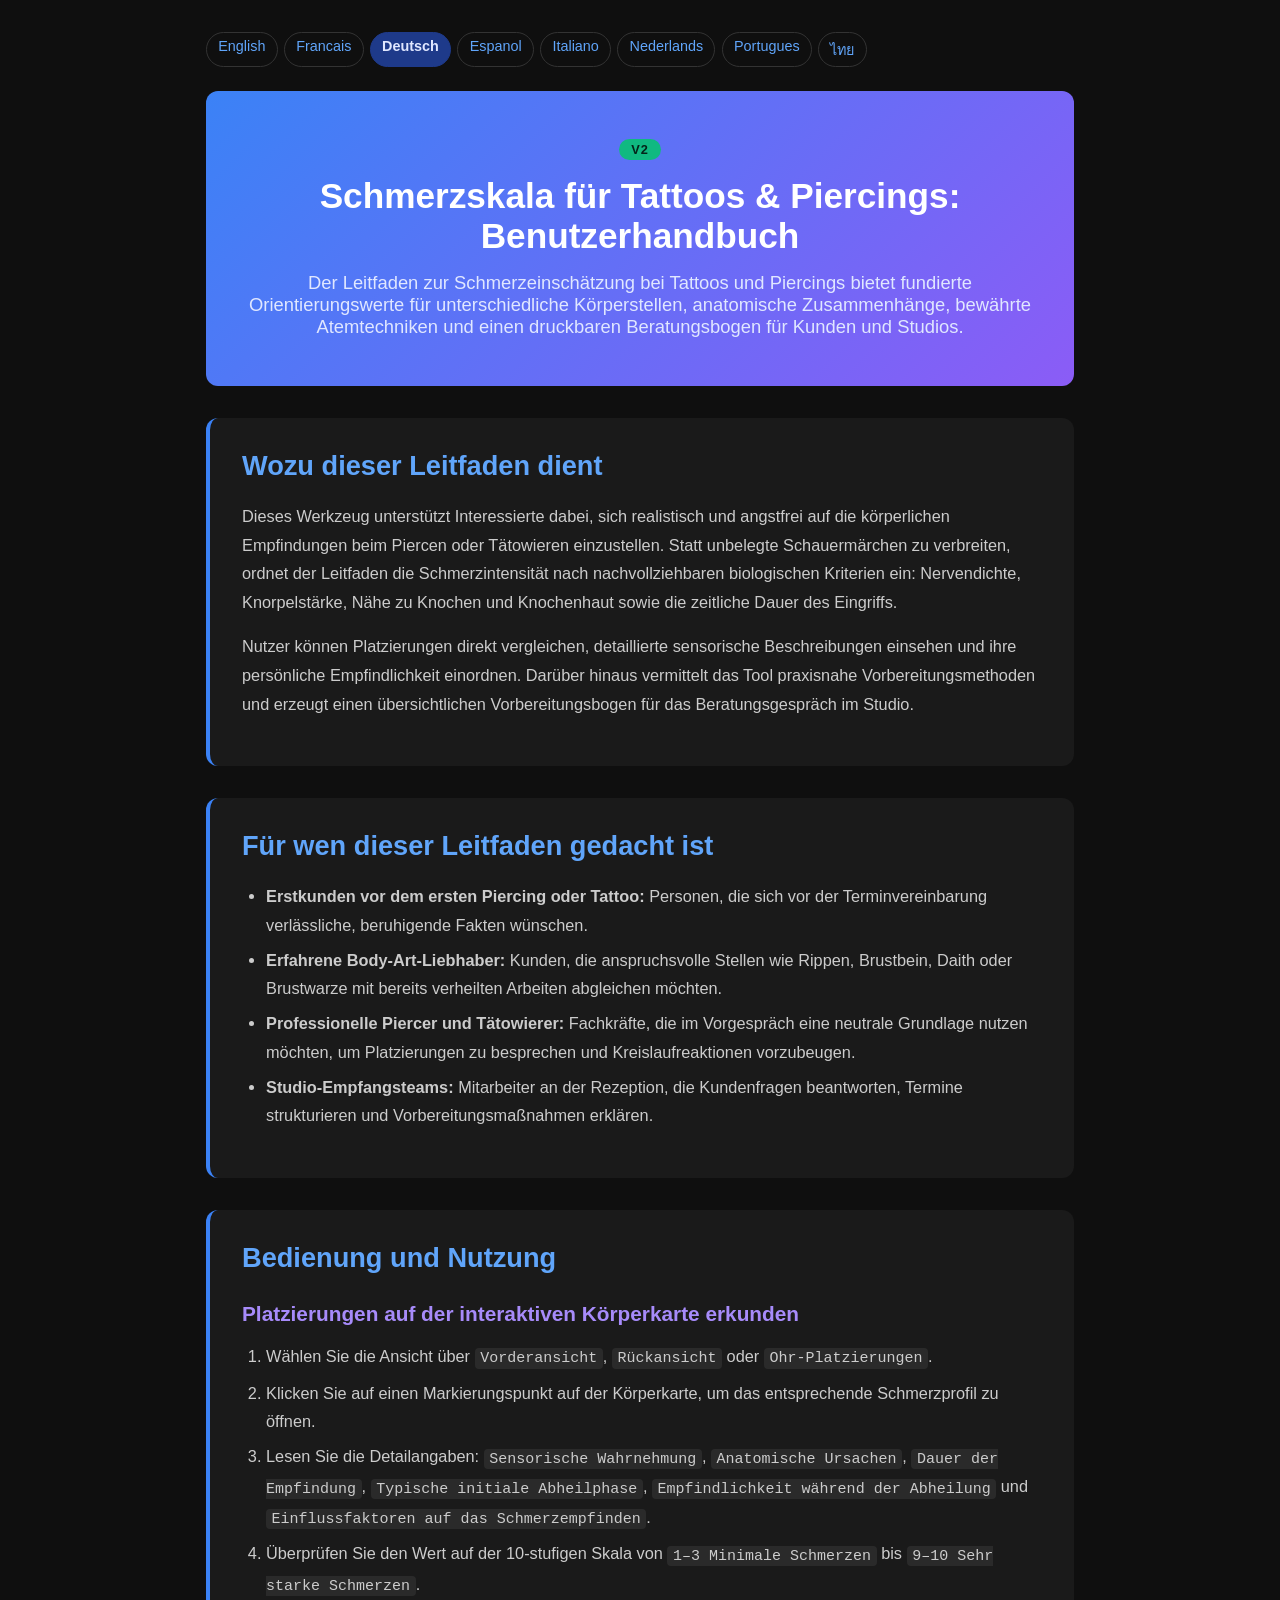
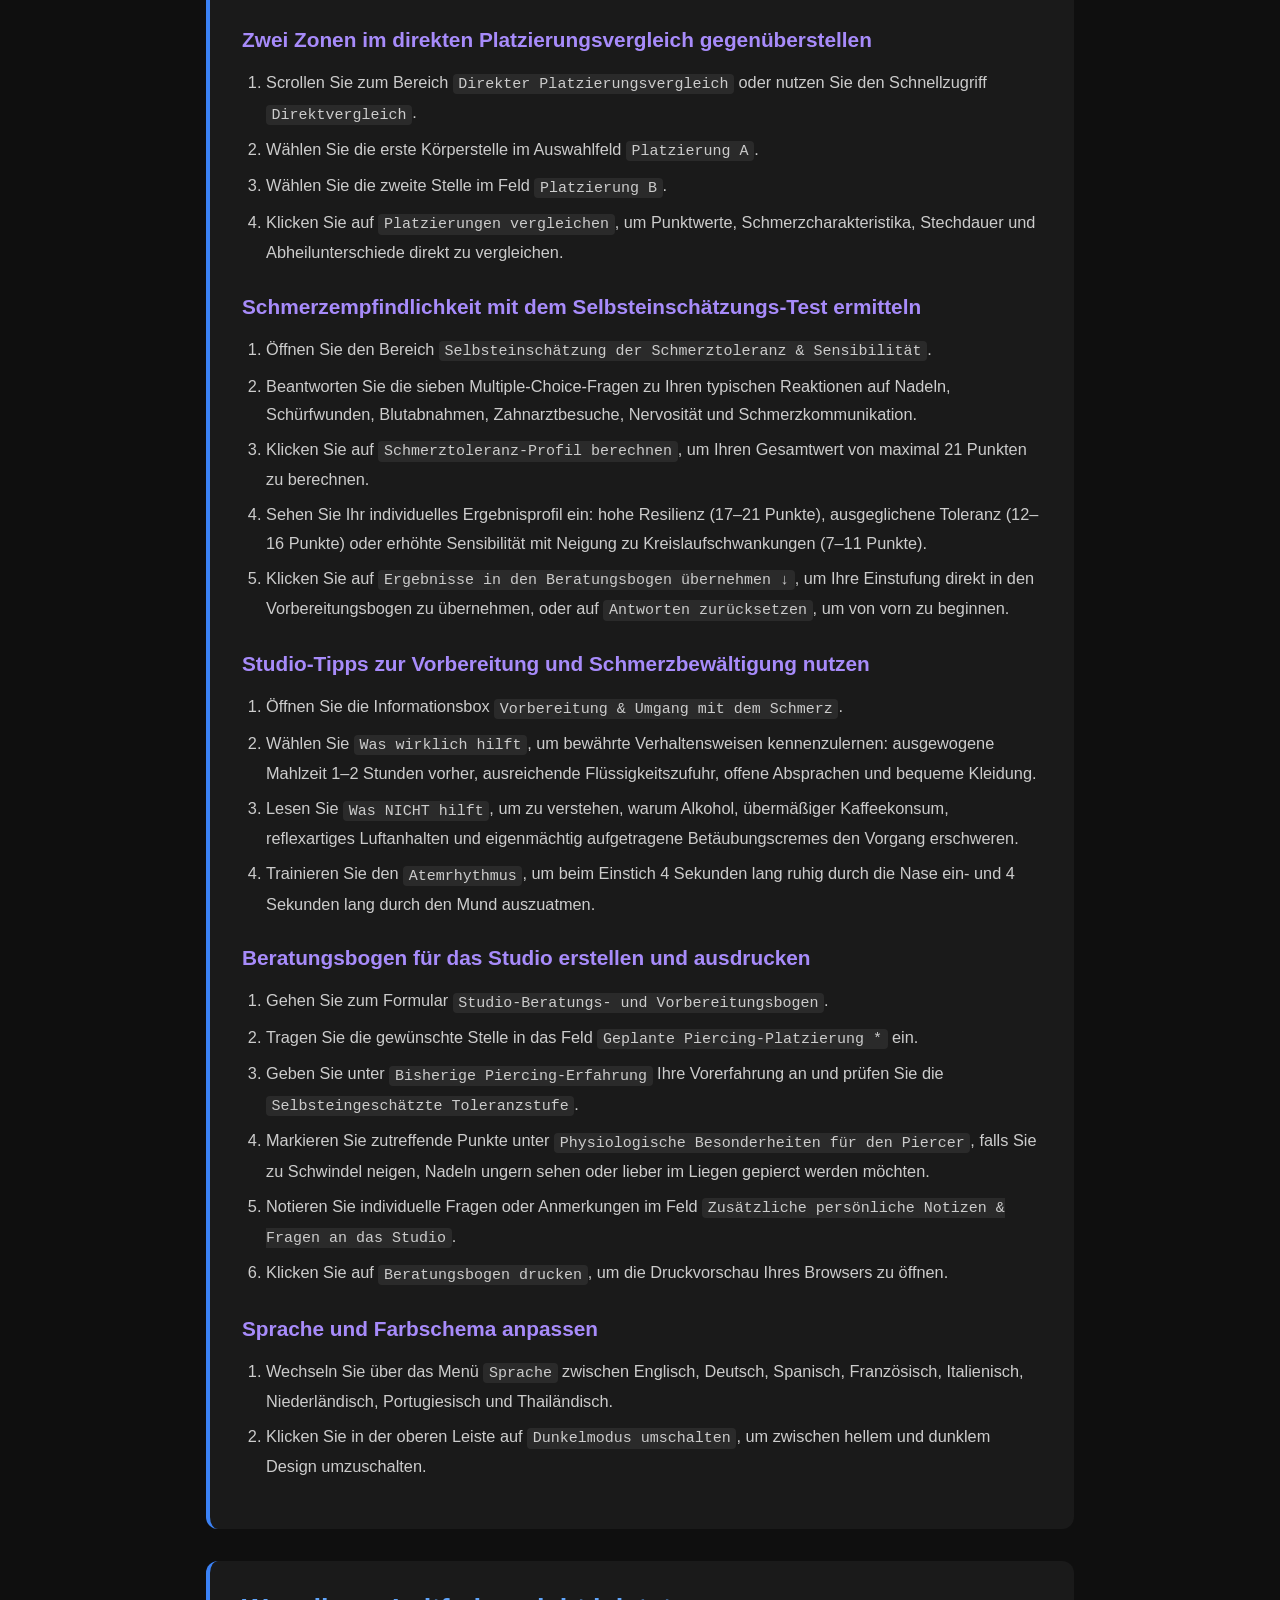
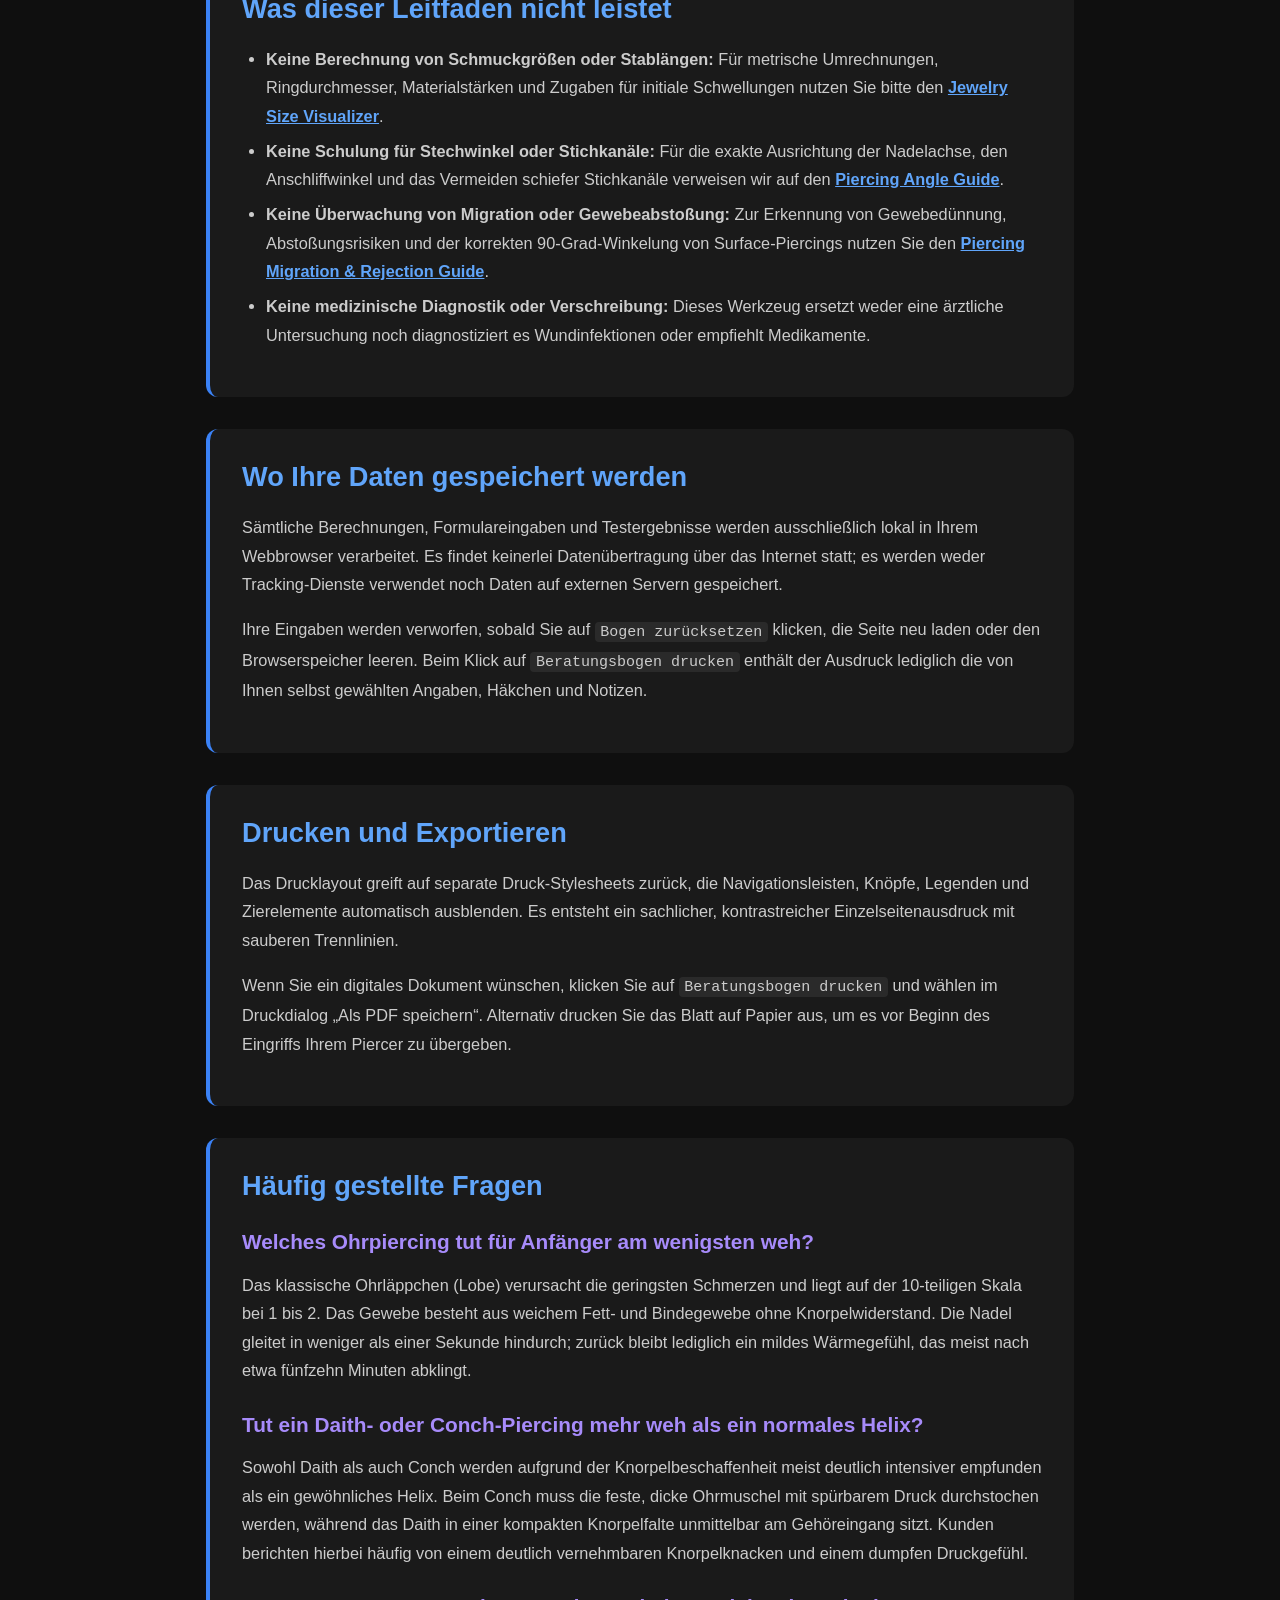
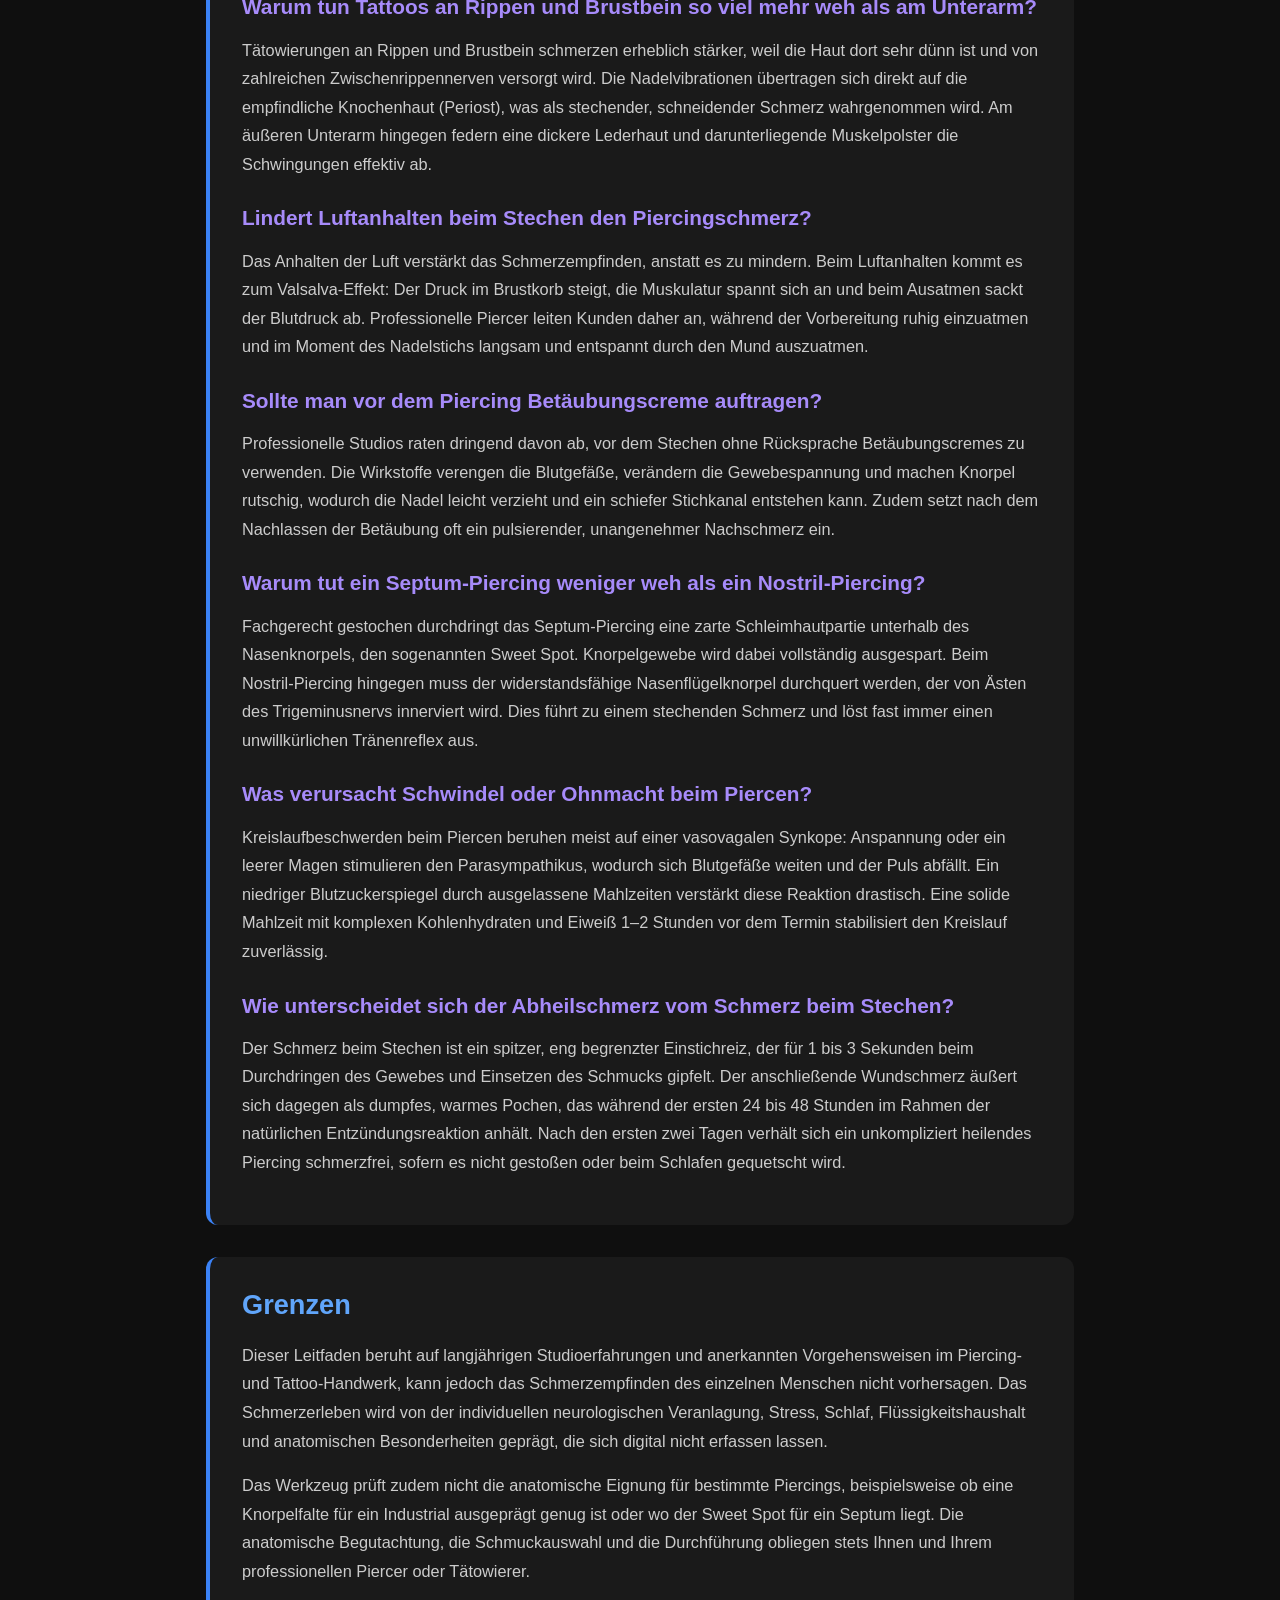
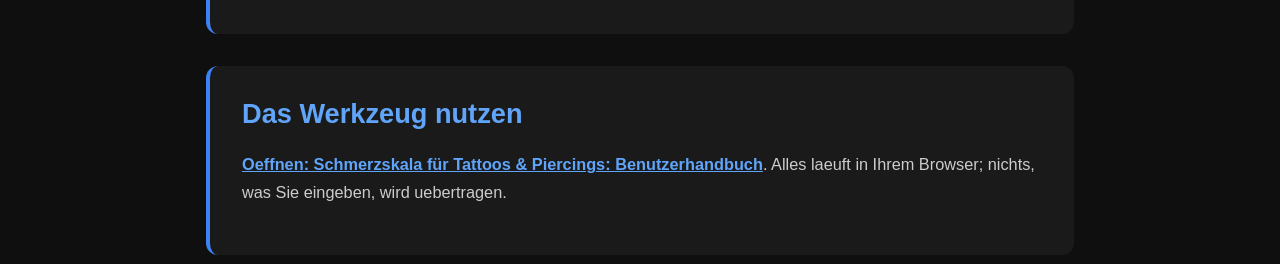
<file: documentation-de.html>
<!DOCTYPE html>
<html lang="de">
<head><meta name="robots" content="noindex,nofollow">
    <meta charset="UTF-8">
    <meta name="viewport" content="width=device-width, initial-scale=1.0">
    <title>Schmerzskala für Tattoos &amp; Piercings: Benutzerhandbuch Dokumentation | Poli International</title>
    <meta name="description" content="Der Leitfaden zur Schmerzeinschätzung bei Tattoos und Piercings bietet fundierte Orientierungswerte für unterschiedliche Körperstellen, anatomische Zusammenhänge, bewährte Atemtechniken und einen druckbaren Beratungsbogen für Kunden und Studios.">
    <link rel="canonical" href="https://poliinternational.com/piercing-pain-guide/">
    <style>
        body { background: #0f0f0f; color: #fff; font-family: -apple-system, BlinkMacSystemFont, "Segoe UI", Roboto, sans-serif; margin: 0; padding: 0; }
        body.in-iframe .doc-hero h1 { display: none; }
        * { box-sizing: border-box; }
        .entry-content { max-width: 900px; margin: 0 auto; padding: 2rem 1rem; }
        .doc-hero { background: linear-gradient(135deg, #3B82F6, #8B5CF6); padding: 3rem 2rem; text-align: center; border-radius: 0.75rem; margin-bottom: 2rem; }
        .doc-hero h1 { font-size: 2.2rem; margin: 0 0 1rem; font-weight: 700; }
        .doc-hero p { font-size: 1.15rem; color: #E0E7FF; margin: 0; }
        .doc-hero .v2 { display: inline-block; margin-bottom: 1rem; padding: 0.2rem 0.75rem; border-radius: 999px; background: #10B981; color: #04241a; font-weight: 800; font-size: 0.8rem; letter-spacing: 0.08em; }
        .doc-section { margin: 2rem 0; padding: 2rem; background: #1a1a1a; border-radius: 0.75rem; border-left: 4px solid #3B82F6; }
        .doc-section h2 { color: #60A5FA; font-size: 1.7rem; margin: 0 0 1.25rem; font-weight: 600; }
        .doc-section h3 { color: #A78BFA; font-size: 1.3rem; margin: 1.75rem 0 0.75rem; font-weight: 600; }
        .doc-section p, .doc-section li { color: #ccc; line-height: 1.75; font-size: 1.02rem; }
        .doc-section ul, .doc-section ol { padding-left: 1.5rem; }
        .doc-section li { margin: 0.4rem 0; }
        .doc-section code { background: #2a2a2a; padding: 0.1rem 0.35rem; border-radius: 0.25rem; font-size: 0.92em; }
        .doc-section a { color: #60A5FA; font-weight: 600; }
        .highlight-box { background: linear-gradient(135deg, #1E3A8A, #4C1D95); padding: 1.25rem 1.5rem; border-radius: 0.5rem; margin: 1.5rem 0; border-left: 4px solid #10B981; }
        .highlight-box p { color: #E0E7FF; margin: 0; }
        table { width: 100%; border-collapse: collapse; margin: 1.5rem 0; }
        th, td { padding: 0.75rem; text-align: left; border: 1px solid #333; vertical-align: top; }
        th { background: #2a2a2a; color: #60A5FA; }
        td { color: #ccc; }
        .doc-langs { display: flex; flex-wrap: wrap; gap: 0.4rem; margin: 0 0 1.5rem; font-size: 0.9rem; }
        .doc-langs a, .doc-langs span { padding: 0.3rem 0.7rem; border-radius: 999px; border: 1px solid #333; text-decoration: none; }
        .doc-langs a { color: #60A5FA; }
        .doc-langs span { background: #1E3A8A; color: #E0E7FF; border-color: #1E3A8A; font-weight: 700; }
    </style>
</head>
<body>
<script>if (window.self !== window.top) document.body.classList.add('in-iframe');</script>
    <div class="entry-content">
        <nav class="doc-langs" aria-label="Documentation language"><a lang="en" href="documentation.html">English</a><a lang="fr" href="documentation-fr.html">Francais</a><span lang="de">Deutsch</span><a lang="es" href="documentation-es.html">Espanol</a><a lang="it" href="documentation-it.html">Italiano</a><a lang="nl" href="documentation-nl.html">Nederlands</a><a lang="pt" href="documentation-pt.html">Portugues</a><a lang="th" href="documentation-th.html">ไทย</a></nav>
        <div class="doc-hero">
            <span class="v2">V2</span>
            <h1>Schmerzskala für Tattoos &amp; Piercings: Benutzerhandbuch</h1>
            <p>Der Leitfaden zur Schmerzeinschätzung bei Tattoos und Piercings bietet fundierte Orientierungswerte für unterschiedliche Körperstellen, anatomische Zusammenhänge, bewährte Atemtechniken und einen druckbaren Beratungsbogen für Kunden und Studios.</p>
        </div>
        <div class="doc-section">
        <h2>Wozu dieser Leitfaden dient</h2>
        <p>Dieses Werkzeug unterstützt Interessierte dabei, sich realistisch und angstfrei auf die körperlichen Empfindungen beim Piercen oder Tätowieren einzustellen. Statt unbelegte Schauermärchen zu verbreiten, ordnet der Leitfaden die Schmerzintensität nach nachvollziehbaren biologischen Kriterien ein: Nervendichte, Knorpelstärke, Nähe zu Knochen und Knochenhaut sowie die zeitliche Dauer des Eingriffs.</p>
        <p>Nutzer können Platzierungen direkt vergleichen, detaillierte sensorische Beschreibungen einsehen und ihre persönliche Empfindlichkeit einordnen. Darüber hinaus vermittelt das Tool praxisnahe Vorbereitungsmethoden und erzeugt einen übersichtlichen Vorbereitungsbogen für das Beratungsgespräch im Studio.</p>
        </div>
        <div class="doc-section">
        <h2>Für wen dieser Leitfaden gedacht ist</h2>
        <ul>
        <li><strong>Erstkunden vor dem ersten Piercing oder Tattoo:</strong> Personen, die sich vor der Terminvereinbarung verlässliche, beruhigende Fakten wünschen.</li>
        <li><strong>Erfahrene Body-Art-Liebhaber:</strong> Kunden, die anspruchsvolle Stellen wie Rippen, Brustbein, Daith oder Brustwarze mit bereits verheilten Arbeiten abgleichen möchten.</li>
        <li><strong>Professionelle Piercer und Tätowierer:</strong> Fachkräfte, die im Vorgespräch eine neutrale Grundlage nutzen möchten, um Platzierungen zu besprechen und Kreislaufreaktionen vorzubeugen.</li>
        <li><strong>Studio-Empfangsteams:</strong> Mitarbeiter an der Rezeption, die Kundenfragen beantworten, Termine strukturieren und Vorbereitungsmaßnahmen erklären.</li>
        </ul>
        </div>
        <div class="doc-section">
        <h2>Bedienung und Nutzung</h2>
        <h3>Platzierungen auf der interaktiven Körperkarte erkunden</h3>
        <ol>
        <li>Wählen Sie die Ansicht über <code>Vorderansicht</code>, <code>Rückansicht</code> oder <code>Ohr-Platzierungen</code>.</li>
        <li>Klicken Sie auf einen Markierungspunkt auf der Körperkarte, um das entsprechende Schmerzprofil zu öffnen.</li>
        <li>Lesen Sie die Detailangaben: <code>Sensorische Wahrnehmung</code>, <code>Anatomische Ursachen</code>, <code>Dauer der Empfindung</code>, <code>Typische initiale Abheilphase</code>, <code>Empfindlichkeit während der Abheilung</code> und <code>Einflussfaktoren auf das Schmerzempfinden</code>.</li>
        <li>Überprüfen Sie den Wert auf der 10-stufigen Skala von <code>1–3 Minimale Schmerzen</code> bis <code>9–10 Sehr starke Schmerzen</code>.</li>
        </ol>
        <h3>Zwei Zonen im direkten Platzierungsvergleich gegenüberstellen</h3>
        <ol>
        <li>Scrollen Sie zum Bereich <code>Direkter Platzierungsvergleich</code> oder nutzen Sie den Schnellzugriff <code>Direktvergleich</code>.</li>
        <li>Wählen Sie die erste Körperstelle im Auswahlfeld <code>Platzierung A</code>.</li>
        <li>Wählen Sie die zweite Stelle im Feld <code>Platzierung B</code>.</li>
        <li>Klicken Sie auf <code>Platzierungen vergleichen</code>, um Punktwerte, Schmerzcharakteristika, Stechdauer und Abheilunterschiede direkt zu vergleichen.</li>
        </ol>
        <h3>Schmerzempfindlichkeit mit dem Selbsteinschätzungs-Test ermitteln</h3>
        <ol>
        <li>Öffnen Sie den Bereich <code>Selbsteinschätzung der Schmerztoleranz &amp; Sensibilität</code>.</li>
        <li>Beantworten Sie die sieben Multiple-Choice-Fragen zu Ihren typischen Reaktionen auf Nadeln, Schürfwunden, Blutabnahmen, Zahnarztbesuche, Nervosität und Schmerzkommunikation.</li>
        <li>Klicken Sie auf <code>Schmerztoleranz-Profil berechnen</code>, um Ihren Gesamtwert von maximal 21 Punkten zu berechnen.</li>
        <li>Sehen Sie Ihr individuelles Ergebnisprofil ein: hohe Resilienz (17–21 Punkte), ausgeglichene Toleranz (12–16 Punkte) oder erhöhte Sensibilität mit Neigung zu Kreislaufschwankungen (7–11 Punkte).</li>
        <li>Klicken Sie auf <code>Ergebnisse in den Beratungsbogen übernehmen ↓</code>, um Ihre Einstufung direkt in den Vorbereitungsbogen zu übernehmen, oder auf <code>Antworten zurücksetzen</code>, um von vorn zu beginnen.</li>
        </ol>
        <h3>Studio-Tipps zur Vorbereitung und Schmerzbewältigung nutzen</h3>
        <ol>
        <li>Öffnen Sie die Informationsbox <code>Vorbereitung &amp; Umgang mit dem Schmerz</code>.</li>
        <li>Wählen Sie <code>Was wirklich hilft</code>, um bewährte Verhaltensweisen kennenzulernen: ausgewogene Mahlzeit 1–2 Stunden vorher, ausreichende Flüssigkeitszufuhr, offene Absprachen und bequeme Kleidung.</li>
        <li>Lesen Sie <code>Was NICHT hilft</code>, um zu verstehen, warum Alkohol, übermäßiger Kaffeekonsum, reflexartiges Luftanhalten und eigenmächtig aufgetragene Betäubungscremes den Vorgang erschweren.</li>
        <li>Trainieren Sie den <code>Atemrhythmus</code>, um beim Einstich 4 Sekunden lang ruhig durch die Nase ein- und 4 Sekunden lang durch den Mund auszuatmen.</li>
        </ol>
        <h3>Beratungsbogen für das Studio erstellen und ausdrucken</h3>
        <ol>
        <li>Gehen Sie zum Formular <code>Studio-Beratungs- und Vorbereitungsbogen</code>.</li>
        <li>Tragen Sie die gewünschte Stelle in das Feld <code>Geplante Piercing-Platzierung *</code> ein.</li>
        <li>Geben Sie unter <code>Bisherige Piercing-Erfahrung</code> Ihre Vorerfahrung an und prüfen Sie die <code>Selbsteingeschätzte Toleranzstufe</code>.</li>
        <li>Markieren Sie zutreffende Punkte unter <code>Physiologische Besonderheiten für den Piercer</code>, falls Sie zu Schwindel neigen, Nadeln ungern sehen oder lieber im Liegen gepierct werden möchten.</li>
        <li>Notieren Sie individuelle Fragen oder Anmerkungen im Feld <code>Zusätzliche persönliche Notizen &amp; Fragen an das Studio</code>.</li>
        <li>Klicken Sie auf <code>Beratungsbogen drucken</code>, um die Druckvorschau Ihres Browsers zu öffnen.</li>
        </ol>
        <h3>Sprache und Farbschema anpassen</h3>
        <ol>
        <li>Wechseln Sie über das Menü <code>Sprache</code> zwischen Englisch, Deutsch, Spanisch, Französisch, Italienisch, Niederländisch, Portugiesisch und Thailändisch.</li>
        <li>Klicken Sie in der oberen Leiste auf <code>Dunkelmodus umschalten</code>, um zwischen hellem und dunklem Design umzuschalten.</li>
        </ol>
        </div>
        <div class="doc-section">
        <h2>Was dieser Leitfaden nicht leistet</h2>
        <ul>
        <li><strong>Keine Berechnung von Schmuckgrößen oder Stablängen:</strong> Für metrische Umrechnungen, Ringdurchmesser, Materialstärken und Zugaben für initiale Schwellungen nutzen Sie bitte den <a href="https://poliinternational.com/jewelry-size-visualizer/" target="_top">Jewelry Size Visualizer</a>.</li>
        <li><strong>Keine Schulung für Stechwinkel oder Stichkanäle:</strong> Für die exakte Ausrichtung der Nadelachse, den Anschliffwinkel und das Vermeiden schiefer Stichkanäle verweisen wir auf den <a href="https://poliinternational.com/piercing-angle-guide/" target="_top">Piercing Angle Guide</a>.</li>
        <li><strong>Keine Überwachung von Migration oder Gewebeabstoßung:</strong> Zur Erkennung von Gewebedünnung, Abstoßungsrisiken und der korrekten 90-Grad-Winkelung von Surface-Piercings nutzen Sie den <a href="https://poliinternational.com/piercing-migration-risk/" target="_top">Piercing Migration &amp; Rejection Guide</a>.</li>
        <li><strong>Keine medizinische Diagnostik oder Verschreibung:</strong> Dieses Werkzeug ersetzt weder eine ärztliche Untersuchung noch diagnostiziert es Wundinfektionen oder empfiehlt Medikamente.</li>
        </ul>
        </div>
        <div class="doc-section">
        <h2>Wo Ihre Daten gespeichert werden</h2>
        <p>Sämtliche Berechnungen, Formulareingaben und Testergebnisse werden ausschließlich lokal in Ihrem Webbrowser verarbeitet. Es findet keinerlei Datenübertragung über das Internet statt; es werden weder Tracking-Dienste verwendet noch Daten auf externen Servern gespeichert.</p>
        <p>Ihre Eingaben werden verworfen, sobald Sie auf <code>Bogen zurücksetzen</code> klicken, die Seite neu laden oder den Browserspeicher leeren. Beim Klick auf <code>Beratungsbogen drucken</code> enthält der Ausdruck lediglich die von Ihnen selbst gewählten Angaben, Häkchen und Notizen.</p>
        </div>
        <div class="doc-section">
        <h2>Drucken und Exportieren</h2>
        <p>Das Drucklayout greift auf separate Druck-Stylesheets zurück, die Navigationsleisten, Knöpfe, Legenden und Zierelemente automatisch ausblenden. Es entsteht ein sachlicher, kontrastreicher Einzelseitenausdruck mit sauberen Trennlinien.</p>
        <p>Wenn Sie ein digitales Dokument wünschen, klicken Sie auf <code>Beratungsbogen drucken</code> und wählen im Druckdialog „Als PDF speichern“. Alternativ drucken Sie das Blatt auf Papier aus, um es vor Beginn des Eingriffs Ihrem Piercer zu übergeben.</p>
        </div>
        <div class="doc-section">
        <h2>Häufig gestellte Fragen</h2>
        <h3>Welches Ohrpiercing tut für Anfänger am wenigsten weh?</h3>
        <p>Das klassische Ohrläppchen (Lobe) verursacht die geringsten Schmerzen und liegt auf der 10-teiligen Skala bei 1 bis 2. Das Gewebe besteht aus weichem Fett- und Bindegewebe ohne Knorpelwiderstand. Die Nadel gleitet in weniger als einer Sekunde hindurch; zurück bleibt lediglich ein mildes Wärmegefühl, das meist nach etwa fünfzehn Minuten abklingt.</p>
        <h3>Tut ein Daith- oder Conch-Piercing mehr weh als ein normales Helix?</h3>
        <p>Sowohl Daith als auch Conch werden aufgrund der Knorpelbeschaffenheit meist deutlich intensiver empfunden als ein gewöhnliches Helix. Beim Conch muss die feste, dicke Ohrmuschel mit spürbarem Druck durchstochen werden, während das Daith in einer kompakten Knorpelfalte unmittelbar am Gehöreingang sitzt. Kunden berichten hierbei häufig von einem deutlich vernehmbaren Knorpelknacken und einem dumpfen Druckgefühl.</p>
        <h3>Warum tun Tattoos an Rippen und Brustbein so viel mehr weh als am Unterarm?</h3>
        <p>Tätowierungen an Rippen und Brustbein schmerzen erheblich stärker, weil die Haut dort sehr dünn ist und von zahlreichen Zwischenrippennerven versorgt wird. Die Nadelvibrationen übertragen sich direkt auf die empfindliche Knochenhaut (Periost), was als stechender, schneidender Schmerz wahrgenommen wird. Am äußeren Unterarm hingegen federn eine dickere Lederhaut und darunterliegende Muskelpolster die Schwingungen effektiv ab.</p>
        <h3>Lindert Luftanhalten beim Stechen den Piercingschmerz?</h3>
        <p>Das Anhalten der Luft verstärkt das Schmerzempfinden, anstatt es zu mindern. Beim Luftanhalten kommt es zum Valsalva-Effekt: Der Druck im Brustkorb steigt, die Muskulatur spannt sich an und beim Ausatmen sackt der Blutdruck ab. Professionelle Piercer leiten Kunden daher an, während der Vorbereitung ruhig einzuatmen und im Moment des Nadelstichs langsam und entspannt durch den Mund auszuatmen.</p>
        <h3>Sollte man vor dem Piercing Betäubungscreme auftragen?</h3>
        <p>Professionelle Studios raten dringend davon ab, vor dem Stechen ohne Rücksprache Betäubungscremes zu verwenden. Die Wirkstoffe verengen die Blutgefäße, verändern die Gewebespannung und machen Knorpel rutschig, wodurch die Nadel leicht verzieht und ein schiefer Stichkanal entstehen kann. Zudem setzt nach dem Nachlassen der Betäubung oft ein pulsierender, unangenehmer Nachschmerz ein.</p>
        <h3>Warum tut ein Septum-Piercing weniger weh als ein Nostril-Piercing?</h3>
        <p>Fachgerecht gestochen durchdringt das Septum-Piercing eine zarte Schleimhautpartie unterhalb des Nasenknorpels, den sogenannten Sweet Spot. Knorpelgewebe wird dabei vollständig ausgespart. Beim Nostril-Piercing hingegen muss der widerstandsfähige Nasenflügelknorpel durchquert werden, der von Ästen des Trigeminusnervs innerviert wird. Dies führt zu einem stechenden Schmerz und löst fast immer einen unwillkürlichen Tränenreflex aus.</p>
        <h3>Was verursacht Schwindel oder Ohnmacht beim Piercen?</h3>
        <p>Kreislaufbeschwerden beim Piercen beruhen meist auf einer vasovagalen Synkope: Anspannung oder ein leerer Magen stimulieren den Parasympathikus, wodurch sich Blutgefäße weiten und der Puls abfällt. Ein niedriger Blutzuckerspiegel durch ausgelassene Mahlzeiten verstärkt diese Reaktion drastisch. Eine solide Mahlzeit mit komplexen Kohlenhydraten und Eiweiß 1–2 Stunden vor dem Termin stabilisiert den Kreislauf zuverlässig.</p>
        <h3>Wie unterscheidet sich der Abheilschmerz vom Schmerz beim Stechen?</h3>
        <p>Der Schmerz beim Stechen ist ein spitzer, eng begrenzter Einstichreiz, der für 1 bis 3 Sekunden beim Durchdringen des Gewebes und Einsetzen des Schmucks gipfelt. Der anschließende Wundschmerz äußert sich dagegen als dumpfes, warmes Pochen, das während der ersten 24 bis 48 Stunden im Rahmen der natürlichen Entzündungsreaktion anhält. Nach den ersten zwei Tagen verhält sich ein unkompliziert heilendes Piercing schmerzfrei, sofern es nicht gestoßen oder beim Schlafen gequetscht wird.</p>
        </div>
        <div class="doc-section">
        <h2>Grenzen</h2>
        <p>Dieser Leitfaden beruht auf langjährigen Studioerfahrungen und anerkannten Vorgehensweisen im Piercing- und Tattoo-Handwerk, kann jedoch das Schmerzempfinden des einzelnen Menschen nicht vorhersagen. Das Schmerzerleben wird von der individuellen neurologischen Veranlagung, Stress, Schlaf, Flüssigkeitshaushalt und anatomischen Besonderheiten geprägt, die sich digital nicht erfassen lassen.</p>
        <p>Das Werkzeug prüft zudem nicht die anatomische Eignung für bestimmte Piercings, beispielsweise ob eine Knorpelfalte für ein Industrial ausgeprägt genug ist oder wo der Sweet Spot für ein Septum liegt. Die anatomische Begutachtung, die Schmuckauswahl und die Durchführung obliegen stets Ihnen und Ihrem professionellen Piercer oder Tätowierer.</p>
        </div>
        <div class="doc-section">
            <h2>Das Werkzeug nutzen</h2>
            <p><a href="https://poliinternational.com/piercing-pain-guide/" target="_top">Oeffnen: Schmerzskala für Tattoos &amp; Piercings: Benutzerhandbuch</a>. Alles laeuft in Ihrem Browser; nichts, was Sie eingeben, wird uebertragen.</p>
        </div>
    </div>
</body>
</html>
</file>
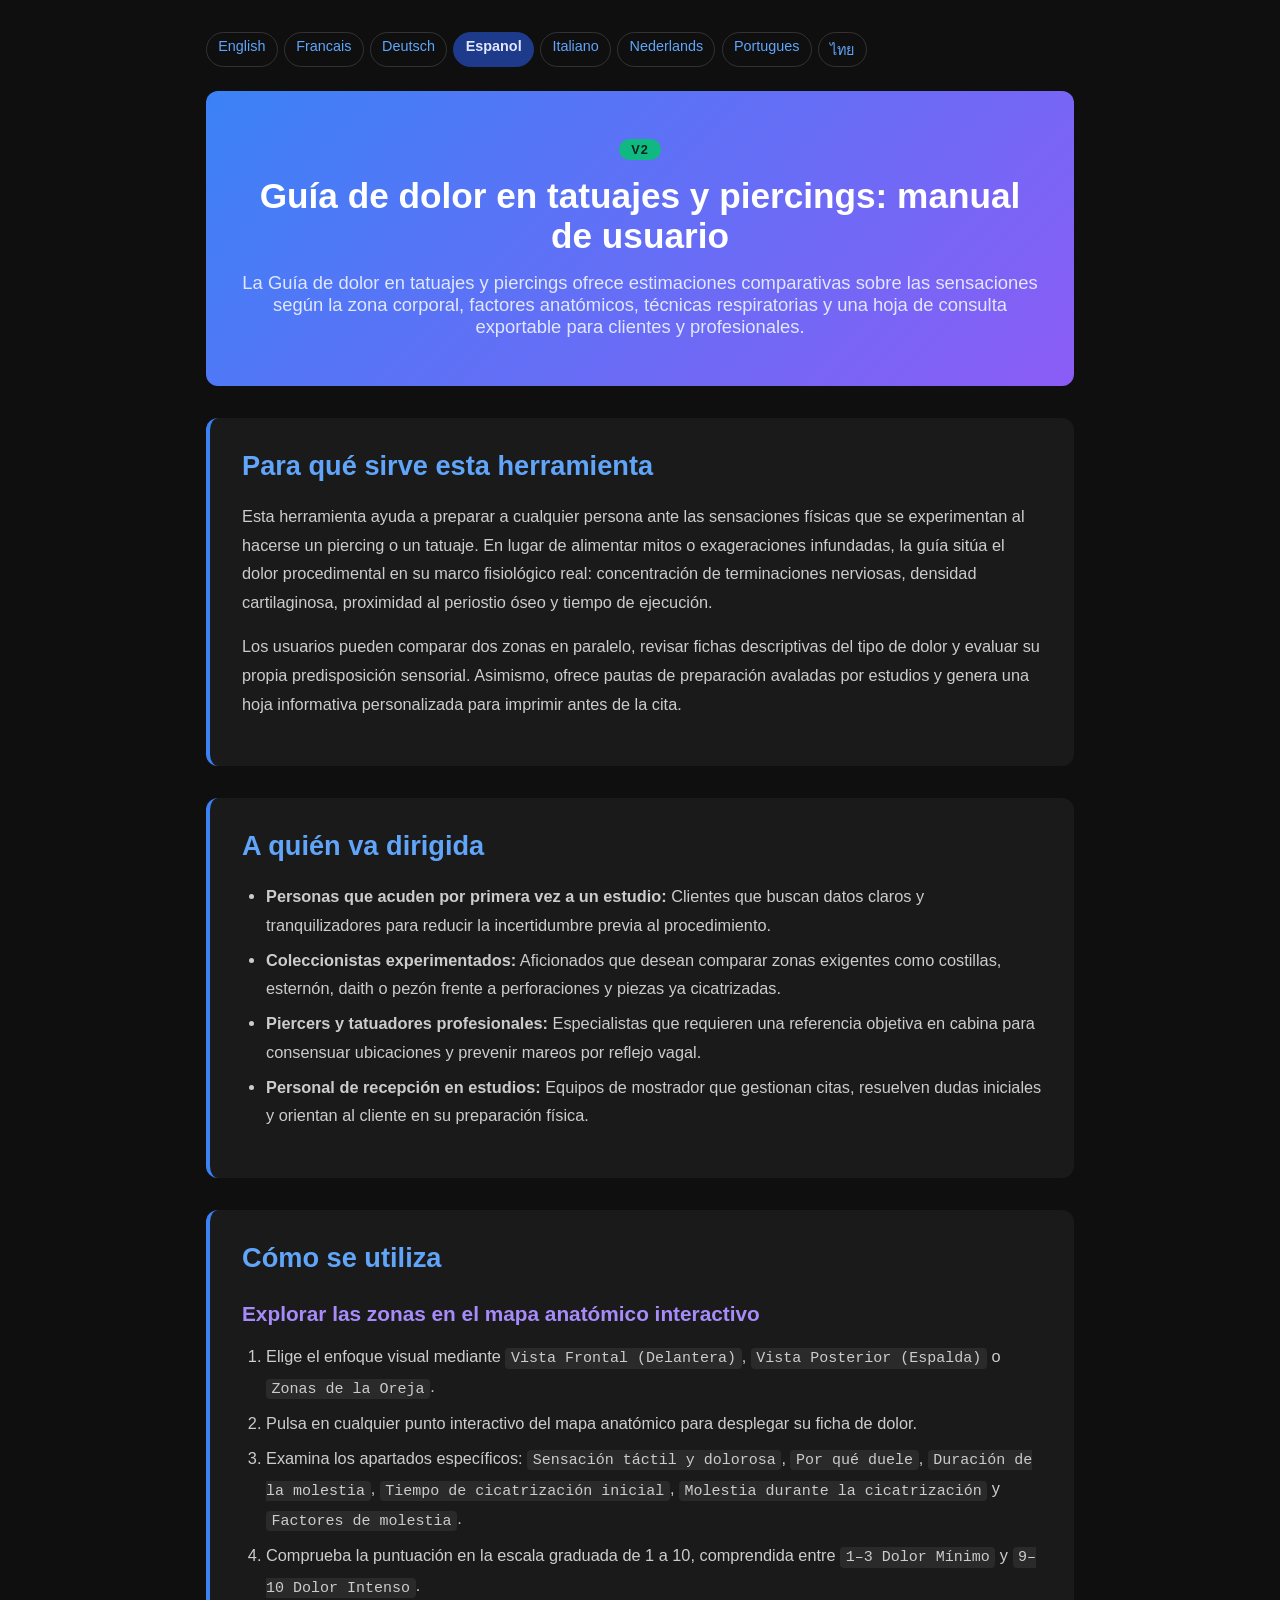
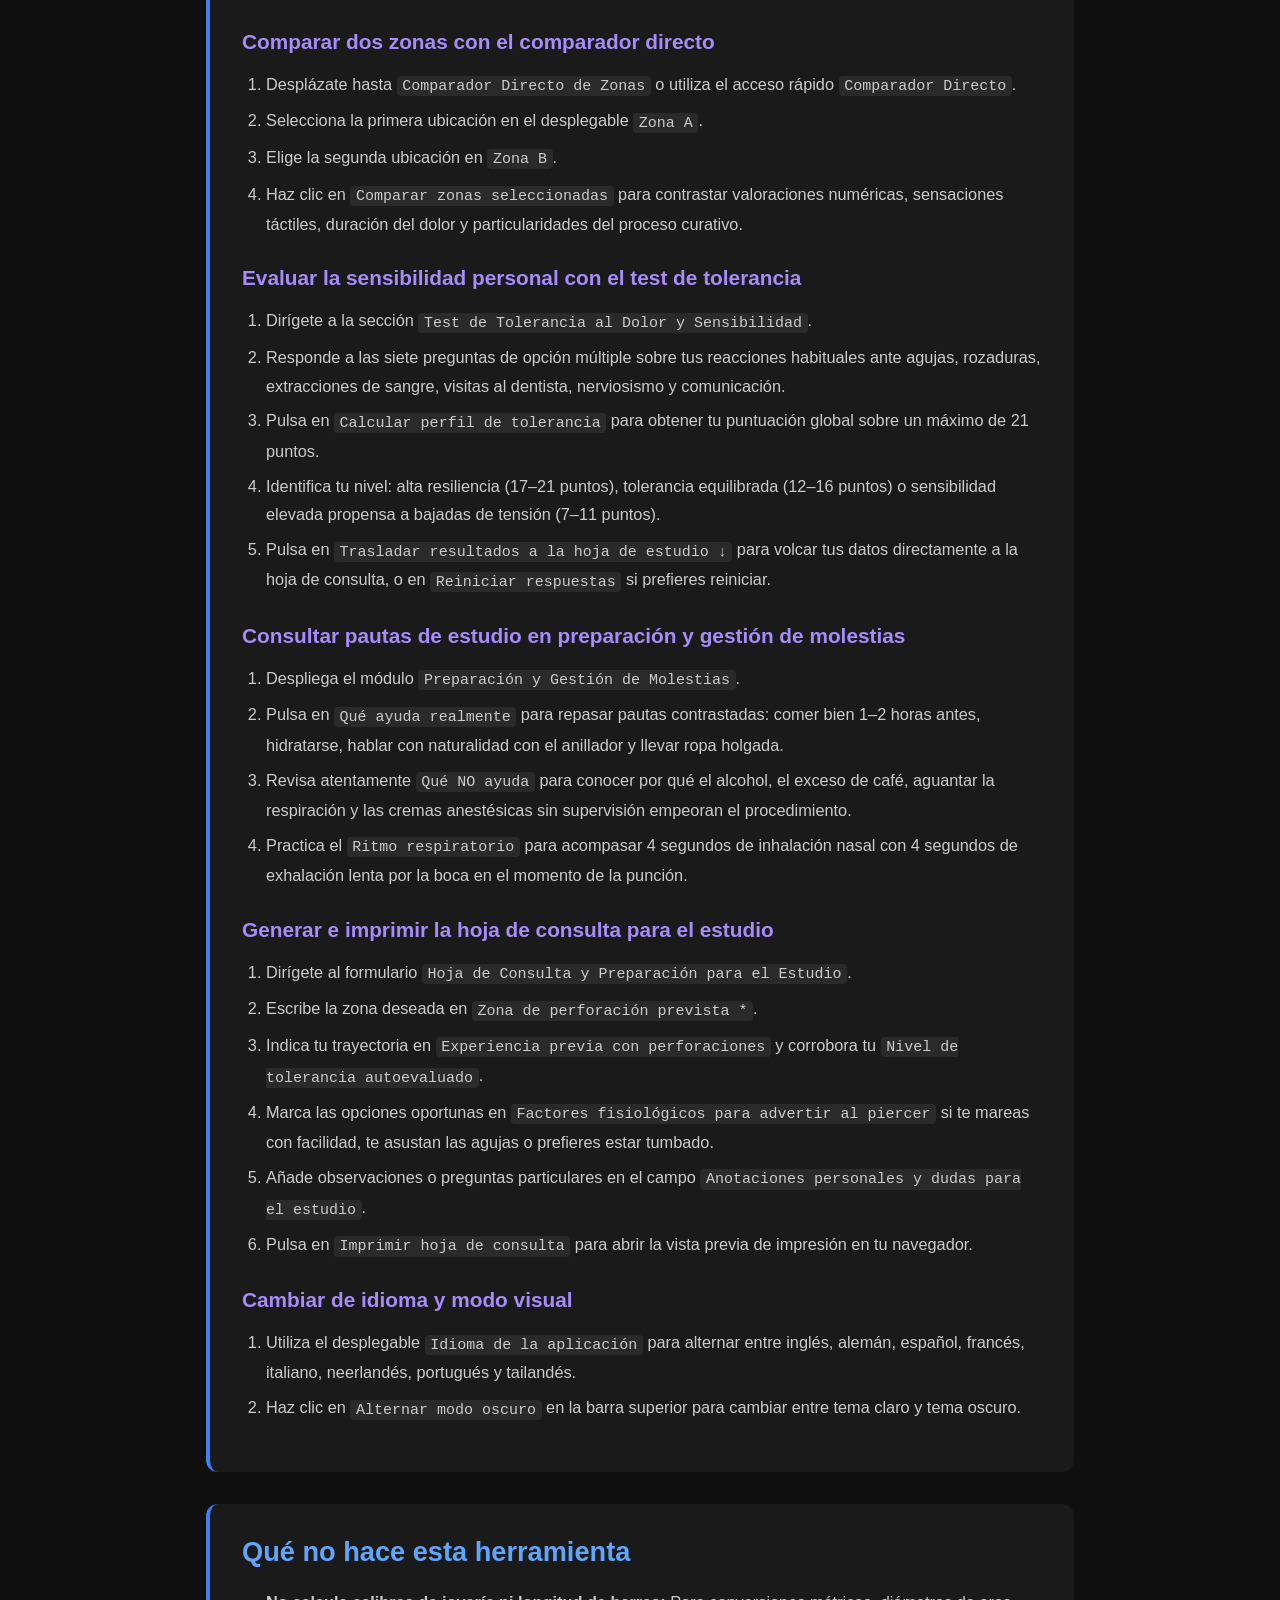
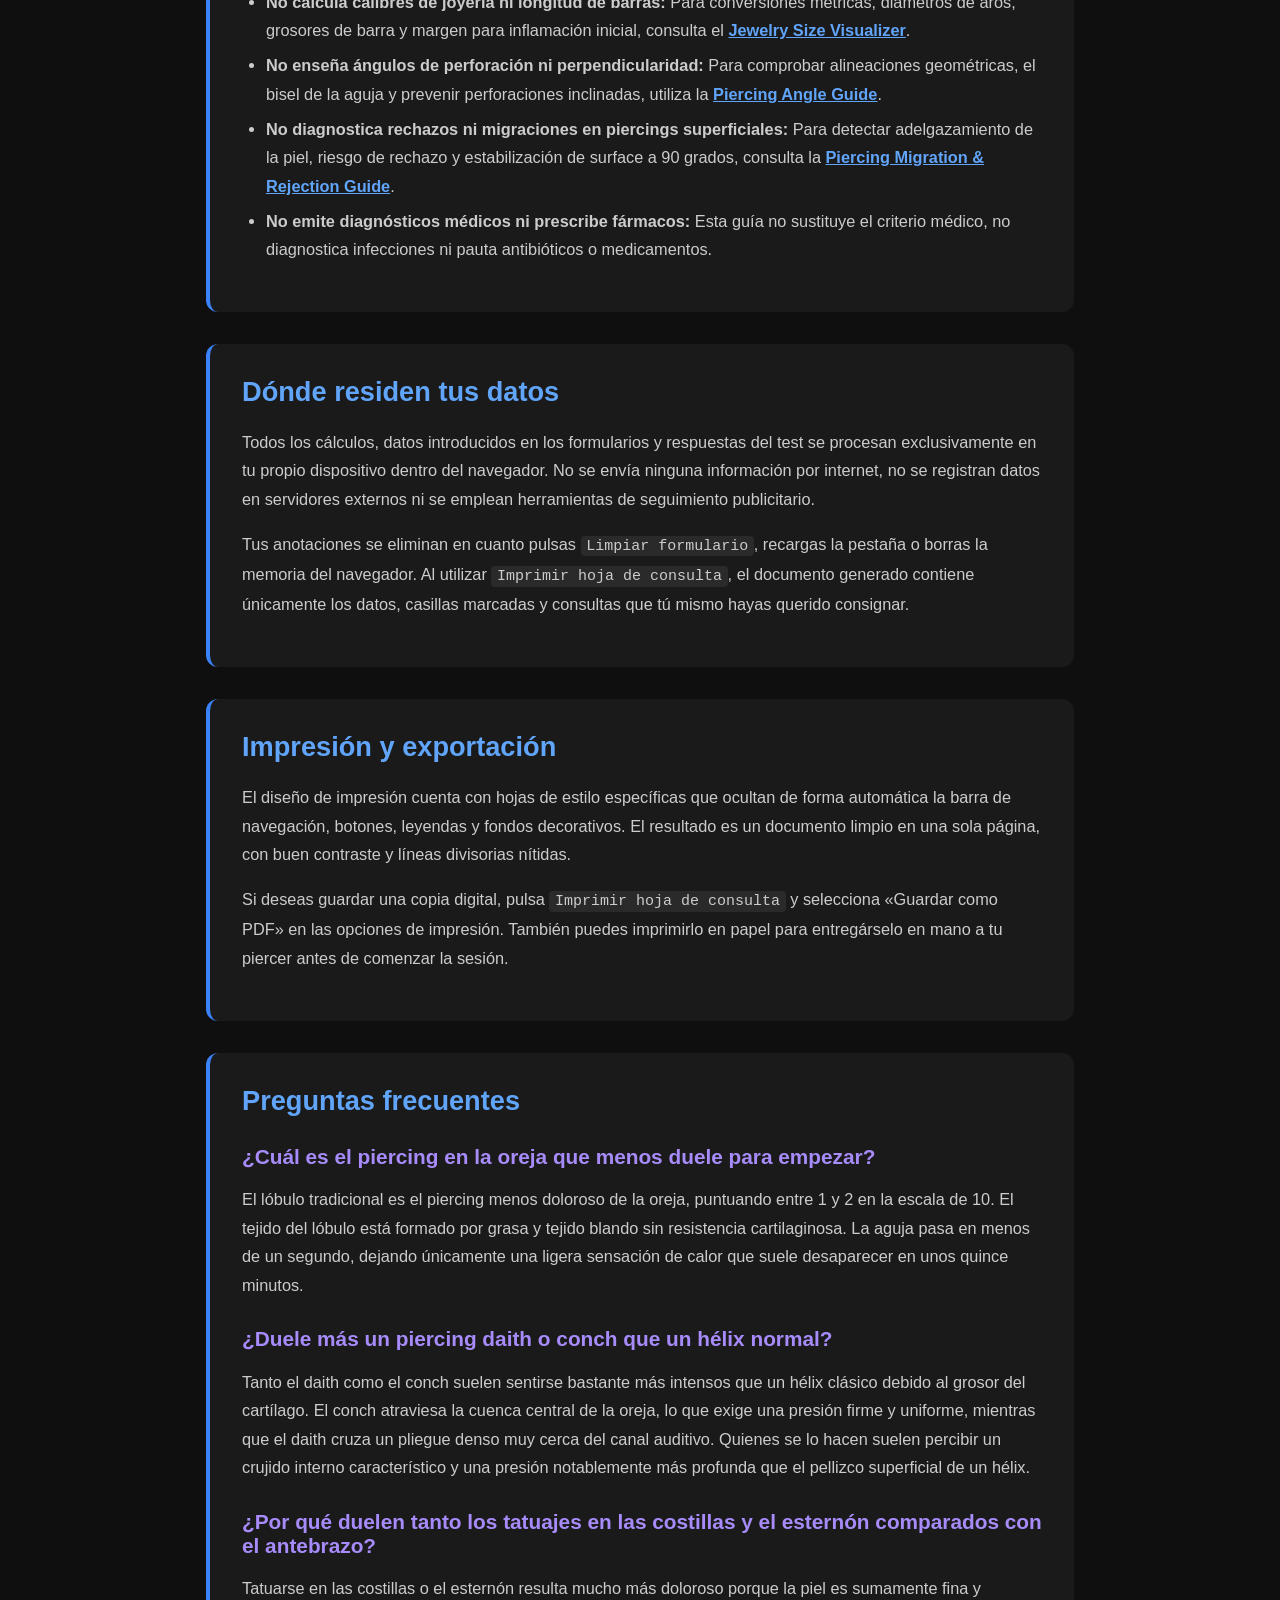
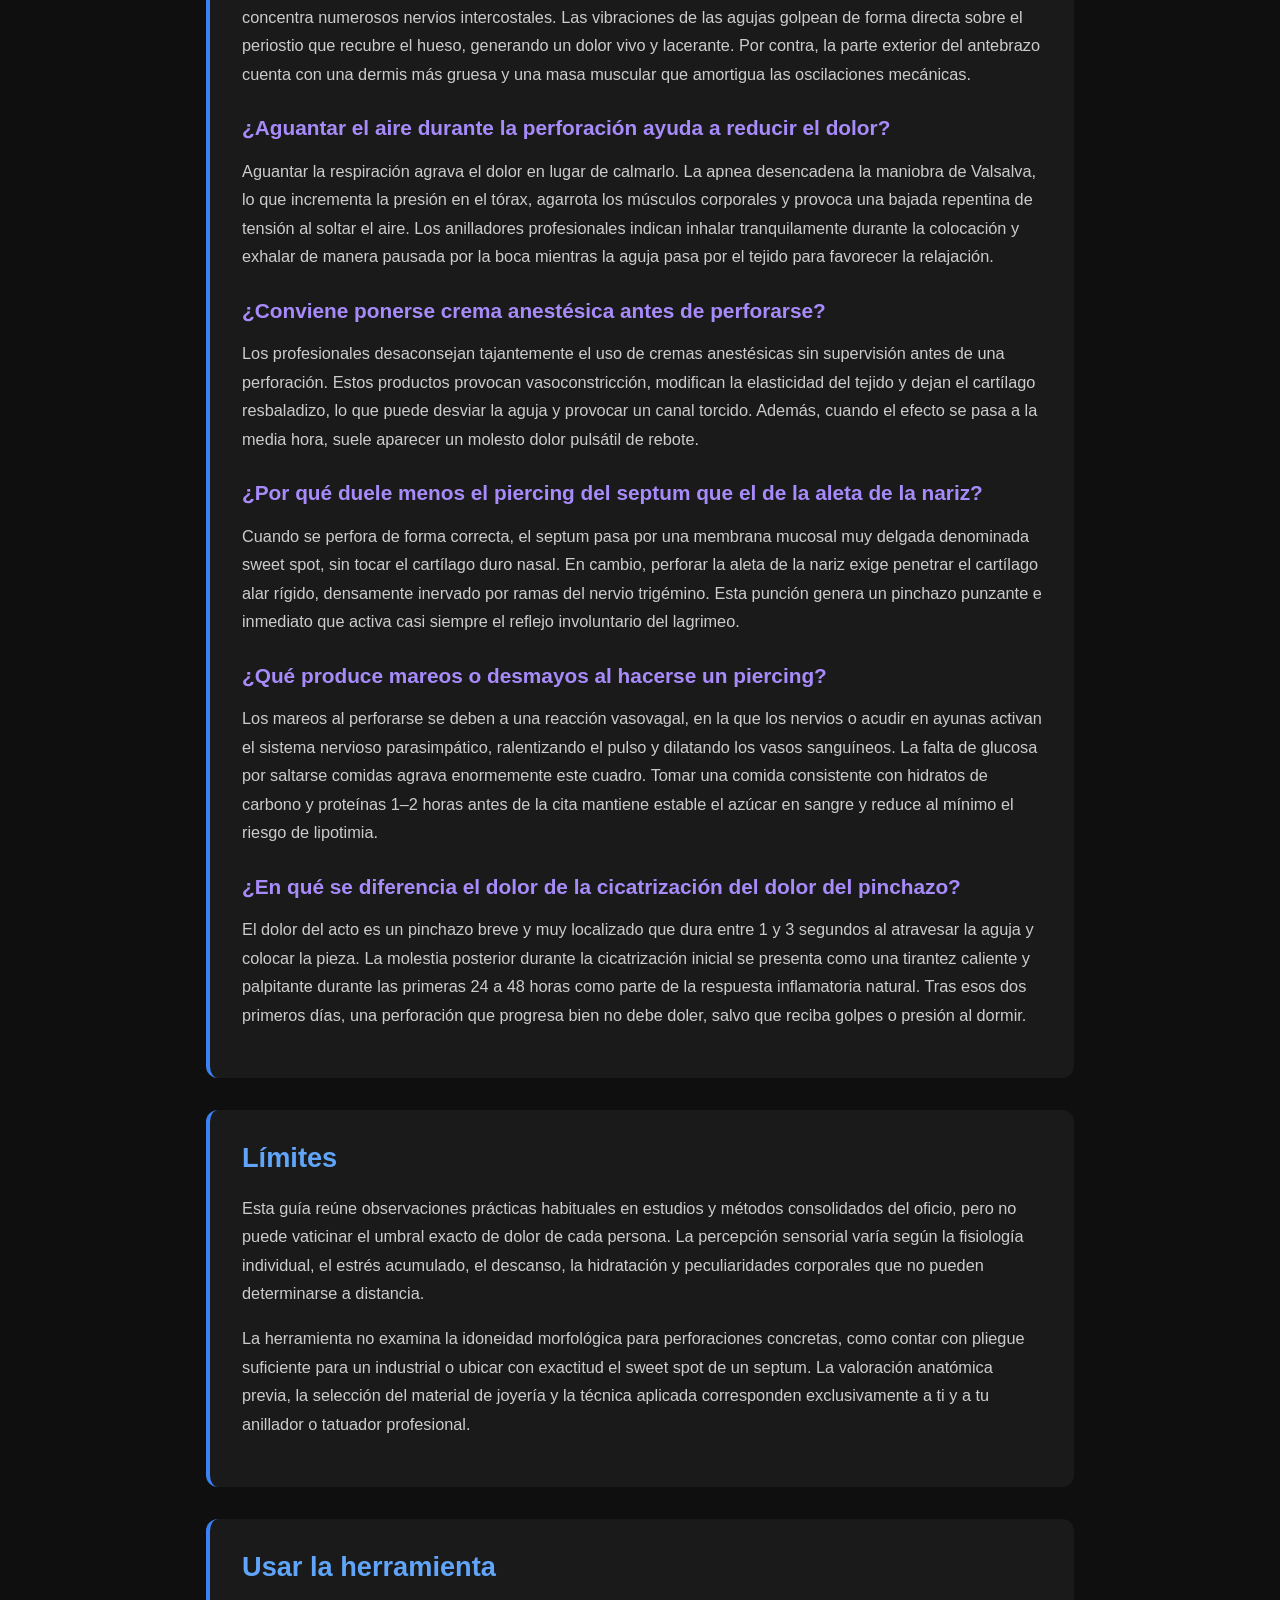
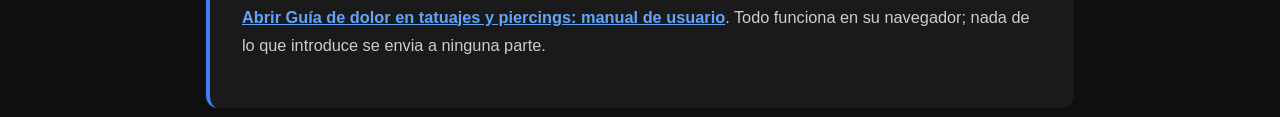
<file: documentation-es.html>
<!DOCTYPE html>
<html lang="es">
<head><meta name="robots" content="noindex,nofollow">
    <meta charset="UTF-8">
    <meta name="viewport" content="width=device-width, initial-scale=1.0">
    <title>Guía de dolor en tatuajes y piercings: manual de usuario Documentacion | Poli International</title>
    <meta name="description" content="La Guía de dolor en tatuajes y piercings ofrece estimaciones comparativas sobre las sensaciones según la zona corporal, factores anatómicos, técnicas respiratorias y una hoja de consulta exportable para clientes y profesionales.">
    <link rel="canonical" href="https://poliinternational.com/piercing-pain-guide/">
    <style>
        body { background: #0f0f0f; color: #fff; font-family: -apple-system, BlinkMacSystemFont, "Segoe UI", Roboto, sans-serif; margin: 0; padding: 0; }
        body.in-iframe .doc-hero h1 { display: none; }
        * { box-sizing: border-box; }
        .entry-content { max-width: 900px; margin: 0 auto; padding: 2rem 1rem; }
        .doc-hero { background: linear-gradient(135deg, #3B82F6, #8B5CF6); padding: 3rem 2rem; text-align: center; border-radius: 0.75rem; margin-bottom: 2rem; }
        .doc-hero h1 { font-size: 2.2rem; margin: 0 0 1rem; font-weight: 700; }
        .doc-hero p { font-size: 1.15rem; color: #E0E7FF; margin: 0; }
        .doc-hero .v2 { display: inline-block; margin-bottom: 1rem; padding: 0.2rem 0.75rem; border-radius: 999px; background: #10B981; color: #04241a; font-weight: 800; font-size: 0.8rem; letter-spacing: 0.08em; }
        .doc-section { margin: 2rem 0; padding: 2rem; background: #1a1a1a; border-radius: 0.75rem; border-left: 4px solid #3B82F6; }
        .doc-section h2 { color: #60A5FA; font-size: 1.7rem; margin: 0 0 1.25rem; font-weight: 600; }
        .doc-section h3 { color: #A78BFA; font-size: 1.3rem; margin: 1.75rem 0 0.75rem; font-weight: 600; }
        .doc-section p, .doc-section li { color: #ccc; line-height: 1.75; font-size: 1.02rem; }
        .doc-section ul, .doc-section ol { padding-left: 1.5rem; }
        .doc-section li { margin: 0.4rem 0; }
        .doc-section code { background: #2a2a2a; padding: 0.1rem 0.35rem; border-radius: 0.25rem; font-size: 0.92em; }
        .doc-section a { color: #60A5FA; font-weight: 600; }
        .highlight-box { background: linear-gradient(135deg, #1E3A8A, #4C1D95); padding: 1.25rem 1.5rem; border-radius: 0.5rem; margin: 1.5rem 0; border-left: 4px solid #10B981; }
        .highlight-box p { color: #E0E7FF; margin: 0; }
        table { width: 100%; border-collapse: collapse; margin: 1.5rem 0; }
        th, td { padding: 0.75rem; text-align: left; border: 1px solid #333; vertical-align: top; }
        th { background: #2a2a2a; color: #60A5FA; }
        td { color: #ccc; }
        .doc-langs { display: flex; flex-wrap: wrap; gap: 0.4rem; margin: 0 0 1.5rem; font-size: 0.9rem; }
        .doc-langs a, .doc-langs span { padding: 0.3rem 0.7rem; border-radius: 999px; border: 1px solid #333; text-decoration: none; }
        .doc-langs a { color: #60A5FA; }
        .doc-langs span { background: #1E3A8A; color: #E0E7FF; border-color: #1E3A8A; font-weight: 700; }
    </style>
</head>
<body>
<script>if (window.self !== window.top) document.body.classList.add('in-iframe');</script>
    <div class="entry-content">
        <nav class="doc-langs" aria-label="Documentation language"><a lang="en" href="documentation.html">English</a><a lang="fr" href="documentation-fr.html">Francais</a><a lang="de" href="documentation-de.html">Deutsch</a><span lang="es">Espanol</span><a lang="it" href="documentation-it.html">Italiano</a><a lang="nl" href="documentation-nl.html">Nederlands</a><a lang="pt" href="documentation-pt.html">Portugues</a><a lang="th" href="documentation-th.html">ไทย</a></nav>
        <div class="doc-hero">
            <span class="v2">V2</span>
            <h1>Guía de dolor en tatuajes y piercings: manual de usuario</h1>
            <p>La Guía de dolor en tatuajes y piercings ofrece estimaciones comparativas sobre las sensaciones según la zona corporal, factores anatómicos, técnicas respiratorias y una hoja de consulta exportable para clientes y profesionales.</p>
        </div>
        <div class="doc-section">
        <h2>Para qué sirve esta herramienta</h2>
        <p>Esta herramienta ayuda a preparar a cualquier persona ante las sensaciones físicas que se experimentan al hacerse un piercing o un tatuaje. En lugar de alimentar mitos o exageraciones infundadas, la guía sitúa el dolor procedimental en su marco fisiológico real: concentración de terminaciones nerviosas, densidad cartilaginosa, proximidad al periostio óseo y tiempo de ejecución.</p>
        <p>Los usuarios pueden comparar dos zonas en paralelo, revisar fichas descriptivas del tipo de dolor y evaluar su propia predisposición sensorial. Asimismo, ofrece pautas de preparación avaladas por estudios y genera una hoja informativa personalizada para imprimir antes de la cita.</p>
        </div>
        <div class="doc-section">
        <h2>A quién va dirigida</h2>
        <ul>
        <li><strong>Personas que acuden por primera vez a un estudio:</strong> Clientes que buscan datos claros y tranquilizadores para reducir la incertidumbre previa al procedimiento.</li>
        <li><strong>Coleccionistas experimentados:</strong> Aficionados que desean comparar zonas exigentes como costillas, esternón, daith o pezón frente a perforaciones y piezas ya cicatrizadas.</li>
        <li><strong>Piercers y tatuadores profesionales:</strong> Especialistas que requieren una referencia objetiva en cabina para consensuar ubicaciones y prevenir mareos por reflejo vagal.</li>
        <li><strong>Personal de recepción en estudios:</strong> Equipos de mostrador que gestionan citas, resuelven dudas iniciales y orientan al cliente en su preparación física.</li>
        </ul>
        </div>
        <div class="doc-section">
        <h2>Cómo se utiliza</h2>
        <h3>Explorar las zonas en el mapa anatómico interactivo</h3>
        <ol>
        <li>Elige el enfoque visual mediante <code>Vista Frontal (Delantera)</code>, <code>Vista Posterior (Espalda)</code> o <code>Zonas de la Oreja</code>.</li>
        <li>Pulsa en cualquier punto interactivo del mapa anatómico para desplegar su ficha de dolor.</li>
        <li>Examina los apartados específicos: <code>Sensación táctil y dolorosa</code>, <code>Por qué duele</code>, <code>Duración de la molestia</code>, <code>Tiempo de cicatrización inicial</code>, <code>Molestia durante la cicatrización</code> y <code>Factores de molestia</code>.</li>
        <li>Comprueba la puntuación en la escala graduada de 1 a 10, comprendida entre <code>1–3 Dolor Mínimo</code> y <code>9–10 Dolor Intenso</code>.</li>
        </ol>
        <h3>Comparar dos zonas con el comparador directo</h3>
        <ol>
        <li>Desplázate hasta <code>Comparador Directo de Zonas</code> o utiliza el acceso rápido <code>Comparador Directo</code>.</li>
        <li>Selecciona la primera ubicación en el desplegable <code>Zona A</code>.</li>
        <li>Elige la segunda ubicación en <code>Zona B</code>.</li>
        <li>Haz clic en <code>Comparar zonas seleccionadas</code> para contrastar valoraciones numéricas, sensaciones táctiles, duración del dolor y particularidades del proceso curativo.</li>
        </ol>
        <h3>Evaluar la sensibilidad personal con el test de tolerancia</h3>
        <ol>
        <li>Dirígete a la sección <code>Test de Tolerancia al Dolor y Sensibilidad</code>.</li>
        <li>Responde a las siete preguntas de opción múltiple sobre tus reacciones habituales ante agujas, rozaduras, extracciones de sangre, visitas al dentista, nerviosismo y comunicación.</li>
        <li>Pulsa en <code>Calcular perfil de tolerancia</code> para obtener tu puntuación global sobre un máximo de 21 puntos.</li>
        <li>Identifica tu nivel: alta resiliencia (17–21 puntos), tolerancia equilibrada (12–16 puntos) o sensibilidad elevada propensa a bajadas de tensión (7–11 puntos).</li>
        <li>Pulsa en <code>Trasladar resultados a la hoja de estudio ↓</code> para volcar tus datos directamente a la hoja de consulta, o en <code>Reiniciar respuestas</code> si prefieres reiniciar.</li>
        </ol>
        <h3>Consultar pautas de estudio en preparación y gestión de molestias</h3>
        <ol>
        <li>Despliega el módulo <code>Preparación y Gestión de Molestias</code>.</li>
        <li>Pulsa en <code>Qué ayuda realmente</code> para repasar pautas contrastadas: comer bien 1–2 horas antes, hidratarse, hablar con naturalidad con el anillador y llevar ropa holgada.</li>
        <li>Revisa atentamente <code>Qué NO ayuda</code> para conocer por qué el alcohol, el exceso de café, aguantar la respiración y las cremas anestésicas sin supervisión empeoran el procedimiento.</li>
        <li>Practica el <code>Ritmo respiratorio</code> para acompasar 4 segundos de inhalación nasal con 4 segundos de exhalación lenta por la boca en el momento de la punción.</li>
        </ol>
        <h3>Generar e imprimir la hoja de consulta para el estudio</h3>
        <ol>
        <li>Dirígete al formulario <code>Hoja de Consulta y Preparación para el Estudio</code>.</li>
        <li>Escribe la zona deseada en <code>Zona de perforación prevista *</code>.</li>
        <li>Indica tu trayectoria en <code>Experiencia previa con perforaciones</code> y corrobora tu <code>Nivel de tolerancia autoevaluado</code>.</li>
        <li>Marca las opciones oportunas en <code>Factores fisiológicos para advertir al piercer</code> si te mareas con facilidad, te asustan las agujas o prefieres estar tumbado.</li>
        <li>Añade observaciones o preguntas particulares en el campo <code>Anotaciones personales y dudas para el estudio</code>.</li>
        <li>Pulsa en <code>Imprimir hoja de consulta</code> para abrir la vista previa de impresión en tu navegador.</li>
        </ol>
        <h3>Cambiar de idioma y modo visual</h3>
        <ol>
        <li>Utiliza el desplegable <code>Idioma de la aplicación</code> para alternar entre inglés, alemán, español, francés, italiano, neerlandés, portugués y tailandés.</li>
        <li>Haz clic en <code>Alternar modo oscuro</code> en la barra superior para cambiar entre tema claro y tema oscuro.</li>
        </ol>
        </div>
        <div class="doc-section">
        <h2>Qué no hace esta herramienta</h2>
        <ul>
        <li><strong>No calcula calibres de joyería ni longitud de barras:</strong> Para conversiones métricas, diámetros de aros, grosores de barra y margen para inflamación inicial, consulta el <a href="https://poliinternational.com/jewelry-size-visualizer/" target="_top">Jewelry Size Visualizer</a>.</li>
        <li><strong>No enseña ángulos de perforación ni perpendicularidad:</strong> Para comprobar alineaciones geométricas, el bisel de la aguja y prevenir perforaciones inclinadas, utiliza la <a href="https://poliinternational.com/piercing-angle-guide/" target="_top">Piercing Angle Guide</a>.</li>
        <li><strong>No diagnostica rechazos ni migraciones en piercings superficiales:</strong> Para detectar adelgazamiento de la piel, riesgo de rechazo y estabilización de surface a 90 grados, consulta la <a href="https://poliinternational.com/piercing-migration-risk/" target="_top">Piercing Migration &amp; Rejection Guide</a>.</li>
        <li><strong>No emite diagnósticos médicos ni prescribe fármacos:</strong> Esta guía no sustituye el criterio médico, no diagnostica infecciones ni pauta antibióticos o medicamentos.</li>
        </ul>
        </div>
        <div class="doc-section">
        <h2>Dónde residen tus datos</h2>
        <p>Todos los cálculos, datos introducidos en los formularios y respuestas del test se procesan exclusivamente en tu propio dispositivo dentro del navegador. No se envía ninguna información por internet, no se registran datos en servidores externos ni se emplean herramientas de seguimiento publicitario.</p>
        <p>Tus anotaciones se eliminan en cuanto pulsas <code>Limpiar formulario</code>, recargas la pestaña o borras la memoria del navegador. Al utilizar <code>Imprimir hoja de consulta</code>, el documento generado contiene únicamente los datos, casillas marcadas y consultas que tú mismo hayas querido consignar.</p>
        </div>
        <div class="doc-section">
        <h2>Impresión y exportación</h2>
        <p>El diseño de impresión cuenta con hojas de estilo específicas que ocultan de forma automática la barra de navegación, botones, leyendas y fondos decorativos. El resultado es un documento limpio en una sola página, con buen contraste y líneas divisorias nítidas.</p>
        <p>Si deseas guardar una copia digital, pulsa <code>Imprimir hoja de consulta</code> y selecciona «Guardar como PDF» en las opciones de impresión. También puedes imprimirlo en papel para entregárselo en mano a tu piercer antes de comenzar la sesión.</p>
        </div>
        <div class="doc-section">
        <h2>Preguntas frecuentes</h2>
        <h3>¿Cuál es el piercing en la oreja que menos duele para empezar?</h3>
        <p>El lóbulo tradicional es el piercing menos doloroso de la oreja, puntuando entre 1 y 2 en la escala de 10. El tejido del lóbulo está formado por grasa y tejido blando sin resistencia cartilaginosa. La aguja pasa en menos de un segundo, dejando únicamente una ligera sensación de calor que suele desaparecer en unos quince minutos.</p>
        <h3>¿Duele más un piercing daith o conch que un hélix normal?</h3>
        <p>Tanto el daith como el conch suelen sentirse bastante más intensos que un hélix clásico debido al grosor del cartílago. El conch atraviesa la cuenca central de la oreja, lo que exige una presión firme y uniforme, mientras que el daith cruza un pliegue denso muy cerca del canal auditivo. Quienes se lo hacen suelen percibir un crujido interno característico y una presión notablemente más profunda que el pellizco superficial de un hélix.</p>
        <h3>¿Por qué duelen tanto los tatuajes en las costillas y el esternón comparados con el antebrazo?</h3>
        <p>Tatuarse en las costillas o el esternón resulta mucho más doloroso porque la piel es sumamente fina y concentra numerosos nervios intercostales. Las vibraciones de las agujas golpean de forma directa sobre el periostio que recubre el hueso, generando un dolor vivo y lacerante. Por contra, la parte exterior del antebrazo cuenta con una dermis más gruesa y una masa muscular que amortigua las oscilaciones mecánicas.</p>
        <h3>¿Aguantar el aire durante la perforación ayuda a reducir el dolor?</h3>
        <p>Aguantar la respiración agrava el dolor en lugar de calmarlo. La apnea desencadena la maniobra de Valsalva, lo que incrementa la presión en el tórax, agarrota los músculos corporales y provoca una bajada repentina de tensión al soltar el aire. Los anilladores profesionales indican inhalar tranquilamente durante la colocación y exhalar de manera pausada por la boca mientras la aguja pasa por el tejido para favorecer la relajación.</p>
        <h3>¿Conviene ponerse crema anestésica antes de perforarse?</h3>
        <p>Los profesionales desaconsejan tajantemente el uso de cremas anestésicas sin supervisión antes de una perforación. Estos productos provocan vasoconstricción, modifican la elasticidad del tejido y dejan el cartílago resbaladizo, lo que puede desviar la aguja y provocar un canal torcido. Además, cuando el efecto se pasa a la media hora, suele aparecer un molesto dolor pulsátil de rebote.</p>
        <h3>¿Por qué duele menos el piercing del septum que el de la aleta de la nariz?</h3>
        <p>Cuando se perfora de forma correcta, el septum pasa por una membrana mucosal muy delgada denominada sweet spot, sin tocar el cartílago duro nasal. En cambio, perforar la aleta de la nariz exige penetrar el cartílago alar rígido, densamente inervado por ramas del nervio trigémino. Esta punción genera un pinchazo punzante e inmediato que activa casi siempre el reflejo involuntario del lagrimeo.</p>
        <h3>¿Qué produce mareos o desmayos al hacerse un piercing?</h3>
        <p>Los mareos al perforarse se deben a una reacción vasovagal, en la que los nervios o acudir en ayunas activan el sistema nervioso parasimpático, ralentizando el pulso y dilatando los vasos sanguíneos. La falta de glucosa por saltarse comidas agrava enormemente este cuadro. Tomar una comida consistente con hidratos de carbono y proteínas 1–2 horas antes de la cita mantiene estable el azúcar en sangre y reduce al mínimo el riesgo de lipotimia.</p>
        <h3>¿En qué se diferencia el dolor de la cicatrización del dolor del pinchazo?</h3>
        <p>El dolor del acto es un pinchazo breve y muy localizado que dura entre 1 y 3 segundos al atravesar la aguja y colocar la pieza. La molestia posterior durante la cicatrización inicial se presenta como una tirantez caliente y palpitante durante las primeras 24 a 48 horas como parte de la respuesta inflamatoria natural. Tras esos dos primeros días, una perforación que progresa bien no debe doler, salvo que reciba golpes o presión al dormir.</p>
        </div>
        <div class="doc-section">
        <h2>Límites</h2>
        <p>Esta guía reúne observaciones prácticas habituales en estudios y métodos consolidados del oficio, pero no puede vaticinar el umbral exacto de dolor de cada persona. La percepción sensorial varía según la fisiología individual, el estrés acumulado, el descanso, la hidratación y peculiaridades corporales que no pueden determinarse a distancia.</p>
        <p>La herramienta no examina la idoneidad morfológica para perforaciones concretas, como contar con pliegue suficiente para un industrial o ubicar con exactitud el sweet spot de un septum. La valoración anatómica previa, la selección del material de joyería y la técnica aplicada corresponden exclusivamente a ti y a tu anillador o tatuador profesional.</p>
        </div>
        <div class="doc-section">
            <h2>Usar la herramienta</h2>
            <p><a href="https://poliinternational.com/piercing-pain-guide/" target="_top">Abrir Guía de dolor en tatuajes y piercings: manual de usuario</a>. Todo funciona en su navegador; nada de lo que introduce se envia a ninguna parte.</p>
        </div>
    </div>
</body>
</html>
</file>
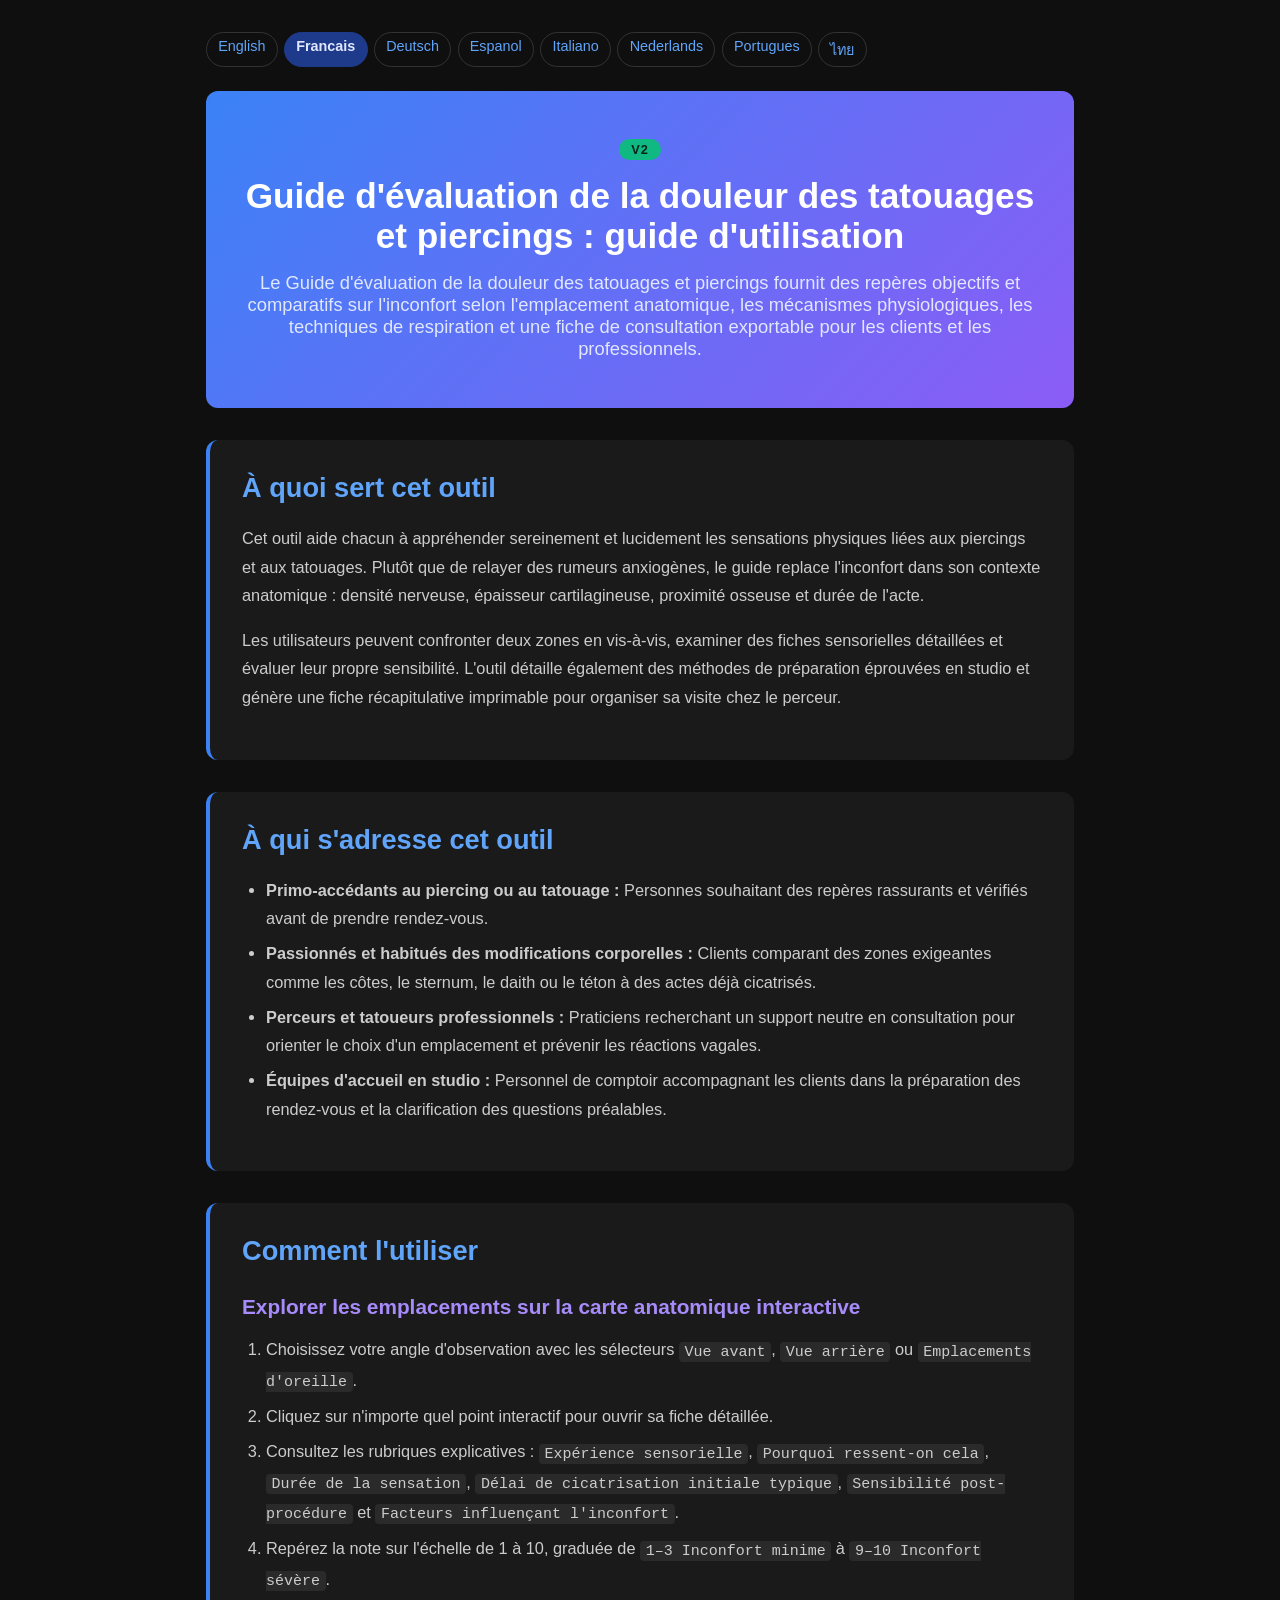
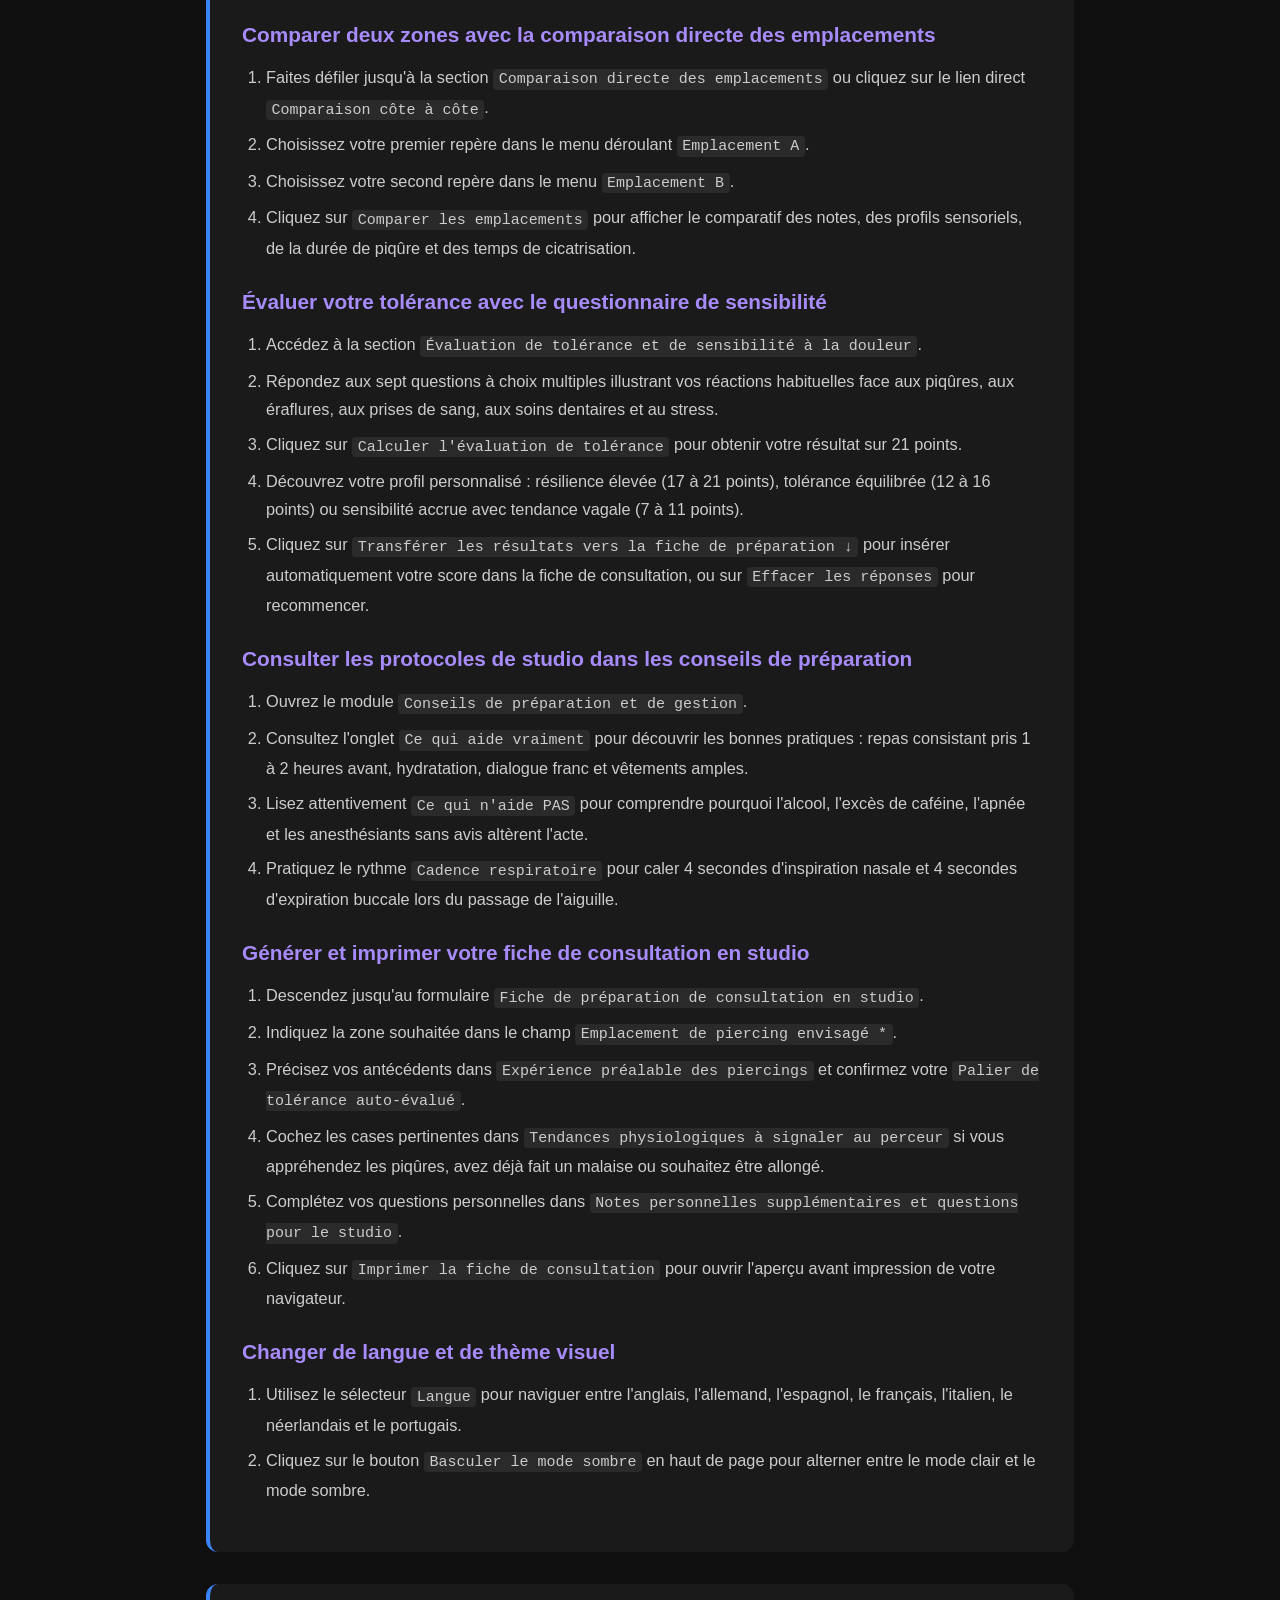
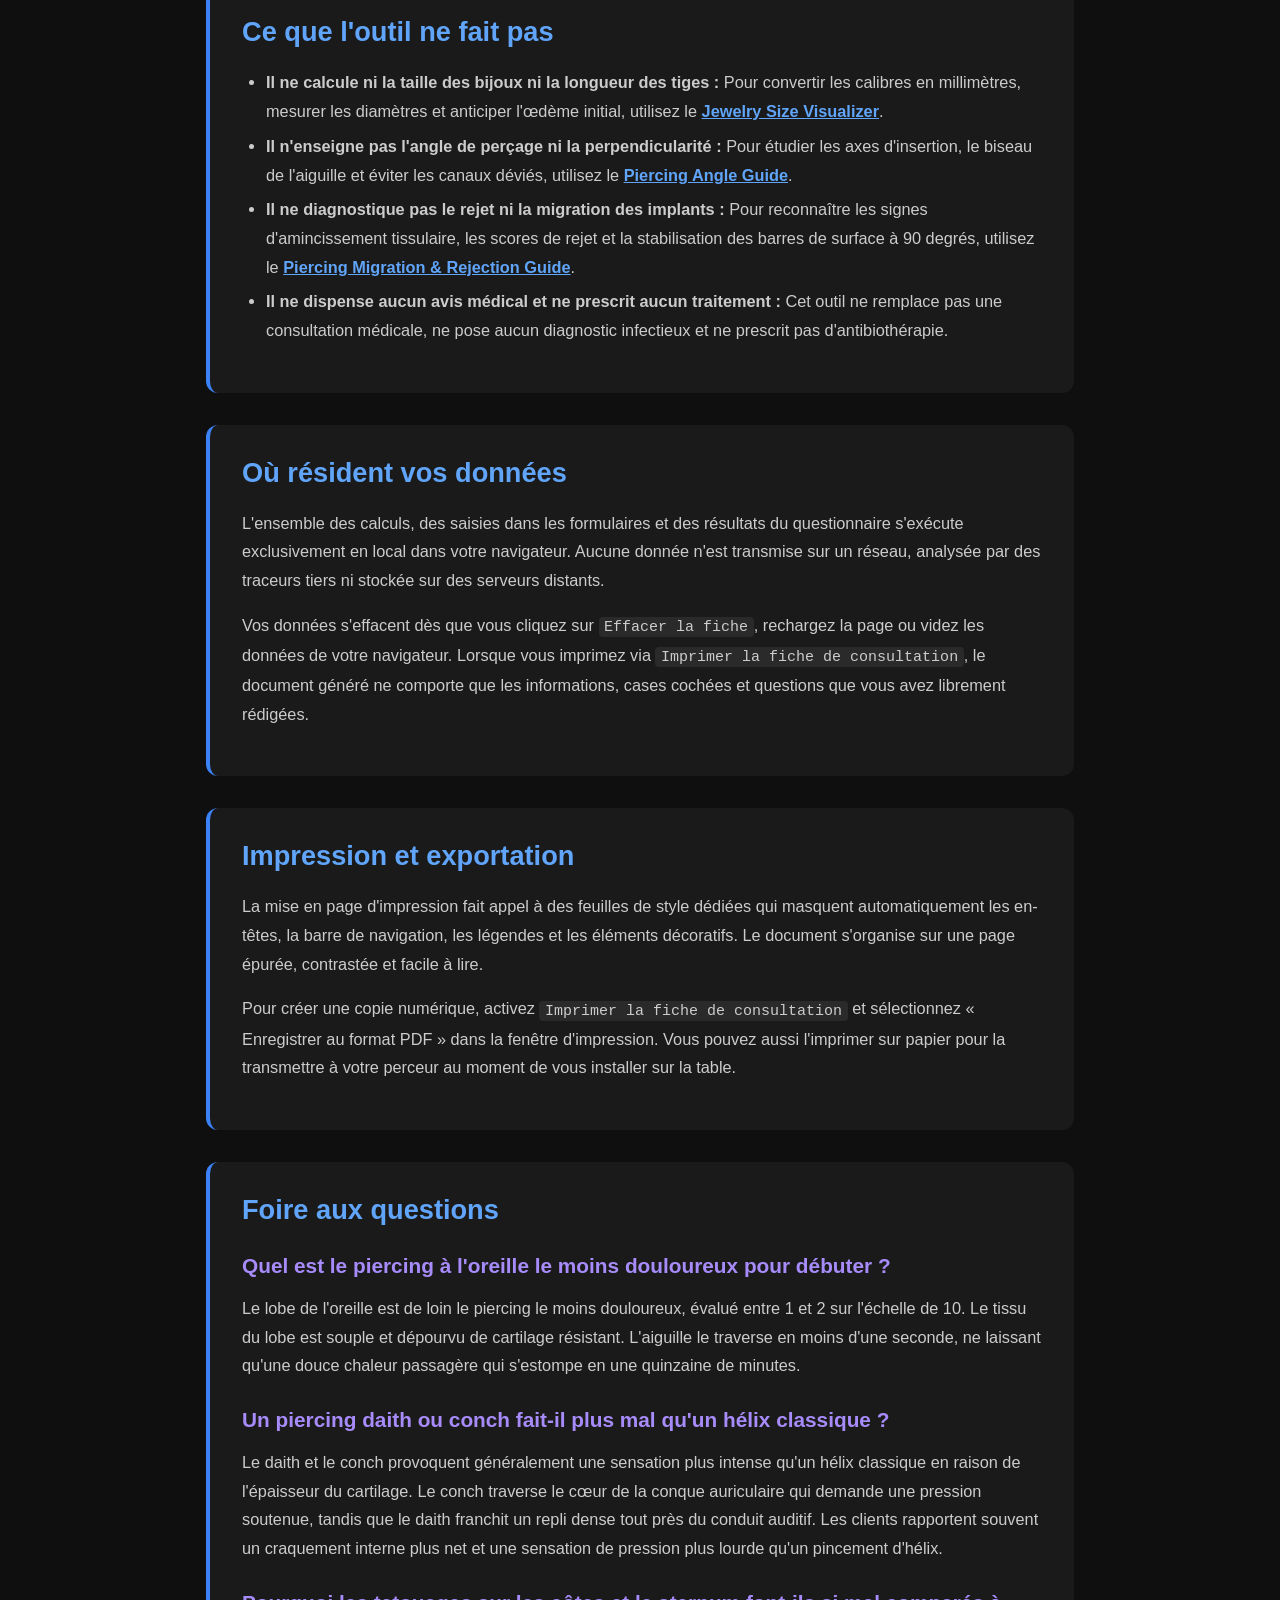
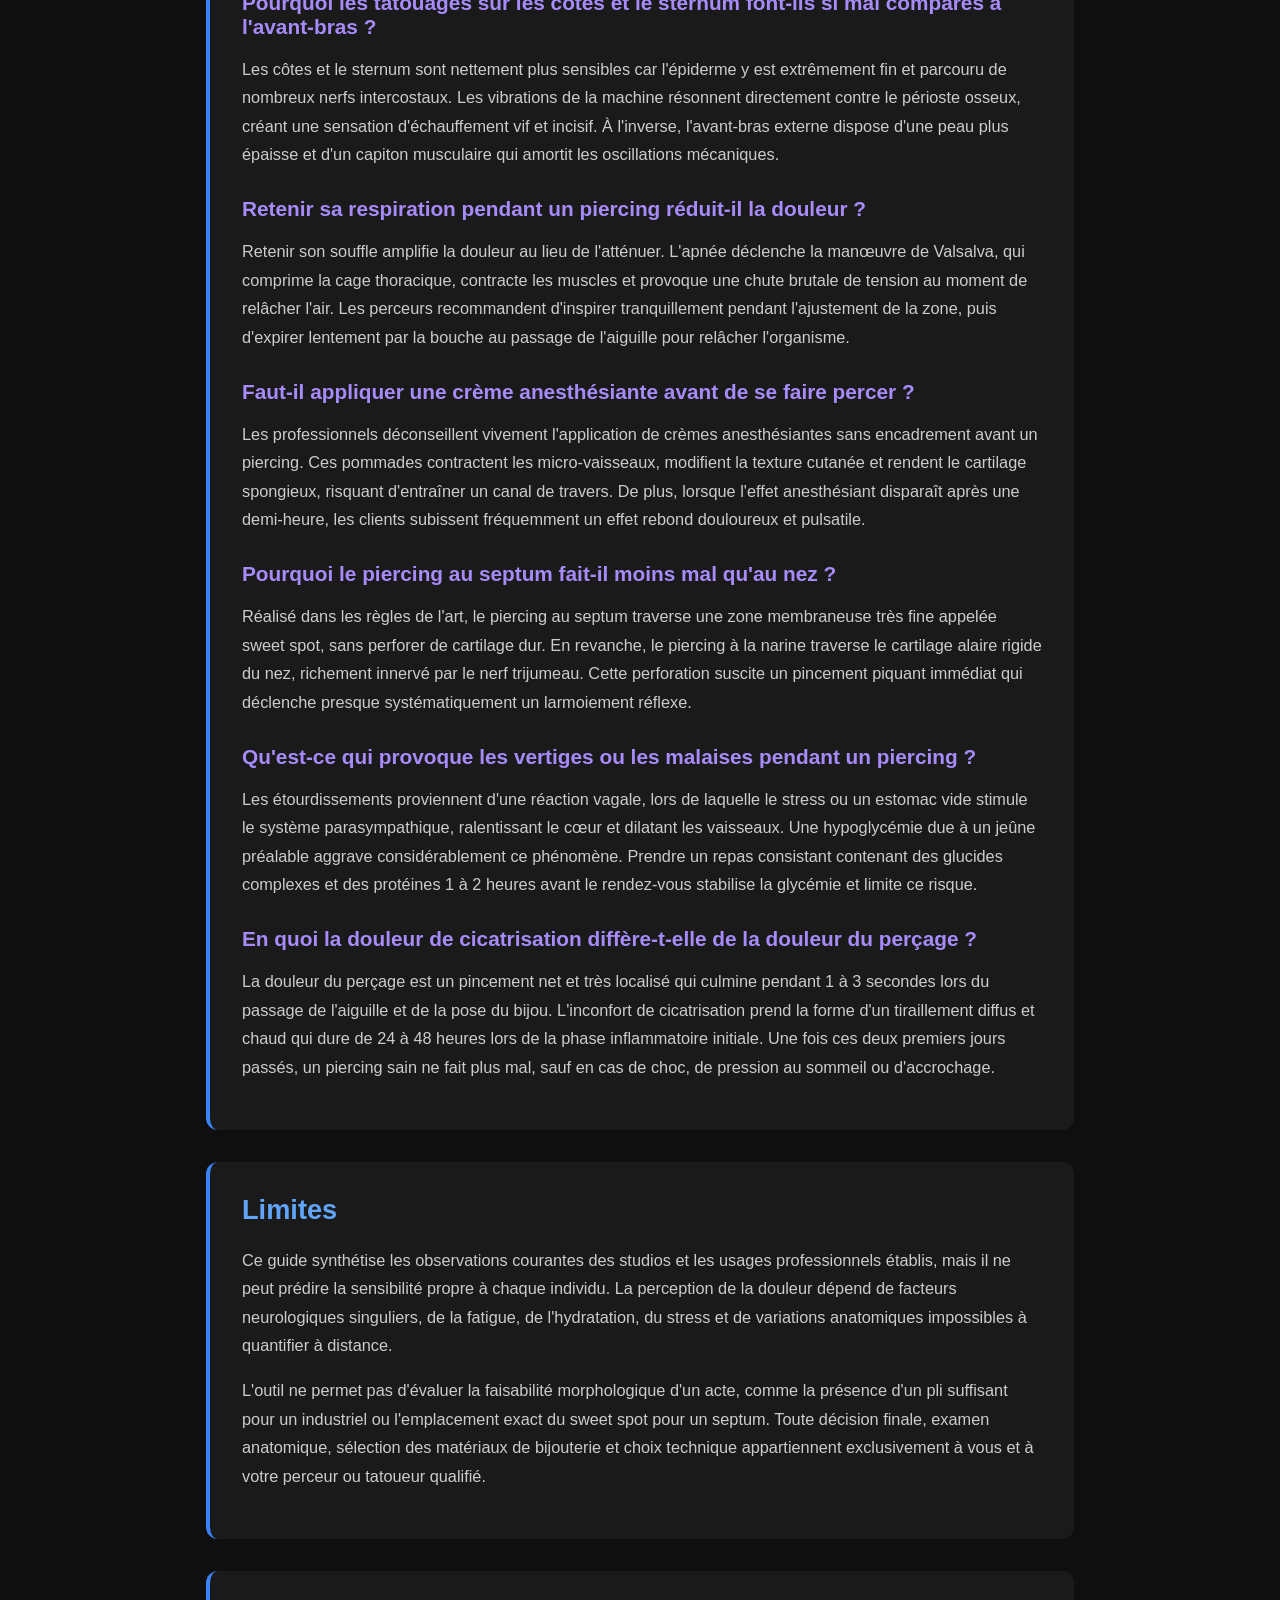
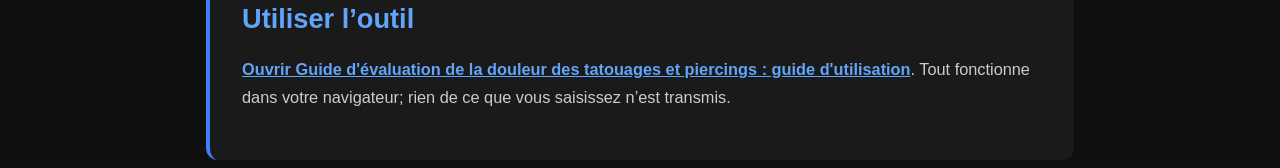
<file: documentation-fr.html>
<!DOCTYPE html>
<html lang="fr">
<head><meta name="robots" content="noindex,nofollow">
    <meta charset="UTF-8">
    <meta name="viewport" content="width=device-width, initial-scale=1.0">
    <title>Guide d'évaluation de la douleur des tatouages et piercings : guide d'utilisation Documentation | Poli International</title>
    <meta name="description" content="Le Guide d'évaluation de la douleur des tatouages et piercings fournit des repères objectifs et comparatifs sur l'inconfort selon l'emplacement anatomique, les mécanismes physiologiques, les techniques de respiration et une fiche de consultation exportable pour les clients et les professionnels.">
    <link rel="canonical" href="https://poliinternational.com/piercing-pain-guide/">
    <style>
        body { background: #0f0f0f; color: #fff; font-family: -apple-system, BlinkMacSystemFont, "Segoe UI", Roboto, sans-serif; margin: 0; padding: 0; }
        body.in-iframe .doc-hero h1 { display: none; }
        * { box-sizing: border-box; }
        .entry-content { max-width: 900px; margin: 0 auto; padding: 2rem 1rem; }
        .doc-hero { background: linear-gradient(135deg, #3B82F6, #8B5CF6); padding: 3rem 2rem; text-align: center; border-radius: 0.75rem; margin-bottom: 2rem; }
        .doc-hero h1 { font-size: 2.2rem; margin: 0 0 1rem; font-weight: 700; }
        .doc-hero p { font-size: 1.15rem; color: #E0E7FF; margin: 0; }
        .doc-hero .v2 { display: inline-block; margin-bottom: 1rem; padding: 0.2rem 0.75rem; border-radius: 999px; background: #10B981; color: #04241a; font-weight: 800; font-size: 0.8rem; letter-spacing: 0.08em; }
        .doc-section { margin: 2rem 0; padding: 2rem; background: #1a1a1a; border-radius: 0.75rem; border-left: 4px solid #3B82F6; }
        .doc-section h2 { color: #60A5FA; font-size: 1.7rem; margin: 0 0 1.25rem; font-weight: 600; }
        .doc-section h3 { color: #A78BFA; font-size: 1.3rem; margin: 1.75rem 0 0.75rem; font-weight: 600; }
        .doc-section p, .doc-section li { color: #ccc; line-height: 1.75; font-size: 1.02rem; }
        .doc-section ul, .doc-section ol { padding-left: 1.5rem; }
        .doc-section li { margin: 0.4rem 0; }
        .doc-section code { background: #2a2a2a; padding: 0.1rem 0.35rem; border-radius: 0.25rem; font-size: 0.92em; }
        .doc-section a { color: #60A5FA; font-weight: 600; }
        .highlight-box { background: linear-gradient(135deg, #1E3A8A, #4C1D95); padding: 1.25rem 1.5rem; border-radius: 0.5rem; margin: 1.5rem 0; border-left: 4px solid #10B981; }
        .highlight-box p { color: #E0E7FF; margin: 0; }
        table { width: 100%; border-collapse: collapse; margin: 1.5rem 0; }
        th, td { padding: 0.75rem; text-align: left; border: 1px solid #333; vertical-align: top; }
        th { background: #2a2a2a; color: #60A5FA; }
        td { color: #ccc; }
        .doc-langs { display: flex; flex-wrap: wrap; gap: 0.4rem; margin: 0 0 1.5rem; font-size: 0.9rem; }
        .doc-langs a, .doc-langs span { padding: 0.3rem 0.7rem; border-radius: 999px; border: 1px solid #333; text-decoration: none; }
        .doc-langs a { color: #60A5FA; }
        .doc-langs span { background: #1E3A8A; color: #E0E7FF; border-color: #1E3A8A; font-weight: 700; }
    </style>
</head>
<body>
<script>if (window.self !== window.top) document.body.classList.add('in-iframe');</script>
    <div class="entry-content">
        <nav class="doc-langs" aria-label="Documentation language"><a lang="en" href="documentation.html">English</a><span lang="fr">Francais</span><a lang="de" href="documentation-de.html">Deutsch</a><a lang="es" href="documentation-es.html">Espanol</a><a lang="it" href="documentation-it.html">Italiano</a><a lang="nl" href="documentation-nl.html">Nederlands</a><a lang="pt" href="documentation-pt.html">Portugues</a><a lang="th" href="documentation-th.html">ไทย</a></nav>
        <div class="doc-hero">
            <span class="v2">V2</span>
            <h1>Guide d'évaluation de la douleur des tatouages et piercings : guide d'utilisation</h1>
            <p>Le Guide d'évaluation de la douleur des tatouages et piercings fournit des repères objectifs et comparatifs sur l'inconfort selon l'emplacement anatomique, les mécanismes physiologiques, les techniques de respiration et une fiche de consultation exportable pour les clients et les professionnels.</p>
        </div>
        <div class="doc-section">
        <h2>À quoi sert cet outil</h2>
        <p>Cet outil aide chacun à appréhender sereinement et lucidement les sensations physiques liées aux piercings et aux tatouages. Plutôt que de relayer des rumeurs anxiogènes, le guide replace l'inconfort dans son contexte anatomique : densité nerveuse, épaisseur cartilagineuse, proximité osseuse et durée de l'acte.</p>
        <p>Les utilisateurs peuvent confronter deux zones en vis-à-vis, examiner des fiches sensorielles détaillées et évaluer leur propre sensibilité. L'outil détaille également des méthodes de préparation éprouvées en studio et génère une fiche récapitulative imprimable pour organiser sa visite chez le perceur.</p>
        </div>
        <div class="doc-section">
        <h2>À qui s'adresse cet outil</h2>
        <ul>
        <li><strong>Primo-accédants au piercing ou au tatouage :</strong> Personnes souhaitant des repères rassurants et vérifiés avant de prendre rendez-vous.</li>
        <li><strong>Passionnés et habitués des modifications corporelles :</strong> Clients comparant des zones exigeantes comme les côtes, le sternum, le daith ou le téton à des actes déjà cicatrisés.</li>
        <li><strong>Perceurs et tatoueurs professionnels :</strong> Praticiens recherchant un support neutre en consultation pour orienter le choix d'un emplacement et prévenir les réactions vagales.</li>
        <li><strong>Équipes d'accueil en studio :</strong> Personnel de comptoir accompagnant les clients dans la préparation des rendez-vous et la clarification des questions préalables.</li>
        </ul>
        </div>
        <div class="doc-section">
        <h2>Comment l'utiliser</h2>
        <h3>Explorer les emplacements sur la carte anatomique interactive</h3>
        <ol>
        <li>Choisissez votre angle d'observation avec les sélecteurs <code>Vue avant</code>, <code>Vue arrière</code> ou <code>Emplacements d'oreille</code>.</li>
        <li>Cliquez sur n'importe quel point interactif pour ouvrir sa fiche détaillée.</li>
        <li>Consultez les rubriques explicatives : <code>Expérience sensorielle</code>, <code>Pourquoi ressent-on cela</code>, <code>Durée de la sensation</code>, <code>Délai de cicatrisation initiale typique</code>, <code>Sensibilité post-procédure</code> et <code>Facteurs influençant l'inconfort</code>.</li>
        <li>Repérez la note sur l'échelle de 1 à 10, graduée de <code>1–3 Inconfort minime</code> à <code>9–10 Inconfort sévère</code>.</li>
        </ol>
        <h3>Comparer deux zones avec la comparaison directe des emplacements</h3>
        <ol>
        <li>Faites défiler jusqu'à la section <code>Comparaison directe des emplacements</code> ou cliquez sur le lien direct <code>Comparaison côte à côte</code>.</li>
        <li>Choisissez votre premier repère dans le menu déroulant <code>Emplacement A</code>.</li>
        <li>Choisissez votre second repère dans le menu <code>Emplacement B</code>.</li>
        <li>Cliquez sur <code>Comparer les emplacements</code> pour afficher le comparatif des notes, des profils sensoriels, de la durée de piqûre et des temps de cicatrisation.</li>
        </ol>
        <h3>Évaluer votre tolérance avec le questionnaire de sensibilité</h3>
        <ol>
        <li>Accédez à la section <code>Évaluation de tolérance et de sensibilité à la douleur</code>.</li>
        <li>Répondez aux sept questions à choix multiples illustrant vos réactions habituelles face aux piqûres, aux éraflures, aux prises de sang, aux soins dentaires et au stress.</li>
        <li>Cliquez sur <code>Calculer l'évaluation de tolérance</code> pour obtenir votre résultat sur 21 points.</li>
        <li>Découvrez votre profil personnalisé : résilience élevée (17 à 21 points), tolérance équilibrée (12 à 16 points) ou sensibilité accrue avec tendance vagale (7 à 11 points).</li>
        <li>Cliquez sur <code>Transférer les résultats vers la fiche de préparation ↓</code> pour insérer automatiquement votre score dans la fiche de consultation, ou sur <code>Effacer les réponses</code> pour recommencer.</li>
        </ol>
        <h3>Consulter les protocoles de studio dans les conseils de préparation</h3>
        <ol>
        <li>Ouvrez le module <code>Conseils de préparation et de gestion</code>.</li>
        <li>Consultez l'onglet <code>Ce qui aide vraiment</code> pour découvrir les bonnes pratiques : repas consistant pris 1 à 2 heures avant, hydratation, dialogue franc et vêtements amples.</li>
        <li>Lisez attentivement <code>Ce qui n'aide PAS</code> pour comprendre pourquoi l'alcool, l'excès de caféine, l'apnée et les anesthésiants sans avis altèrent l'acte.</li>
        <li>Pratiquez le rythme <code>Cadence respiratoire</code> pour caler 4 secondes d'inspiration nasale et 4 secondes d'expiration buccale lors du passage de l'aiguille.</li>
        </ol>
        <h3>Générer et imprimer votre fiche de consultation en studio</h3>
        <ol>
        <li>Descendez jusqu'au formulaire <code>Fiche de préparation de consultation en studio</code>.</li>
        <li>Indiquez la zone souhaitée dans le champ <code>Emplacement de piercing envisagé *</code>.</li>
        <li>Précisez vos antécédents dans <code>Expérience préalable des piercings</code> et confirmez votre <code>Palier de tolérance auto-évalué</code>.</li>
        <li>Cochez les cases pertinentes dans <code>Tendances physiologiques à signaler au perceur</code> si vous appréhendez les piqûres, avez déjà fait un malaise ou souhaitez être allongé.</li>
        <li>Complétez vos questions personnelles dans <code>Notes personnelles supplémentaires et questions pour le studio</code>.</li>
        <li>Cliquez sur <code>Imprimer la fiche de consultation</code> pour ouvrir l'aperçu avant impression de votre navigateur.</li>
        </ol>
        <h3>Changer de langue et de thème visuel</h3>
        <ol>
        <li>Utilisez le sélecteur <code>Langue</code> pour naviguer entre l'anglais, l'allemand, l'espagnol, le français, l'italien, le néerlandais et le portugais.</li>
        <li>Cliquez sur le bouton <code>Basculer le mode sombre</code> en haut de page pour alterner entre le mode clair et le mode sombre.</li>
        </ol>
        </div>
        <div class="doc-section">
        <h2>Ce que l'outil ne fait pas</h2>
        <ul>
        <li><strong>Il ne calcule ni la taille des bijoux ni la longueur des tiges :</strong> Pour convertir les calibres en millimètres, mesurer les diamètres et anticiper l'œdème initial, utilisez le <a href="https://poliinternational.com/jewelry-size-visualizer/" target="_top">Jewelry Size Visualizer</a>.</li>
        <li><strong>Il n'enseigne pas l'angle de perçage ni la perpendicularité :</strong> Pour étudier les axes d'insertion, le biseau de l'aiguille et éviter les canaux déviés, utilisez le <a href="https://poliinternational.com/piercing-angle-guide/" target="_top">Piercing Angle Guide</a>.</li>
        <li><strong>Il ne diagnostique pas le rejet ni la migration des implants :</strong> Pour reconnaître les signes d'amincissement tissulaire, les scores de rejet et la stabilisation des barres de surface à 90 degrés, utilisez le <a href="https://poliinternational.com/piercing-migration-risk/" target="_top">Piercing Migration &amp; Rejection Guide</a>.</li>
        <li><strong>Il ne dispense aucun avis médical et ne prescrit aucun traitement :</strong> Cet outil ne remplace pas une consultation médicale, ne pose aucun diagnostic infectieux et ne prescrit pas d'antibiothérapie.</li>
        </ul>
        </div>
        <div class="doc-section">
        <h2>Où résident vos données</h2>
        <p>L'ensemble des calculs, des saisies dans les formulaires et des résultats du questionnaire s'exécute exclusivement en local dans votre navigateur. Aucune donnée n'est transmise sur un réseau, analysée par des traceurs tiers ni stockée sur des serveurs distants.</p>
        <p>Vos données s'effacent dès que vous cliquez sur <code>Effacer la fiche</code>, rechargez la page ou videz les données de votre navigateur. Lorsque vous imprimez via <code>Imprimer la fiche de consultation</code>, le document généré ne comporte que les informations, cases cochées et questions que vous avez librement rédigées.</p>
        </div>
        <div class="doc-section">
        <h2>Impression et exportation</h2>
        <p>La mise en page d'impression fait appel à des feuilles de style dédiées qui masquent automatiquement les en-têtes, la barre de navigation, les légendes et les éléments décoratifs. Le document s'organise sur une page épurée, contrastée et facile à lire.</p>
        <p>Pour créer une copie numérique, activez <code>Imprimer la fiche de consultation</code> et sélectionnez « Enregistrer au format PDF » dans la fenêtre d'impression. Vous pouvez aussi l'imprimer sur papier pour la transmettre à votre perceur au moment de vous installer sur la table.</p>
        </div>
        <div class="doc-section">
        <h2>Foire aux questions</h2>
        <h3>Quel est le piercing à l'oreille le moins douloureux pour débuter ?</h3>
        <p>Le lobe de l'oreille est de loin le piercing le moins douloureux, évalué entre 1 et 2 sur l'échelle de 10. Le tissu du lobe est souple et dépourvu de cartilage résistant. L'aiguille le traverse en moins d'une seconde, ne laissant qu'une douce chaleur passagère qui s'estompe en une quinzaine de minutes.</p>
        <h3>Un piercing daith ou conch fait-il plus mal qu'un hélix classique ?</h3>
        <p>Le daith et le conch provoquent généralement une sensation plus intense qu'un hélix classique en raison de l'épaisseur du cartilage. Le conch traverse le cœur de la conque auriculaire qui demande une pression soutenue, tandis que le daith franchit un repli dense tout près du conduit auditif. Les clients rapportent souvent un craquement interne plus net et une sensation de pression plus lourde qu'un pincement d'hélix.</p>
        <h3>Pourquoi les tatouages sur les côtes et le sternum font-ils si mal comparés à l'avant-bras ?</h3>
        <p>Les côtes et le sternum sont nettement plus sensibles car l'épiderme y est extrêmement fin et parcouru de nombreux nerfs intercostaux. Les vibrations de la machine résonnent directement contre le périoste osseux, créant une sensation d'échauffement vif et incisif. À l'inverse, l'avant-bras externe dispose d'une peau plus épaisse et d'un capiton musculaire qui amortit les oscillations mécaniques.</p>
        <h3>Retenir sa respiration pendant un piercing réduit-il la douleur ?</h3>
        <p>Retenir son souffle amplifie la douleur au lieu de l'atténuer. L'apnée déclenche la manœuvre de Valsalva, qui comprime la cage thoracique, contracte les muscles et provoque une chute brutale de tension au moment de relâcher l'air. Les perceurs recommandent d'inspirer tranquillement pendant l'ajustement de la zone, puis d'expirer lentement par la bouche au passage de l'aiguille pour relâcher l'organisme.</p>
        <h3>Faut-il appliquer une crème anesthésiante avant de se faire percer ?</h3>
        <p>Les professionnels déconseillent vivement l'application de crèmes anesthésiantes sans encadrement avant un piercing. Ces pommades contractent les micro-vaisseaux, modifient la texture cutanée et rendent le cartilage spongieux, risquant d'entraîner un canal de travers. De plus, lorsque l'effet anesthésiant disparaît après une demi-heure, les clients subissent fréquemment un effet rebond douloureux et pulsatile.</p>
        <h3>Pourquoi le piercing au septum fait-il moins mal qu'au nez ?</h3>
        <p>Réalisé dans les règles de l'art, le piercing au septum traverse une zone membraneuse très fine appelée sweet spot, sans perforer de cartilage dur. En revanche, le piercing à la narine traverse le cartilage alaire rigide du nez, richement innervé par le nerf trijumeau. Cette perforation suscite un pincement piquant immédiat qui déclenche presque systématiquement un larmoiement réflexe.</p>
        <h3>Qu'est-ce qui provoque les vertiges ou les malaises pendant un piercing ?</h3>
        <p>Les étourdissements proviennent d'une réaction vagale, lors de laquelle le stress ou un estomac vide stimule le système parasympathique, ralentissant le cœur et dilatant les vaisseaux. Une hypoglycémie due à un jeûne préalable aggrave considérablement ce phénomène. Prendre un repas consistant contenant des glucides complexes et des protéines 1 à 2 heures avant le rendez-vous stabilise la glycémie et limite ce risque.</p>
        <h3>En quoi la douleur de cicatrisation diffère-t-elle de la douleur du perçage ?</h3>
        <p>La douleur du perçage est un pincement net et très localisé qui culmine pendant 1 à 3 secondes lors du passage de l'aiguille et de la pose du bijou. L'inconfort de cicatrisation prend la forme d'un tiraillement diffus et chaud qui dure de 24 à 48 heures lors de la phase inflammatoire initiale. Une fois ces deux premiers jours passés, un piercing sain ne fait plus mal, sauf en cas de choc, de pression au sommeil ou d'accrochage.</p>
        </div>
        <div class="doc-section">
        <h2>Limites</h2>
        <p>Ce guide synthétise les observations courantes des studios et les usages professionnels établis, mais il ne peut prédire la sensibilité propre à chaque individu. La perception de la douleur dépend de facteurs neurologiques singuliers, de la fatigue, de l'hydratation, du stress et de variations anatomiques impossibles à quantifier à distance.</p>
        <p>L'outil ne permet pas d'évaluer la faisabilité morphologique d'un acte, comme la présence d'un pli suffisant pour un industriel ou l'emplacement exact du sweet spot pour un septum. Toute décision finale, examen anatomique, sélection des matériaux de bijouterie et choix technique appartiennent exclusivement à vous et à votre perceur ou tatoueur qualifié.</p>
        </div>
        <div class="doc-section">
            <h2>Utiliser l’outil</h2>
            <p><a href="https://poliinternational.com/piercing-pain-guide/" target="_top">Ouvrir Guide d'évaluation de la douleur des tatouages et piercings : guide d'utilisation</a>. Tout fonctionne dans votre navigateur; rien de ce que vous saisissez n’est transmis.</p>
        </div>
    </div>
</body>
</html>
</file>
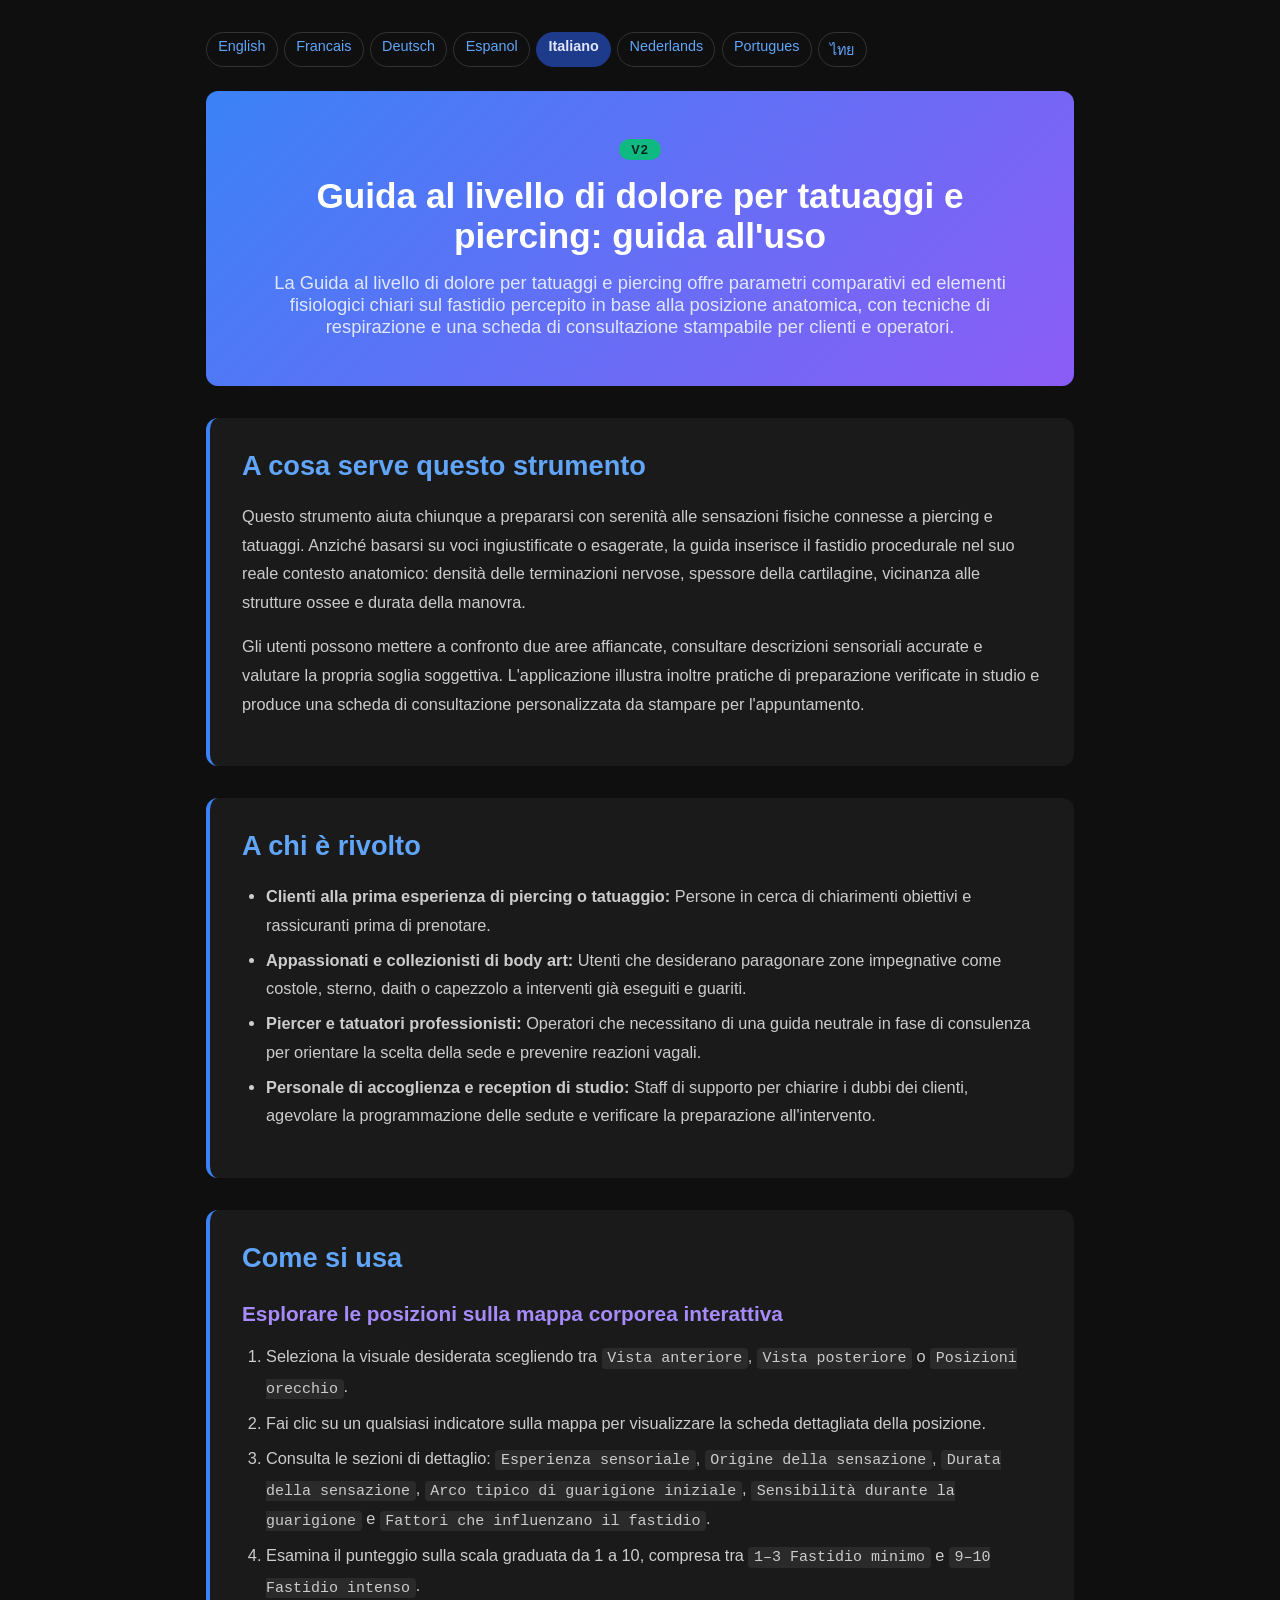
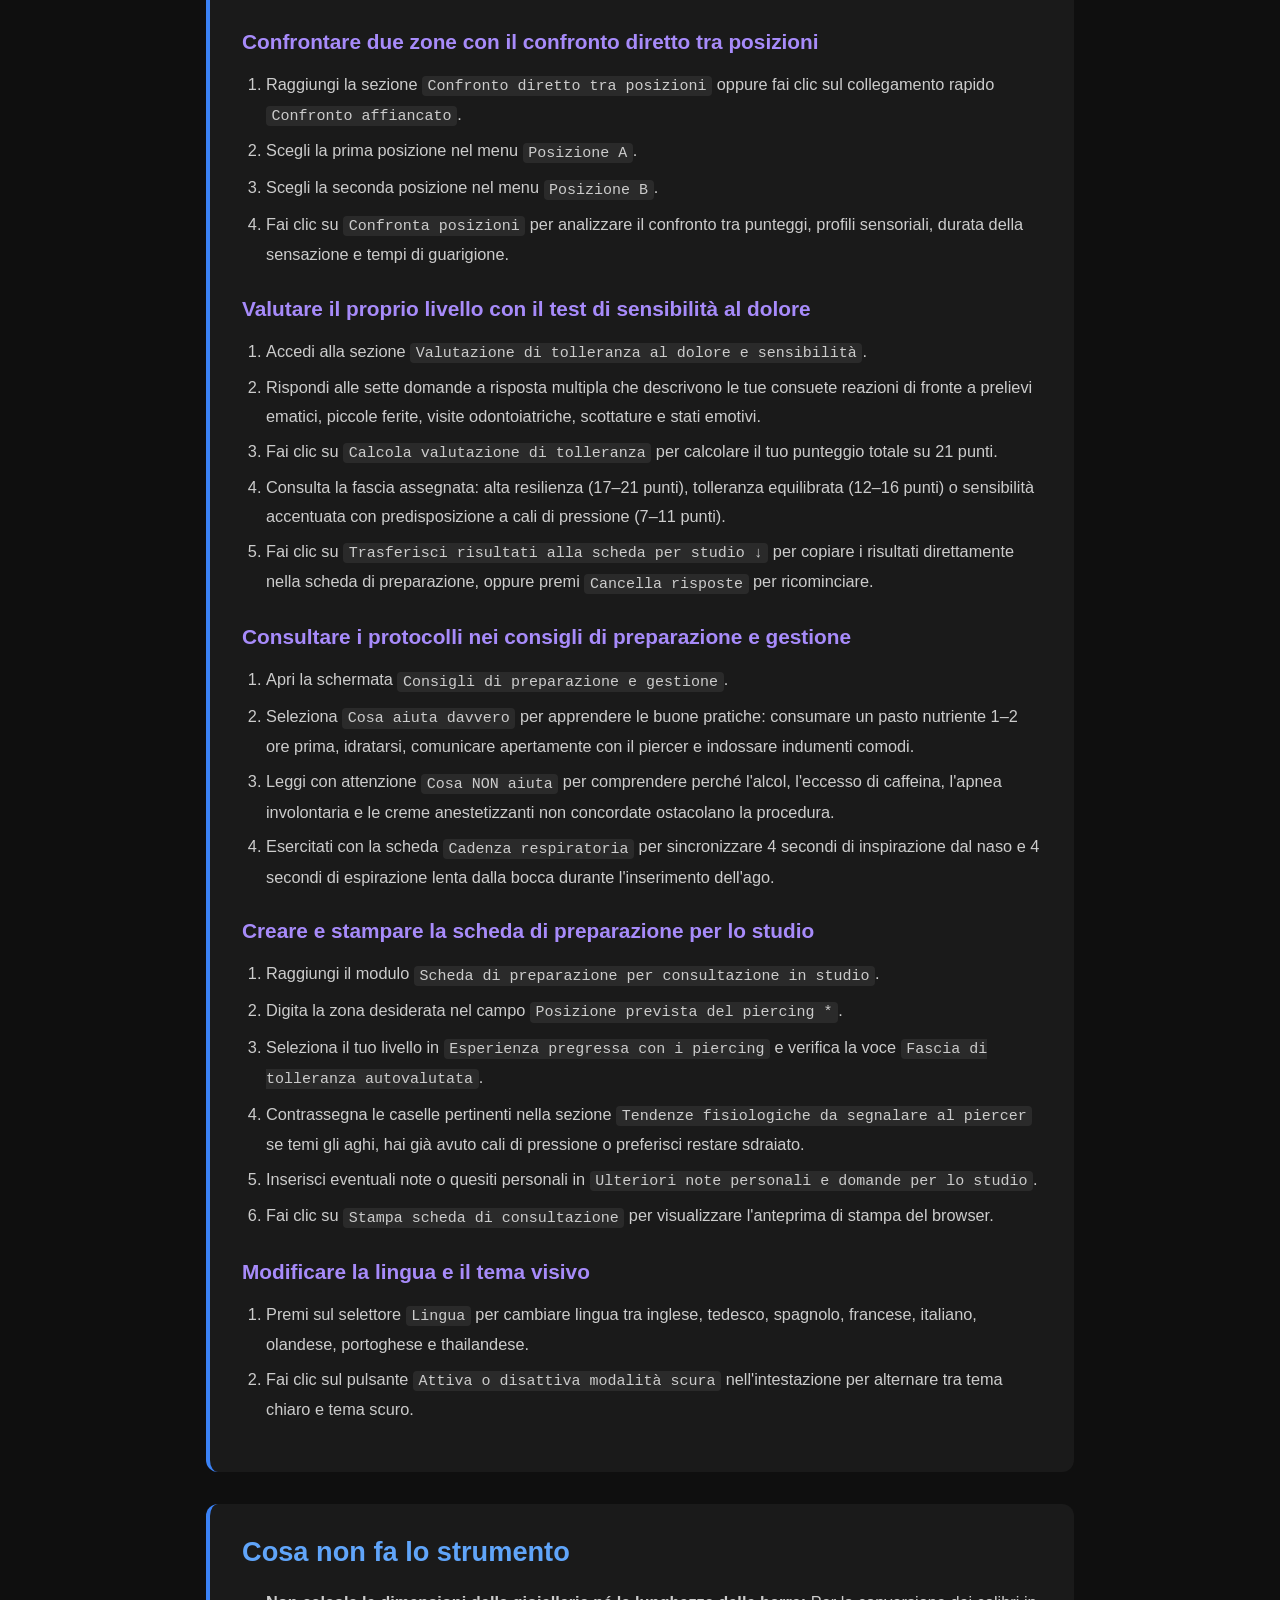
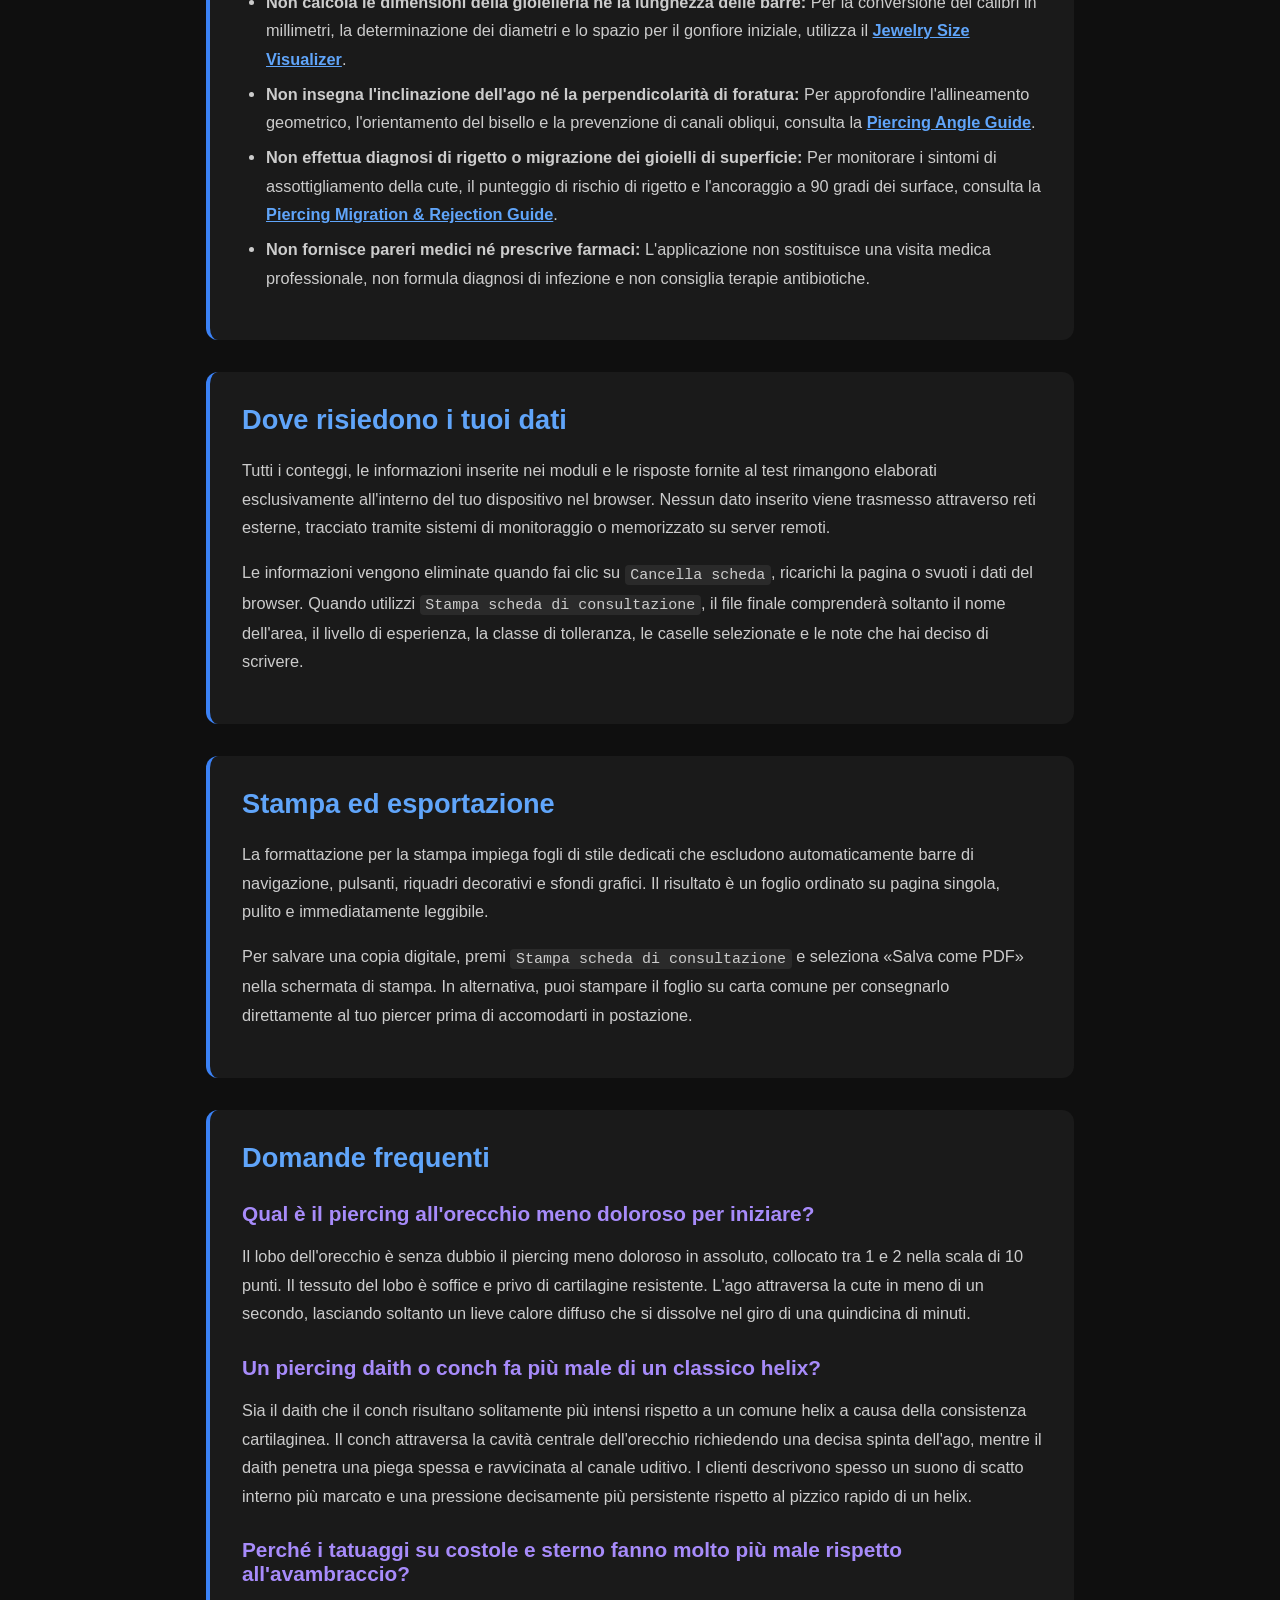
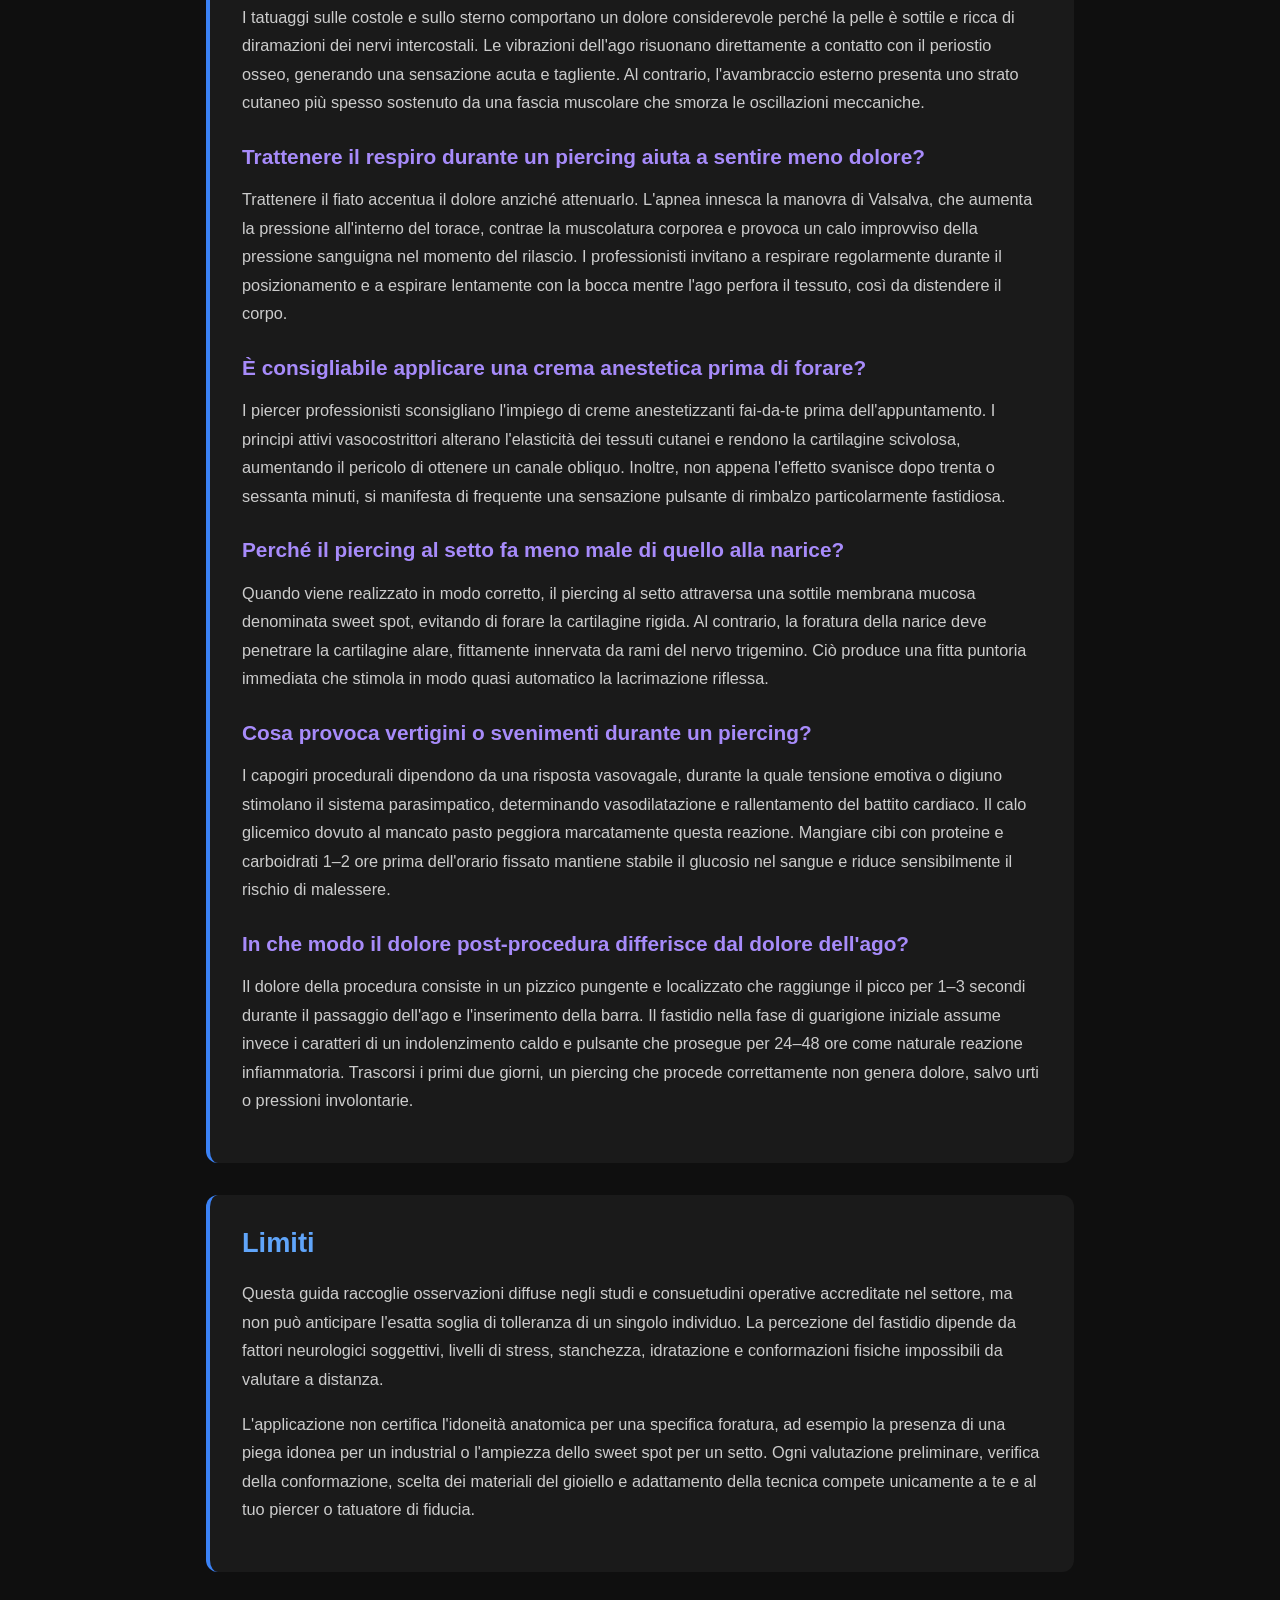
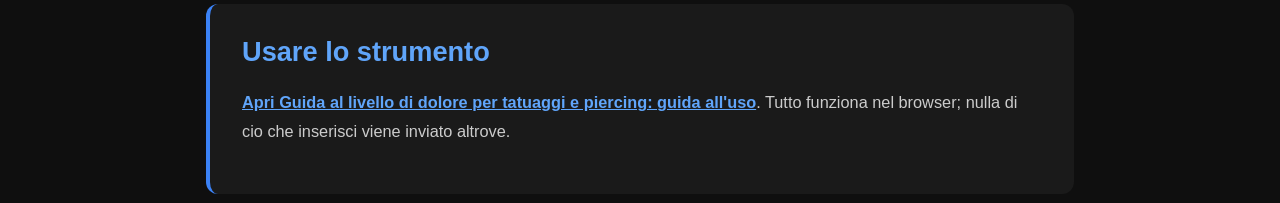
<file: documentation-it.html>
<!DOCTYPE html>
<html lang="it">
<head><meta name="robots" content="noindex,nofollow">
    <meta charset="UTF-8">
    <meta name="viewport" content="width=device-width, initial-scale=1.0">
    <title>Guida al livello di dolore per tatuaggi e piercing: guida all'uso Documentazione | Poli International</title>
    <meta name="description" content="La Guida al livello di dolore per tatuaggi e piercing offre parametri comparativi ed elementi fisiologici chiari sul fastidio percepito in base alla posizione anatomica, con tecniche di respirazione e una scheda di consultazione stampabile per clienti e operatori.">
    <link rel="canonical" href="https://poliinternational.com/piercing-pain-guide/">
    <style>
        body { background: #0f0f0f; color: #fff; font-family: -apple-system, BlinkMacSystemFont, "Segoe UI", Roboto, sans-serif; margin: 0; padding: 0; }
        body.in-iframe .doc-hero h1 { display: none; }
        * { box-sizing: border-box; }
        .entry-content { max-width: 900px; margin: 0 auto; padding: 2rem 1rem; }
        .doc-hero { background: linear-gradient(135deg, #3B82F6, #8B5CF6); padding: 3rem 2rem; text-align: center; border-radius: 0.75rem; margin-bottom: 2rem; }
        .doc-hero h1 { font-size: 2.2rem; margin: 0 0 1rem; font-weight: 700; }
        .doc-hero p { font-size: 1.15rem; color: #E0E7FF; margin: 0; }
        .doc-hero .v2 { display: inline-block; margin-bottom: 1rem; padding: 0.2rem 0.75rem; border-radius: 999px; background: #10B981; color: #04241a; font-weight: 800; font-size: 0.8rem; letter-spacing: 0.08em; }
        .doc-section { margin: 2rem 0; padding: 2rem; background: #1a1a1a; border-radius: 0.75rem; border-left: 4px solid #3B82F6; }
        .doc-section h2 { color: #60A5FA; font-size: 1.7rem; margin: 0 0 1.25rem; font-weight: 600; }
        .doc-section h3 { color: #A78BFA; font-size: 1.3rem; margin: 1.75rem 0 0.75rem; font-weight: 600; }
        .doc-section p, .doc-section li { color: #ccc; line-height: 1.75; font-size: 1.02rem; }
        .doc-section ul, .doc-section ol { padding-left: 1.5rem; }
        .doc-section li { margin: 0.4rem 0; }
        .doc-section code { background: #2a2a2a; padding: 0.1rem 0.35rem; border-radius: 0.25rem; font-size: 0.92em; }
        .doc-section a { color: #60A5FA; font-weight: 600; }
        .highlight-box { background: linear-gradient(135deg, #1E3A8A, #4C1D95); padding: 1.25rem 1.5rem; border-radius: 0.5rem; margin: 1.5rem 0; border-left: 4px solid #10B981; }
        .highlight-box p { color: #E0E7FF; margin: 0; }
        table { width: 100%; border-collapse: collapse; margin: 1.5rem 0; }
        th, td { padding: 0.75rem; text-align: left; border: 1px solid #333; vertical-align: top; }
        th { background: #2a2a2a; color: #60A5FA; }
        td { color: #ccc; }
        .doc-langs { display: flex; flex-wrap: wrap; gap: 0.4rem; margin: 0 0 1.5rem; font-size: 0.9rem; }
        .doc-langs a, .doc-langs span { padding: 0.3rem 0.7rem; border-radius: 999px; border: 1px solid #333; text-decoration: none; }
        .doc-langs a { color: #60A5FA; }
        .doc-langs span { background: #1E3A8A; color: #E0E7FF; border-color: #1E3A8A; font-weight: 700; }
    </style>
</head>
<body>
<script>if (window.self !== window.top) document.body.classList.add('in-iframe');</script>
    <div class="entry-content">
        <nav class="doc-langs" aria-label="Documentation language"><a lang="en" href="documentation.html">English</a><a lang="fr" href="documentation-fr.html">Francais</a><a lang="de" href="documentation-de.html">Deutsch</a><a lang="es" href="documentation-es.html">Espanol</a><span lang="it">Italiano</span><a lang="nl" href="documentation-nl.html">Nederlands</a><a lang="pt" href="documentation-pt.html">Portugues</a><a lang="th" href="documentation-th.html">ไทย</a></nav>
        <div class="doc-hero">
            <span class="v2">V2</span>
            <h1>Guida al livello di dolore per tatuaggi e piercing: guida all'uso</h1>
            <p>La Guida al livello di dolore per tatuaggi e piercing offre parametri comparativi ed elementi fisiologici chiari sul fastidio percepito in base alla posizione anatomica, con tecniche di respirazione e una scheda di consultazione stampabile per clienti e operatori.</p>
        </div>
        <div class="doc-section">
        <h2>A cosa serve questo strumento</h2>
        <p>Questo strumento aiuta chiunque a prepararsi con serenità alle sensazioni fisiche connesse a piercing e tatuaggi. Anziché basarsi su voci ingiustificate o esagerate, la guida inserisce il fastidio procedurale nel suo reale contesto anatomico: densità delle terminazioni nervose, spessore della cartilagine, vicinanza alle strutture ossee e durata della manovra.</p>
        <p>Gli utenti possono mettere a confronto due aree affiancate, consultare descrizioni sensoriali accurate e valutare la propria soglia soggettiva. L'applicazione illustra inoltre pratiche di preparazione verificate in studio e produce una scheda di consultazione personalizzata da stampare per l'appuntamento.</p>
        </div>
        <div class="doc-section">
        <h2>A chi è rivolto</h2>
        <ul>
        <li><strong>Clienti alla prima esperienza di piercing o tatuaggio:</strong> Persone in cerca di chiarimenti obiettivi e rassicuranti prima di prenotare.</li>
        <li><strong>Appassionati e collezionisti di body art:</strong> Utenti che desiderano paragonare zone impegnative come costole, sterno, daith o capezzolo a interventi già eseguiti e guariti.</li>
        <li><strong>Piercer e tatuatori professionisti:</strong> Operatori che necessitano di una guida neutrale in fase di consulenza per orientare la scelta della sede e prevenire reazioni vagali.</li>
        <li><strong>Personale di accoglienza e reception di studio:</strong> Staff di supporto per chiarire i dubbi dei clienti, agevolare la programmazione delle sedute e verificare la preparazione all'intervento.</li>
        </ul>
        </div>
        <div class="doc-section">
        <h2>Come si usa</h2>
        <h3>Esplorare le posizioni sulla mappa corporea interattiva</h3>
        <ol>
        <li>Seleziona la visuale desiderata scegliendo tra <code>Vista anteriore</code>, <code>Vista posteriore</code> o <code>Posizioni orecchio</code>.</li>
        <li>Fai clic su un qualsiasi indicatore sulla mappa per visualizzare la scheda dettagliata della posizione.</li>
        <li>Consulta le sezioni di dettaglio: <code>Esperienza sensoriale</code>, <code>Origine della sensazione</code>, <code>Durata della sensazione</code>, <code>Arco tipico di guarigione iniziale</code>, <code>Sensibilità durante la guarigione</code> e <code>Fattori che influenzano il fastidio</code>.</li>
        <li>Esamina il punteggio sulla scala graduata da 1 a 10, compresa tra <code>1–3 Fastidio minimo</code> e <code>9–10 Fastidio intenso</code>.</li>
        </ol>
        <h3>Confrontare due zone con il confronto diretto tra posizioni</h3>
        <ol>
        <li>Raggiungi la sezione <code>Confronto diretto tra posizioni</code> oppure fai clic sul collegamento rapido <code>Confronto affiancato</code>.</li>
        <li>Scegli la prima posizione nel menu <code>Posizione A</code>.</li>
        <li>Scegli la seconda posizione nel menu <code>Posizione B</code>.</li>
        <li>Fai clic su <code>Confronta posizioni</code> per analizzare il confronto tra punteggi, profili sensoriali, durata della sensazione e tempi di guarigione.</li>
        </ol>
        <h3>Valutare il proprio livello con il test di sensibilità al dolore</h3>
        <ol>
        <li>Accedi alla sezione <code>Valutazione di tolleranza al dolore e sensibilità</code>.</li>
        <li>Rispondi alle sette domande a risposta multipla che descrivono le tue consuete reazioni di fronte a prelievi ematici, piccole ferite, visite odontoiatriche, scottature e stati emotivi.</li>
        <li>Fai clic su <code>Calcola valutazione di tolleranza</code> per calcolare il tuo punteggio totale su 21 punti.</li>
        <li>Consulta la fascia assegnata: alta resilienza (17–21 punti), tolleranza equilibrata (12–16 punti) o sensibilità accentuata con predisposizione a cali di pressione (7–11 punti).</li>
        <li>Fai clic su <code>Trasferisci risultati alla scheda per studio ↓</code> per copiare i risultati direttamente nella scheda di preparazione, oppure premi <code>Cancella risposte</code> per ricominciare.</li>
        </ol>
        <h3>Consultare i protocolli nei consigli di preparazione e gestione</h3>
        <ol>
        <li>Apri la schermata <code>Consigli di preparazione e gestione</code>.</li>
        <li>Seleziona <code>Cosa aiuta davvero</code> per apprendere le buone pratiche: consumare un pasto nutriente 1–2 ore prima, idratarsi, comunicare apertamente con il piercer e indossare indumenti comodi.</li>
        <li>Leggi con attenzione <code>Cosa NON aiuta</code> per comprendere perché l'alcol, l'eccesso di caffeina, l'apnea involontaria e le creme anestetizzanti non concordate ostacolano la procedura.</li>
        <li>Esercitati con la scheda <code>Cadenza respiratoria</code> per sincronizzare 4 secondi di inspirazione dal naso e 4 secondi di espirazione lenta dalla bocca durante l'inserimento dell'ago.</li>
        </ol>
        <h3>Creare e stampare la scheda di preparazione per lo studio</h3>
        <ol>
        <li>Raggiungi il modulo <code>Scheda di preparazione per consultazione in studio</code>.</li>
        <li>Digita la zona desiderata nel campo <code>Posizione prevista del piercing *</code>.</li>
        <li>Seleziona il tuo livello in <code>Esperienza pregressa con i piercing</code> e verifica la voce <code>Fascia di tolleranza autovalutata</code>.</li>
        <li>Contrassegna le caselle pertinenti nella sezione <code>Tendenze fisiologiche da segnalare al piercer</code> se temi gli aghi, hai già avuto cali di pressione o preferisci restare sdraiato.</li>
        <li>Inserisci eventuali note o quesiti personali in <code>Ulteriori note personali e domande per lo studio</code>.</li>
        <li>Fai clic su <code>Stampa scheda di consultazione</code> per visualizzare l'anteprima di stampa del browser.</li>
        </ol>
        <h3>Modificare la lingua e il tema visivo</h3>
        <ol>
        <li>Premi sul selettore <code>Lingua</code> per cambiare lingua tra inglese, tedesco, spagnolo, francese, italiano, olandese, portoghese e thailandese.</li>
        <li>Fai clic sul pulsante <code>Attiva o disattiva modalità scura</code> nell'intestazione per alternare tra tema chiaro e tema scuro.</li>
        </ol>
        </div>
        <div class="doc-section">
        <h2>Cosa non fa lo strumento</h2>
        <ul>
        <li><strong>Non calcola le dimensioni della gioielleria né la lunghezza delle barre:</strong> Per la conversione dei calibri in millimetri, la determinazione dei diametri e lo spazio per il gonfiore iniziale, utilizza il <a href="https://poliinternational.com/jewelry-size-visualizer/" target="_top">Jewelry Size Visualizer</a>.</li>
        <li><strong>Non insegna l'inclinazione dell'ago né la perpendicolarità di foratura:</strong> Per approfondire l'allineamento geometrico, l'orientamento del bisello e la prevenzione di canali obliqui, consulta la <a href="https://poliinternational.com/piercing-angle-guide/" target="_top">Piercing Angle Guide</a>.</li>
        <li><strong>Non effettua diagnosi di rigetto o migrazione dei gioielli di superficie:</strong> Per monitorare i sintomi di assottigliamento della cute, il punteggio di rischio di rigetto e l'ancoraggio a 90 gradi dei surface, consulta la <a href="https://poliinternational.com/piercing-migration-risk/" target="_top">Piercing Migration &amp; Rejection Guide</a>.</li>
        <li><strong>Non fornisce pareri medici né prescrive farmaci:</strong> L'applicazione non sostituisce una visita medica professionale, non formula diagnosi di infezione e non consiglia terapie antibiotiche.</li>
        </ul>
        </div>
        <div class="doc-section">
        <h2>Dove risiedono i tuoi dati</h2>
        <p>Tutti i conteggi, le informazioni inserite nei moduli e le risposte fornite al test rimangono elaborati esclusivamente all'interno del tuo dispositivo nel browser. Nessun dato inserito viene trasmesso attraverso reti esterne, tracciato tramite sistemi di monitoraggio o memorizzato su server remoti.</p>
        <p>Le informazioni vengono eliminate quando fai clic su <code>Cancella scheda</code>, ricarichi la pagina o svuoti i dati del browser. Quando utilizzi <code>Stampa scheda di consultazione</code>, il file finale comprenderà soltanto il nome dell'area, il livello di esperienza, la classe di tolleranza, le caselle selezionate e le note che hai deciso di scrivere.</p>
        </div>
        <div class="doc-section">
        <h2>Stampa ed esportazione</h2>
        <p>La formattazione per la stampa impiega fogli di stile dedicati che escludono automaticamente barre di navigazione, pulsanti, riquadri decorativi e sfondi grafici. Il risultato è un foglio ordinato su pagina singola, pulito e immediatamente leggibile.</p>
        <p>Per salvare una copia digitale, premi <code>Stampa scheda di consultazione</code> e seleziona «Salva come PDF» nella schermata di stampa. In alternativa, puoi stampare il foglio su carta comune per consegnarlo direttamente al tuo piercer prima di accomodarti in postazione.</p>
        </div>
        <div class="doc-section">
        <h2>Domande frequenti</h2>
        <h3>Qual è il piercing all'orecchio meno doloroso per iniziare?</h3>
        <p>Il lobo dell'orecchio è senza dubbio il piercing meno doloroso in assoluto, collocato tra 1 e 2 nella scala di 10 punti. Il tessuto del lobo è soffice e privo di cartilagine resistente. L'ago attraversa la cute in meno di un secondo, lasciando soltanto un lieve calore diffuso che si dissolve nel giro di una quindicina di minuti.</p>
        <h3>Un piercing daith o conch fa più male di un classico helix?</h3>
        <p>Sia il daith che il conch risultano solitamente più intensi rispetto a un comune helix a causa della consistenza cartilaginea. Il conch attraversa la cavità centrale dell'orecchio richiedendo una decisa spinta dell'ago, mentre il daith penetra una piega spessa e ravvicinata al canale uditivo. I clienti descrivono spesso un suono di scatto interno più marcato e una pressione decisamente più persistente rispetto al pizzico rapido di un helix.</p>
        <h3>Perché i tatuaggi su costole e sterno fanno molto più male rispetto all'avambraccio?</h3>
        <p>I tatuaggi sulle costole e sullo sterno comportano un dolore considerevole perché la pelle è sottile e ricca di diramazioni dei nervi intercostali. Le vibrazioni dell'ago risuonano direttamente a contatto con il periostio osseo, generando una sensazione acuta e tagliente. Al contrario, l'avambraccio esterno presenta uno strato cutaneo più spesso sostenuto da una fascia muscolare che smorza le oscillazioni meccaniche.</p>
        <h3>Trattenere il respiro durante un piercing aiuta a sentire meno dolore?</h3>
        <p>Trattenere il fiato accentua il dolore anziché attenuarlo. L'apnea innesca la manovra di Valsalva, che aumenta la pressione all'interno del torace, contrae la muscolatura corporea e provoca un calo improvviso della pressione sanguigna nel momento del rilascio. I professionisti invitano a respirare regolarmente durante il posizionamento e a espirare lentamente con la bocca mentre l'ago perfora il tessuto, così da distendere il corpo.</p>
        <h3>È consigliabile applicare una crema anestetica prima di forare?</h3>
        <p>I piercer professionisti sconsigliano l'impiego di creme anestetizzanti fai-da-te prima dell'appuntamento. I principi attivi vasocostrittori alterano l'elasticità dei tessuti cutanei e rendono la cartilagine scivolosa, aumentando il pericolo di ottenere un canale obliquo. Inoltre, non appena l'effetto svanisce dopo trenta o sessanta minuti, si manifesta di frequente una sensazione pulsante di rimbalzo particolarmente fastidiosa.</p>
        <h3>Perché il piercing al setto fa meno male di quello alla narice?</h3>
        <p>Quando viene realizzato in modo corretto, il piercing al setto attraversa una sottile membrana mucosa denominata sweet spot, evitando di forare la cartilagine rigida. Al contrario, la foratura della narice deve penetrare la cartilagine alare, fittamente innervata da rami del nervo trigemino. Ciò produce una fitta puntoria immediata che stimola in modo quasi automatico la lacrimazione riflessa.</p>
        <h3>Cosa provoca vertigini o svenimenti durante un piercing?</h3>
        <p>I capogiri procedurali dipendono da una risposta vasovagale, durante la quale tensione emotiva o digiuno stimolano il sistema parasimpatico, determinando vasodilatazione e rallentamento del battito cardiaco. Il calo glicemico dovuto al mancato pasto peggiora marcatamente questa reazione. Mangiare cibi con proteine e carboidrati 1–2 ore prima dell'orario fissato mantiene stabile il glucosio nel sangue e riduce sensibilmente il rischio di malessere.</p>
        <h3>In che modo il dolore post-procedura differisce dal dolore dell'ago?</h3>
        <p>Il dolore della procedura consiste in un pizzico pungente e localizzato che raggiunge il picco per 1–3 secondi durante il passaggio dell'ago e l'inserimento della barra. Il fastidio nella fase di guarigione iniziale assume invece i caratteri di un indolenzimento caldo e pulsante che prosegue per 24–48 ore come naturale reazione infiammatoria. Trascorsi i primi due giorni, un piercing che procede correttamente non genera dolore, salvo urti o pressioni involontarie.</p>
        </div>
        <div class="doc-section">
        <h2>Limiti</h2>
        <p>Questa guida raccoglie osservazioni diffuse negli studi e consuetudini operative accreditate nel settore, ma non può anticipare l'esatta soglia di tolleranza di un singolo individuo. La percezione del fastidio dipende da fattori neurologici soggettivi, livelli di stress, stanchezza, idratazione e conformazioni fisiche impossibili da valutare a distanza.</p>
        <p>L'applicazione non certifica l'idoneità anatomica per una specifica foratura, ad esempio la presenza di una piega idonea per un industrial o l'ampiezza dello sweet spot per un setto. Ogni valutazione preliminare, verifica della conformazione, scelta dei materiali del gioiello e adattamento della tecnica compete unicamente a te e al tuo piercer o tatuatore di fiducia.</p>
        </div>
        <div class="doc-section">
            <h2>Usare lo strumento</h2>
            <p><a href="https://poliinternational.com/piercing-pain-guide/" target="_top">Apri Guida al livello di dolore per tatuaggi e piercing: guida all'uso</a>. Tutto funziona nel browser; nulla di cio che inserisci viene inviato altrove.</p>
        </div>
    </div>
</body>
</html>
</file>
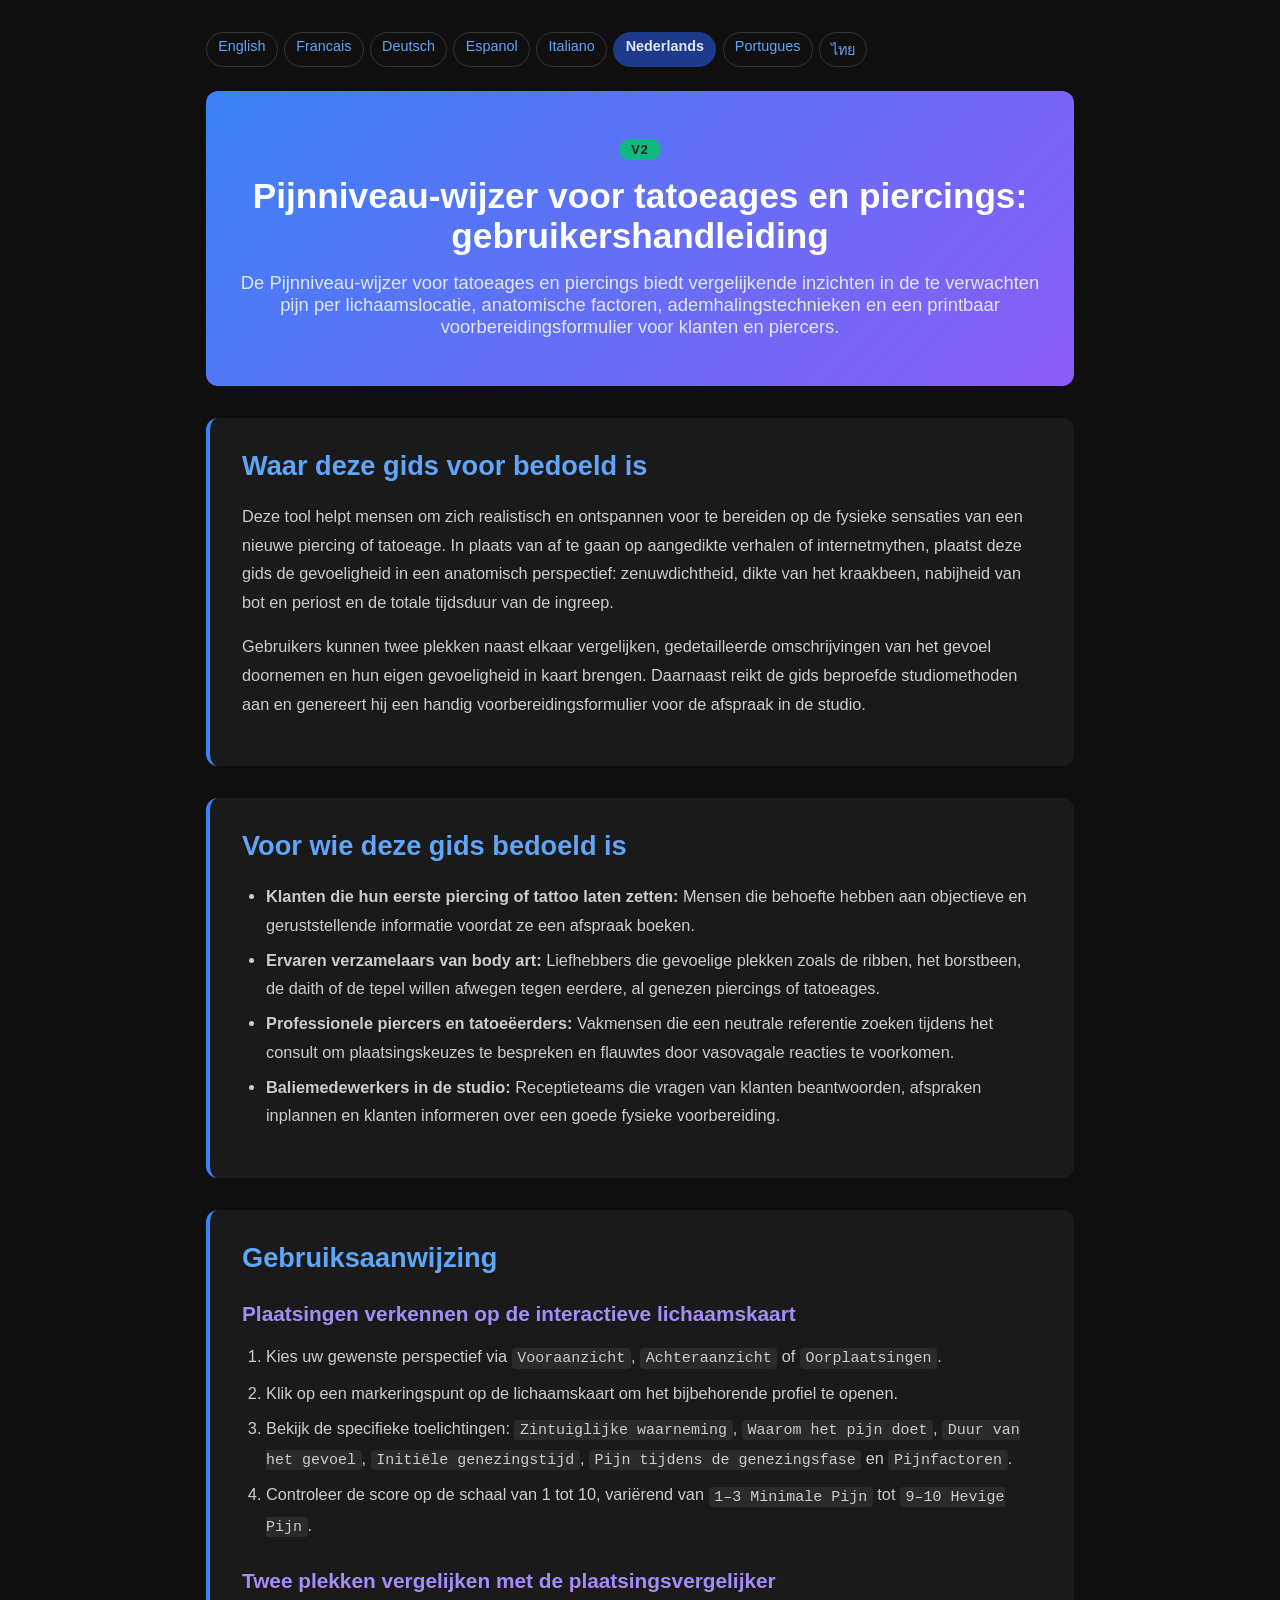
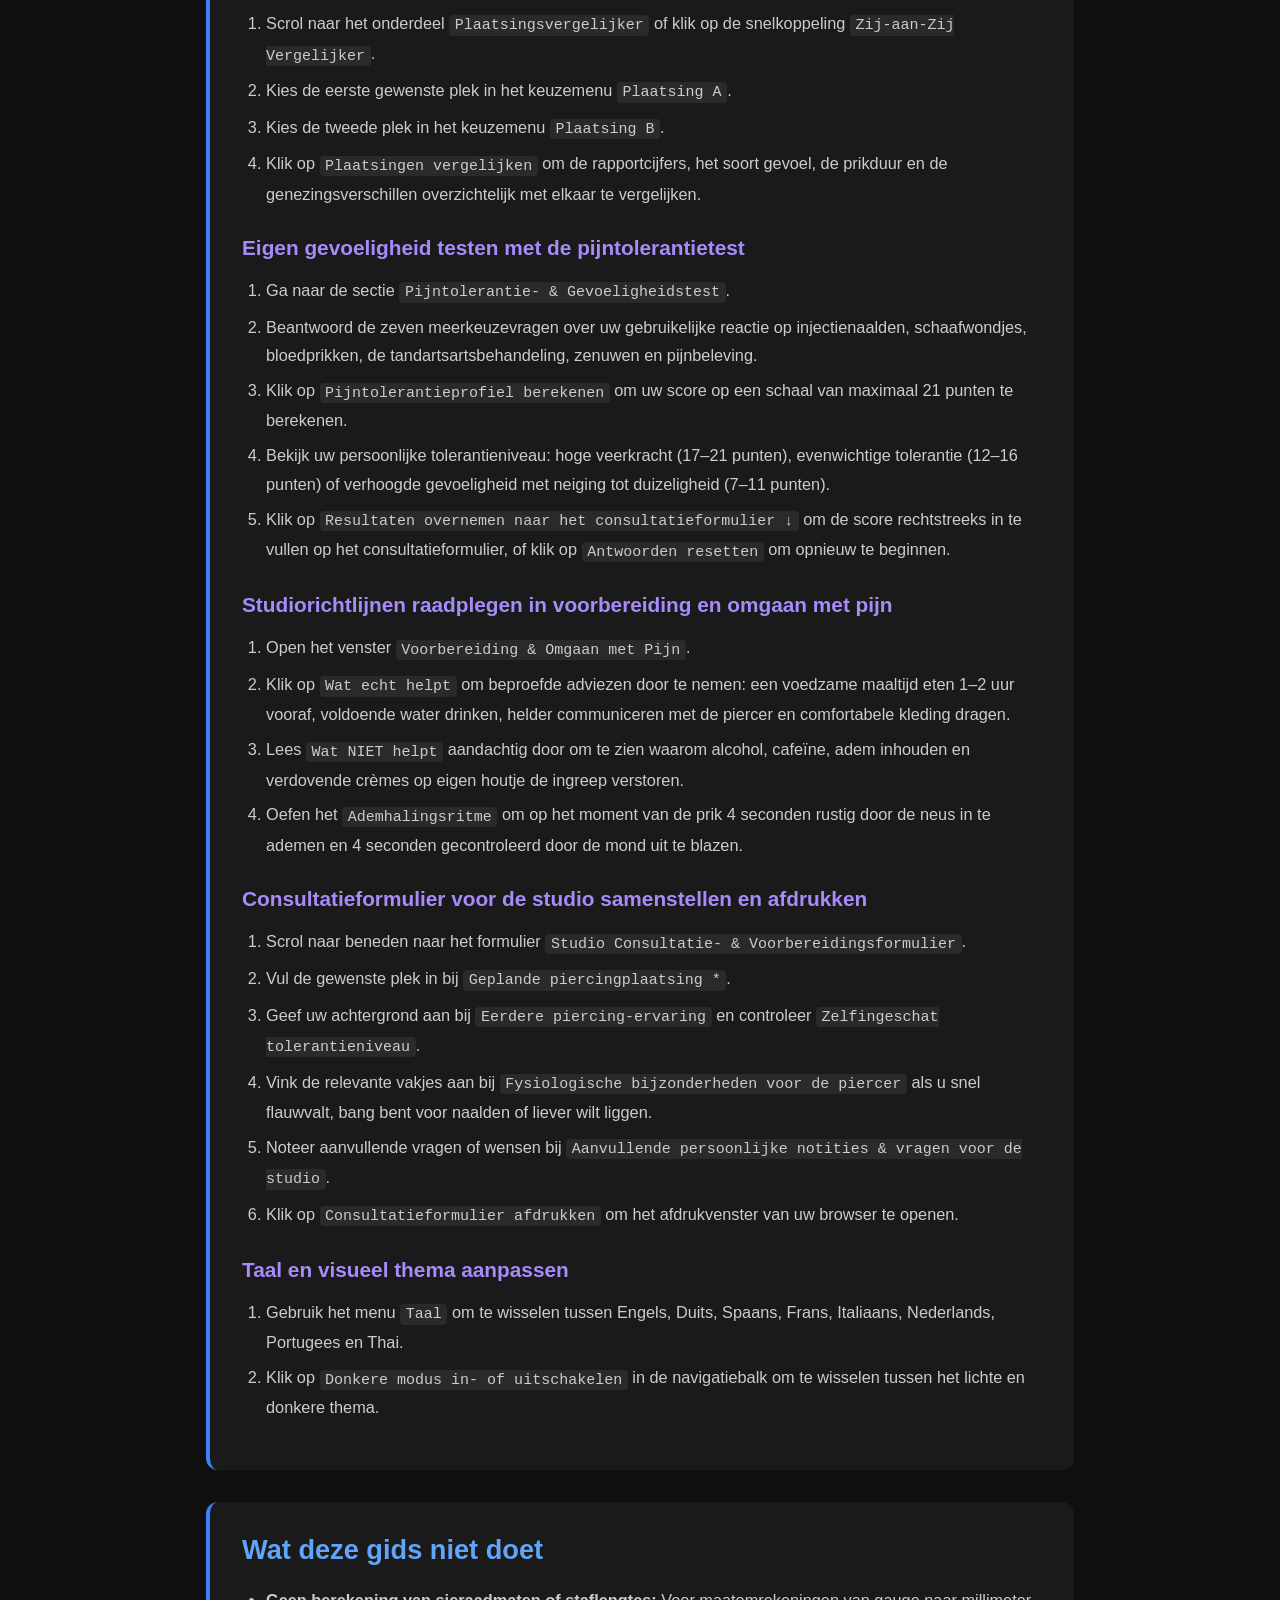
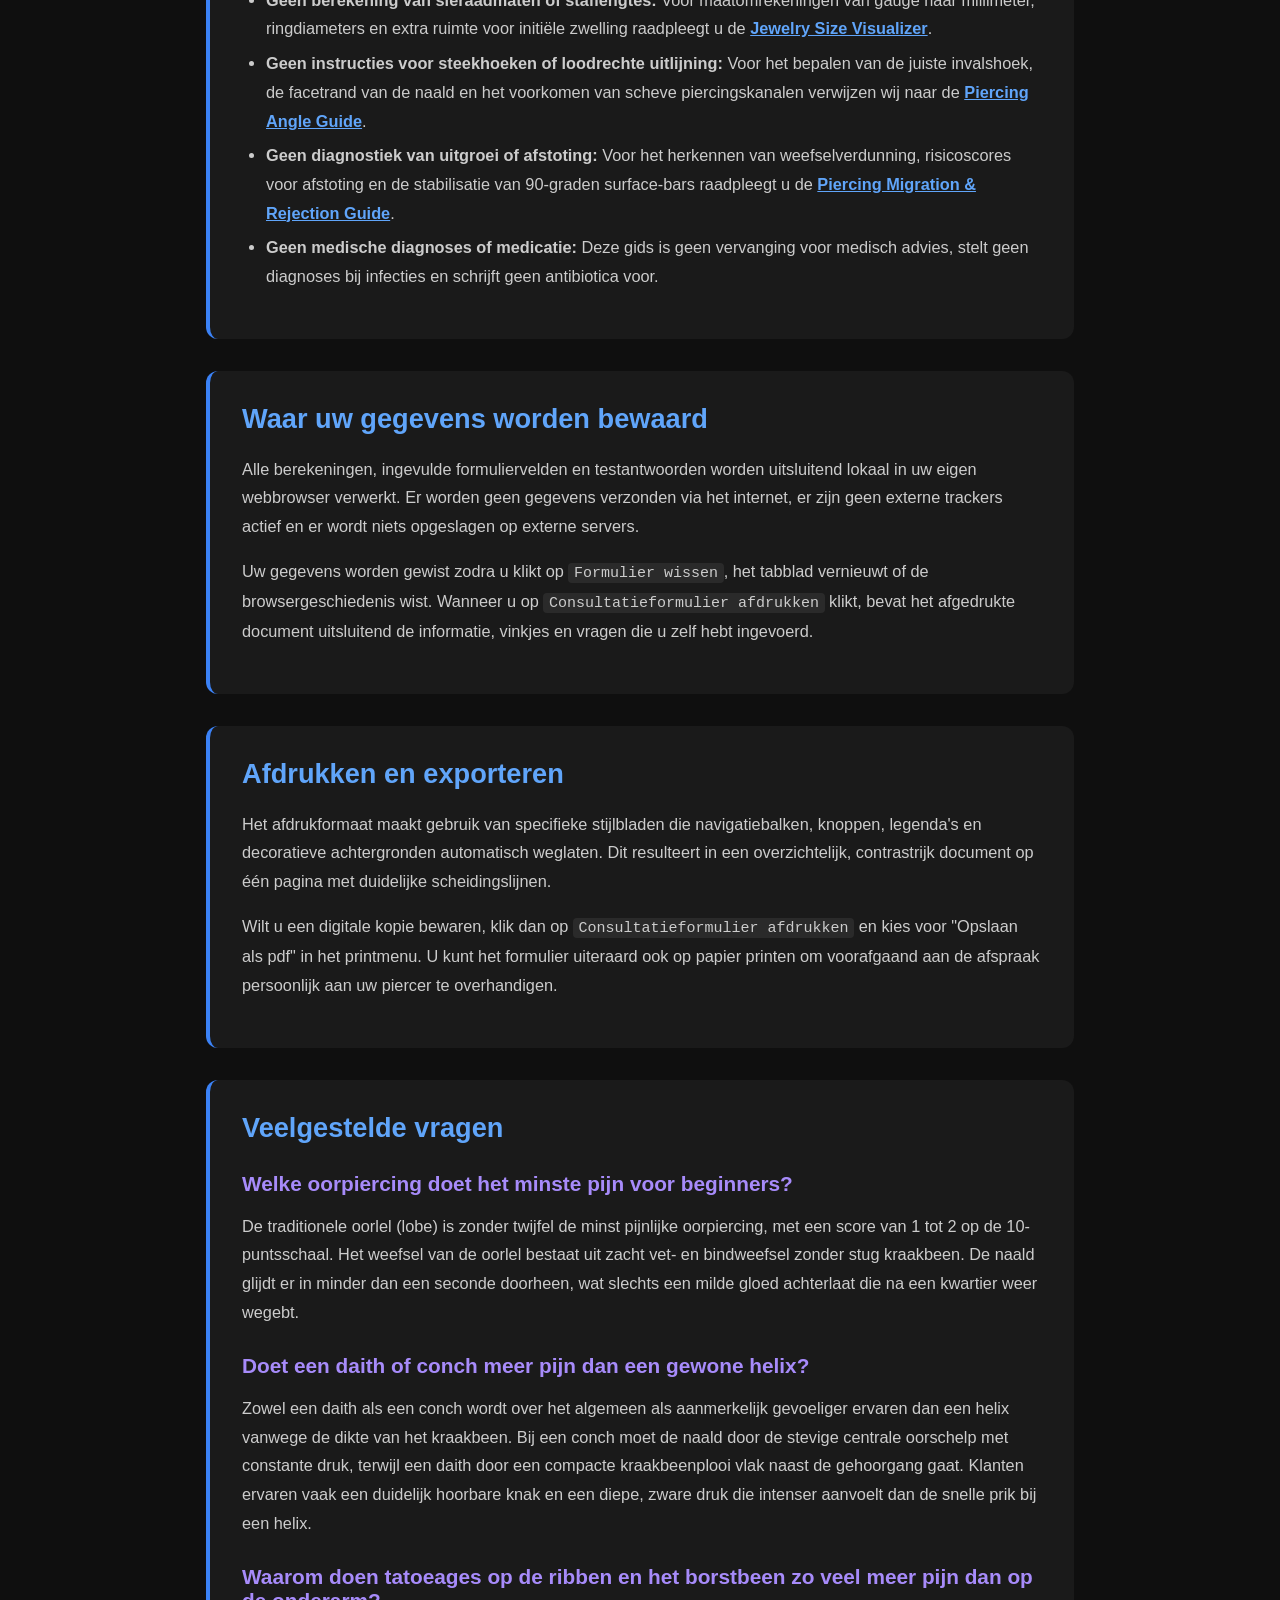
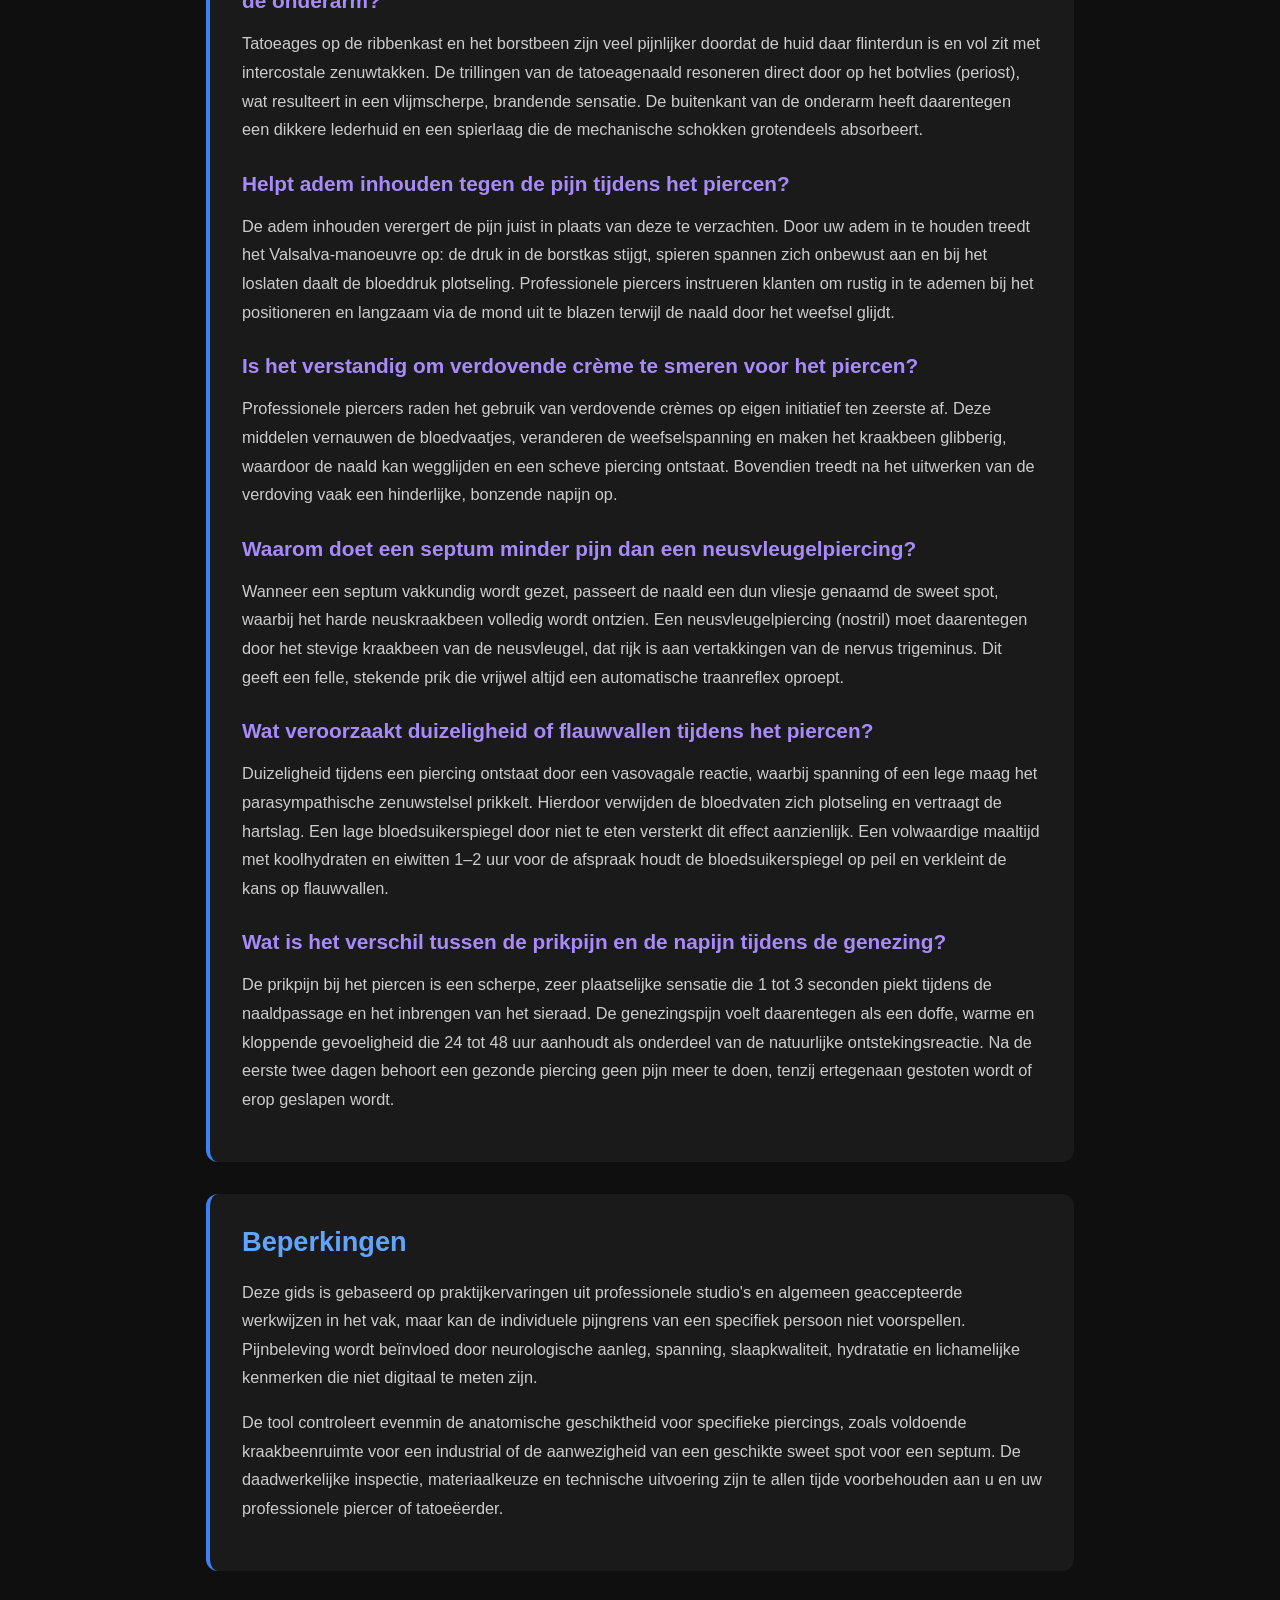
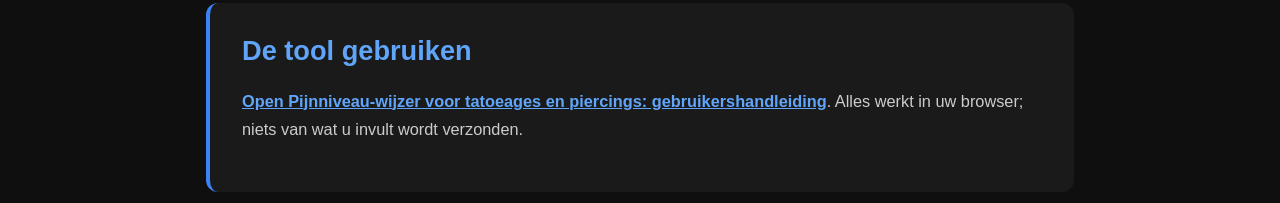
<file: documentation-nl.html>
<!DOCTYPE html>
<html lang="nl">
<head><meta name="robots" content="noindex,nofollow">
    <meta charset="UTF-8">
    <meta name="viewport" content="width=device-width, initial-scale=1.0">
    <title>Pijnniveau-wijzer voor tatoeages en piercings: gebruikershandleiding Documentatie | Poli International</title>
    <meta name="description" content="De Pijnniveau-wijzer voor tatoeages en piercings biedt vergelijkende inzichten in de te verwachten pijn per lichaamslocatie, anatomische factoren, ademhalingstechnieken en een printbaar voorbereidingsformulier voor klanten en piercers.">
    <link rel="canonical" href="https://poliinternational.com/piercing-pain-guide/">
    <style>
        body { background: #0f0f0f; color: #fff; font-family: -apple-system, BlinkMacSystemFont, "Segoe UI", Roboto, sans-serif; margin: 0; padding: 0; }
        body.in-iframe .doc-hero h1 { display: none; }
        * { box-sizing: border-box; }
        .entry-content { max-width: 900px; margin: 0 auto; padding: 2rem 1rem; }
        .doc-hero { background: linear-gradient(135deg, #3B82F6, #8B5CF6); padding: 3rem 2rem; text-align: center; border-radius: 0.75rem; margin-bottom: 2rem; }
        .doc-hero h1 { font-size: 2.2rem; margin: 0 0 1rem; font-weight: 700; }
        .doc-hero p { font-size: 1.15rem; color: #E0E7FF; margin: 0; }
        .doc-hero .v2 { display: inline-block; margin-bottom: 1rem; padding: 0.2rem 0.75rem; border-radius: 999px; background: #10B981; color: #04241a; font-weight: 800; font-size: 0.8rem; letter-spacing: 0.08em; }
        .doc-section { margin: 2rem 0; padding: 2rem; background: #1a1a1a; border-radius: 0.75rem; border-left: 4px solid #3B82F6; }
        .doc-section h2 { color: #60A5FA; font-size: 1.7rem; margin: 0 0 1.25rem; font-weight: 600; }
        .doc-section h3 { color: #A78BFA; font-size: 1.3rem; margin: 1.75rem 0 0.75rem; font-weight: 600; }
        .doc-section p, .doc-section li { color: #ccc; line-height: 1.75; font-size: 1.02rem; }
        .doc-section ul, .doc-section ol { padding-left: 1.5rem; }
        .doc-section li { margin: 0.4rem 0; }
        .doc-section code { background: #2a2a2a; padding: 0.1rem 0.35rem; border-radius: 0.25rem; font-size: 0.92em; }
        .doc-section a { color: #60A5FA; font-weight: 600; }
        .highlight-box { background: linear-gradient(135deg, #1E3A8A, #4C1D95); padding: 1.25rem 1.5rem; border-radius: 0.5rem; margin: 1.5rem 0; border-left: 4px solid #10B981; }
        .highlight-box p { color: #E0E7FF; margin: 0; }
        table { width: 100%; border-collapse: collapse; margin: 1.5rem 0; }
        th, td { padding: 0.75rem; text-align: left; border: 1px solid #333; vertical-align: top; }
        th { background: #2a2a2a; color: #60A5FA; }
        td { color: #ccc; }
        .doc-langs { display: flex; flex-wrap: wrap; gap: 0.4rem; margin: 0 0 1.5rem; font-size: 0.9rem; }
        .doc-langs a, .doc-langs span { padding: 0.3rem 0.7rem; border-radius: 999px; border: 1px solid #333; text-decoration: none; }
        .doc-langs a { color: #60A5FA; }
        .doc-langs span { background: #1E3A8A; color: #E0E7FF; border-color: #1E3A8A; font-weight: 700; }
    </style>
</head>
<body>
<script>if (window.self !== window.top) document.body.classList.add('in-iframe');</script>
    <div class="entry-content">
        <nav class="doc-langs" aria-label="Documentation language"><a lang="en" href="documentation.html">English</a><a lang="fr" href="documentation-fr.html">Francais</a><a lang="de" href="documentation-de.html">Deutsch</a><a lang="es" href="documentation-es.html">Espanol</a><a lang="it" href="documentation-it.html">Italiano</a><span lang="nl">Nederlands</span><a lang="pt" href="documentation-pt.html">Portugues</a><a lang="th" href="documentation-th.html">ไทย</a></nav>
        <div class="doc-hero">
            <span class="v2">V2</span>
            <h1>Pijnniveau-wijzer voor tatoeages en piercings: gebruikershandleiding</h1>
            <p>De Pijnniveau-wijzer voor tatoeages en piercings biedt vergelijkende inzichten in de te verwachten pijn per lichaamslocatie, anatomische factoren, ademhalingstechnieken en een printbaar voorbereidingsformulier voor klanten en piercers.</p>
        </div>
        <div class="doc-section">
        <h2>Waar deze gids voor bedoeld is</h2>
        <p>Deze tool helpt mensen om zich realistisch en ontspannen voor te bereiden op de fysieke sensaties van een nieuwe piercing of tatoeage. In plaats van af te gaan op aangedikte verhalen of internetmythen, plaatst deze gids de gevoeligheid in een anatomisch perspectief: zenuwdichtheid, dikte van het kraakbeen, nabijheid van bot en periost en de totale tijdsduur van de ingreep.</p>
        <p>Gebruikers kunnen twee plekken naast elkaar vergelijken, gedetailleerde omschrijvingen van het gevoel doornemen en hun eigen gevoeligheid in kaart brengen. Daarnaast reikt de gids beproefde studiomethoden aan en genereert hij een handig voorbereidingsformulier voor de afspraak in de studio.</p>
        </div>
        <div class="doc-section">
        <h2>Voor wie deze gids bedoeld is</h2>
        <ul>
        <li><strong>Klanten die hun eerste piercing of tattoo laten zetten:</strong> Mensen die behoefte hebben aan objectieve en geruststellende informatie voordat ze een afspraak boeken.</li>
        <li><strong>Ervaren verzamelaars van body art:</strong> Liefhebbers die gevoelige plekken zoals de ribben, het borstbeen, de daith of de tepel willen afwegen tegen eerdere, al genezen piercings of tatoeages.</li>
        <li><strong>Professionele piercers en tatoeëerders:</strong> Vakmensen die een neutrale referentie zoeken tijdens het consult om plaatsingskeuzes te bespreken en flauwtes door vasovagale reacties te voorkomen.</li>
        <li><strong>Baliemedewerkers in de studio:</strong> Receptieteams die vragen van klanten beantwoorden, afspraken inplannen en klanten informeren over een goede fysieke voorbereiding.</li>
        </ul>
        </div>
        <div class="doc-section">
        <h2>Gebruiksaanwijzing</h2>
        <h3>Plaatsingen verkennen op de interactieve lichaamskaart</h3>
        <ol>
        <li>Kies uw gewenste perspectief via <code>Vooraanzicht</code>, <code>Achteraanzicht</code> of <code>Oorplaatsingen</code>.</li>
        <li>Klik op een markeringspunt op de lichaamskaart om het bijbehorende profiel te openen.</li>
        <li>Bekijk de specifieke toelichtingen: <code>Zintuiglijke waarneming</code>, <code>Waarom het pijn doet</code>, <code>Duur van het gevoel</code>, <code>Initiële genezingstijd</code>, <code>Pijn tijdens de genezingsfase</code> en <code>Pijnfactoren</code>.</li>
        <li>Controleer de score op de schaal van 1 tot 10, variërend van <code>1–3 Minimale Pijn</code> tot <code>9–10 Hevige Pijn</code>.</li>
        </ol>
        <h3>Twee plekken vergelijken met de plaatsingsvergelijker</h3>
        <ol>
        <li>Scrol naar het onderdeel <code>Plaatsingsvergelijker</code> of klik op de snelkoppeling <code>Zij-aan-Zij Vergelijker</code>.</li>
        <li>Kies de eerste gewenste plek in het keuzemenu <code>Plaatsing A</code>.</li>
        <li>Kies de tweede plek in het keuzemenu <code>Plaatsing B</code>.</li>
        <li>Klik op <code>Plaatsingen vergelijken</code> om de rapportcijfers, het soort gevoel, de prikduur en de genezingsverschillen overzichtelijk met elkaar te vergelijken.</li>
        </ol>
        <h3>Eigen gevoeligheid testen met de pijntolerantietest</h3>
        <ol>
        <li>Ga naar de sectie <code>Pijntolerantie- &amp; Gevoeligheidstest</code>.</li>
        <li>Beantwoord de zeven meerkeuzevragen over uw gebruikelijke reactie op injectienaalden, schaafwondjes, bloedprikken, de tandartsartsbehandeling, zenuwen en pijnbeleving.</li>
        <li>Klik op <code>Pijntolerantieprofiel berekenen</code> om uw score op een schaal van maximaal 21 punten te berekenen.</li>
        <li>Bekijk uw persoonlijke tolerantieniveau: hoge veerkracht (17–21 punten), evenwichtige tolerantie (12–16 punten) of verhoogde gevoeligheid met neiging tot duizeligheid (7–11 punten).</li>
        <li>Klik op <code>Resultaten overnemen naar het consultatieformulier ↓</code> om de score rechtstreeks in te vullen op het consultatieformulier, of klik op <code>Antwoorden resetten</code> om opnieuw te beginnen.</li>
        </ol>
        <h3>Studiorichtlijnen raadplegen in voorbereiding en omgaan met pijn</h3>
        <ol>
        <li>Open het venster <code>Voorbereiding &amp; Omgaan met Pijn</code>.</li>
        <li>Klik op <code>Wat echt helpt</code> om beproefde adviezen door te nemen: een voedzame maaltijd eten 1–2 uur vooraf, voldoende water drinken, helder communiceren met de piercer en comfortabele kleding dragen.</li>
        <li>Lees <code>Wat NIET helpt</code> aandachtig door om te zien waarom alcohol, cafeïne, adem inhouden en verdovende crèmes op eigen houtje de ingreep verstoren.</li>
        <li>Oefen het <code>Ademhalingsritme</code> om op het moment van de prik 4 seconden rustig door de neus in te ademen en 4 seconden gecontroleerd door de mond uit te blazen.</li>
        </ol>
        <h3>Consultatieformulier voor de studio samenstellen en afdrukken</h3>
        <ol>
        <li>Scrol naar beneden naar het formulier <code>Studio Consultatie- &amp; Voorbereidingsformulier</code>.</li>
        <li>Vul de gewenste plek in bij <code>Geplande piercingplaatsing *</code>.</li>
        <li>Geef uw achtergrond aan bij <code>Eerdere piercing-ervaring</code> en controleer <code>Zelfingeschat tolerantieniveau</code>.</li>
        <li>Vink de relevante vakjes aan bij <code>Fysiologische bijzonderheden voor de piercer</code> als u snel flauwvalt, bang bent voor naalden of liever wilt liggen.</li>
        <li>Noteer aanvullende vragen of wensen bij <code>Aanvullende persoonlijke notities &amp; vragen voor de studio</code>.</li>
        <li>Klik op <code>Consultatieformulier afdrukken</code> om het afdrukvenster van uw browser te openen.</li>
        </ol>
        <h3>Taal en visueel thema aanpassen</h3>
        <ol>
        <li>Gebruik het menu <code>Taal</code> om te wisselen tussen Engels, Duits, Spaans, Frans, Italiaans, Nederlands, Portugees en Thai.</li>
        <li>Klik op <code>Donkere modus in- of uitschakelen</code> in de navigatiebalk om te wisselen tussen het lichte en donkere thema.</li>
        </ol>
        </div>
        <div class="doc-section">
        <h2>Wat deze gids niet doet</h2>
        <ul>
        <li><strong>Geen berekening van sieraadmaten of staflengtes:</strong> Voor maatomrekeningen van gauge naar millimeter, ringdiameters en extra ruimte voor initiële zwelling raadpleegt u de <a href="https://poliinternational.com/jewelry-size-visualizer/" target="_top">Jewelry Size Visualizer</a>.</li>
        <li><strong>Geen instructies voor steekhoeken of loodrechte uitlijning:</strong> Voor het bepalen van de juiste invalshoek, de facetrand van de naald en het voorkomen van scheve piercingskanalen verwijzen wij naar de <a href="https://poliinternational.com/piercing-angle-guide/" target="_top">Piercing Angle Guide</a>.</li>
        <li><strong>Geen diagnostiek van uitgroei of afstoting:</strong> Voor het herkennen van weefselverdunning, risicoscores voor afstoting en de stabilisatie van 90-graden surface-bars raadpleegt u de <a href="https://poliinternational.com/piercing-migration-risk/" target="_top">Piercing Migration &amp; Rejection Guide</a>.</li>
        <li><strong>Geen medische diagnoses of medicatie:</strong> Deze gids is geen vervanging voor medisch advies, stelt geen diagnoses bij infecties en schrijft geen antibiotica voor.</li>
        </ul>
        </div>
        <div class="doc-section">
        <h2>Waar uw gegevens worden bewaard</h2>
        <p>Alle berekeningen, ingevulde formuliervelden en testantwoorden worden uitsluitend lokaal in uw eigen webbrowser verwerkt. Er worden geen gegevens verzonden via het internet, er zijn geen externe trackers actief en er wordt niets opgeslagen op externe servers.</p>
        <p>Uw gegevens worden gewist zodra u klikt op <code>Formulier wissen</code>, het tabblad vernieuwt of de browsergeschiedenis wist. Wanneer u op <code>Consultatieformulier afdrukken</code> klikt, bevat het afgedrukte document uitsluitend de informatie, vinkjes en vragen die u zelf hebt ingevoerd.</p>
        </div>
        <div class="doc-section">
        <h2>Afdrukken en exporteren</h2>
        <p>Het afdrukformaat maakt gebruik van specifieke stijlbladen die navigatiebalken, knoppen, legenda's en decoratieve achtergronden automatisch weglaten. Dit resulteert in een overzichtelijk, contrastrijk document op één pagina met duidelijke scheidingslijnen.</p>
        <p>Wilt u een digitale kopie bewaren, klik dan op <code>Consultatieformulier afdrukken</code> en kies voor "Opslaan als pdf" in het printmenu. U kunt het formulier uiteraard ook op papier printen om voorafgaand aan de afspraak persoonlijk aan uw piercer te overhandigen.</p>
        </div>
        <div class="doc-section">
        <h2>Veelgestelde vragen</h2>
        <h3>Welke oorpiercing doet het minste pijn voor beginners?</h3>
        <p>De traditionele oorlel (lobe) is zonder twijfel de minst pijnlijke oorpiercing, met een score van 1 tot 2 op de 10-puntsschaal. Het weefsel van de oorlel bestaat uit zacht vet- en bindweefsel zonder stug kraakbeen. De naald glijdt er in minder dan een seconde doorheen, wat slechts een milde gloed achterlaat die na een kwartier weer wegebt.</p>
        <h3>Doet een daith of conch meer pijn dan een gewone helix?</h3>
        <p>Zowel een daith als een conch wordt over het algemeen als aanmerkelijk gevoeliger ervaren dan een helix vanwege de dikte van het kraakbeen. Bij een conch moet de naald door de stevige centrale oorschelp met constante druk, terwijl een daith door een compacte kraakbeenplooi vlak naast de gehoorgang gaat. Klanten ervaren vaak een duidelijk hoorbare knak en een diepe, zware druk die intenser aanvoelt dan de snelle prik bij een helix.</p>
        <h3>Waarom doen tatoeages op de ribben en het borstbeen zo veel meer pijn dan op de onderarm?</h3>
        <p>Tatoeages op de ribbenkast en het borstbeen zijn veel pijnlijker doordat de huid daar flinterdun is en vol zit met intercostale zenuwtakken. De trillingen van de tatoeagenaald resoneren direct door op het botvlies (periost), wat resulteert in een vlijmscherpe, brandende sensatie. De buitenkant van de onderarm heeft daarentegen een dikkere lederhuid en een spierlaag die de mechanische schokken grotendeels absorbeert.</p>
        <h3>Helpt adem inhouden tegen de pijn tijdens het piercen?</h3>
        <p>De adem inhouden verergert de pijn juist in plaats van deze te verzachten. Door uw adem in te houden treedt het Valsalva-manoeuvre op: de druk in de borstkas stijgt, spieren spannen zich onbewust aan en bij het loslaten daalt de bloeddruk plotseling. Professionele piercers instrueren klanten om rustig in te ademen bij het positioneren en langzaam via de mond uit te blazen terwijl de naald door het weefsel glijdt.</p>
        <h3>Is het verstandig om verdovende crème te smeren voor het piercen?</h3>
        <p>Professionele piercers raden het gebruik van verdovende crèmes op eigen initiatief ten zeerste af. Deze middelen vernauwen de bloedvaatjes, veranderen de weefselspanning en maken het kraakbeen glibberig, waardoor de naald kan wegglijden en een scheve piercing ontstaat. Bovendien treedt na het uitwerken van de verdoving vaak een hinderlijke, bonzende napijn op.</p>
        <h3>Waarom doet een septum minder pijn dan een neusvleugelpiercing?</h3>
        <p>Wanneer een septum vakkundig wordt gezet, passeert de naald een dun vliesje genaamd de sweet spot, waarbij het harde neuskraakbeen volledig wordt ontzien. Een neusvleugelpiercing (nostril) moet daarentegen door het stevige kraakbeen van de neusvleugel, dat rijk is aan vertakkingen van de nervus trigeminus. Dit geeft een felle, stekende prik die vrijwel altijd een automatische traanreflex oproept.</p>
        <h3>Wat veroorzaakt duizeligheid of flauwvallen tijdens het piercen?</h3>
        <p>Duizeligheid tijdens een piercing ontstaat door een vasovagale reactie, waarbij spanning of een lege maag het parasympathische zenuwstelsel prikkelt. Hierdoor verwijden de bloedvaten zich plotseling en vertraagt de hartslag. Een lage bloedsuikerspiegel door niet te eten versterkt dit effect aanzienlijk. Een volwaardige maaltijd met koolhydraten en eiwitten 1–2 uur voor de afspraak houdt de bloedsuikerspiegel op peil en verkleint de kans op flauwvallen.</p>
        <h3>Wat is het verschil tussen de prikpijn en de napijn tijdens de genezing?</h3>
        <p>De prikpijn bij het piercen is een scherpe, zeer plaatselijke sensatie die 1 tot 3 seconden piekt tijdens de naaldpassage en het inbrengen van het sieraad. De genezingspijn voelt daarentegen als een doffe, warme en kloppende gevoeligheid die 24 tot 48 uur aanhoudt als onderdeel van de natuurlijke ontstekingsreactie. Na de eerste twee dagen behoort een gezonde piercing geen pijn meer te doen, tenzij ertegenaan gestoten wordt of erop geslapen wordt.</p>
        </div>
        <div class="doc-section">
        <h2>Beperkingen</h2>
        <p>Deze gids is gebaseerd op praktijkervaringen uit professionele studio's en algemeen geaccepteerde werkwijzen in het vak, maar kan de individuele pijngrens van een specifiek persoon niet voorspellen. Pijnbeleving wordt beïnvloed door neurologische aanleg, spanning, slaapkwaliteit, hydratatie en lichamelijke kenmerken die niet digitaal te meten zijn.</p>
        <p>De tool controleert evenmin de anatomische geschiktheid voor specifieke piercings, zoals voldoende kraakbeenruimte voor een industrial of de aanwezigheid van een geschikte sweet spot voor een septum. De daadwerkelijke inspectie, materiaalkeuze en technische uitvoering zijn te allen tijde voorbehouden aan u en uw professionele piercer of tatoeëerder.</p>
        </div>
        <div class="doc-section">
            <h2>De tool gebruiken</h2>
            <p><a href="https://poliinternational.com/piercing-pain-guide/" target="_top">Open Pijnniveau-wijzer voor tatoeages en piercings: gebruikershandleiding</a>. Alles werkt in uw browser; niets van wat u invult wordt verzonden.</p>
        </div>
    </div>
</body>
</html>
</file>
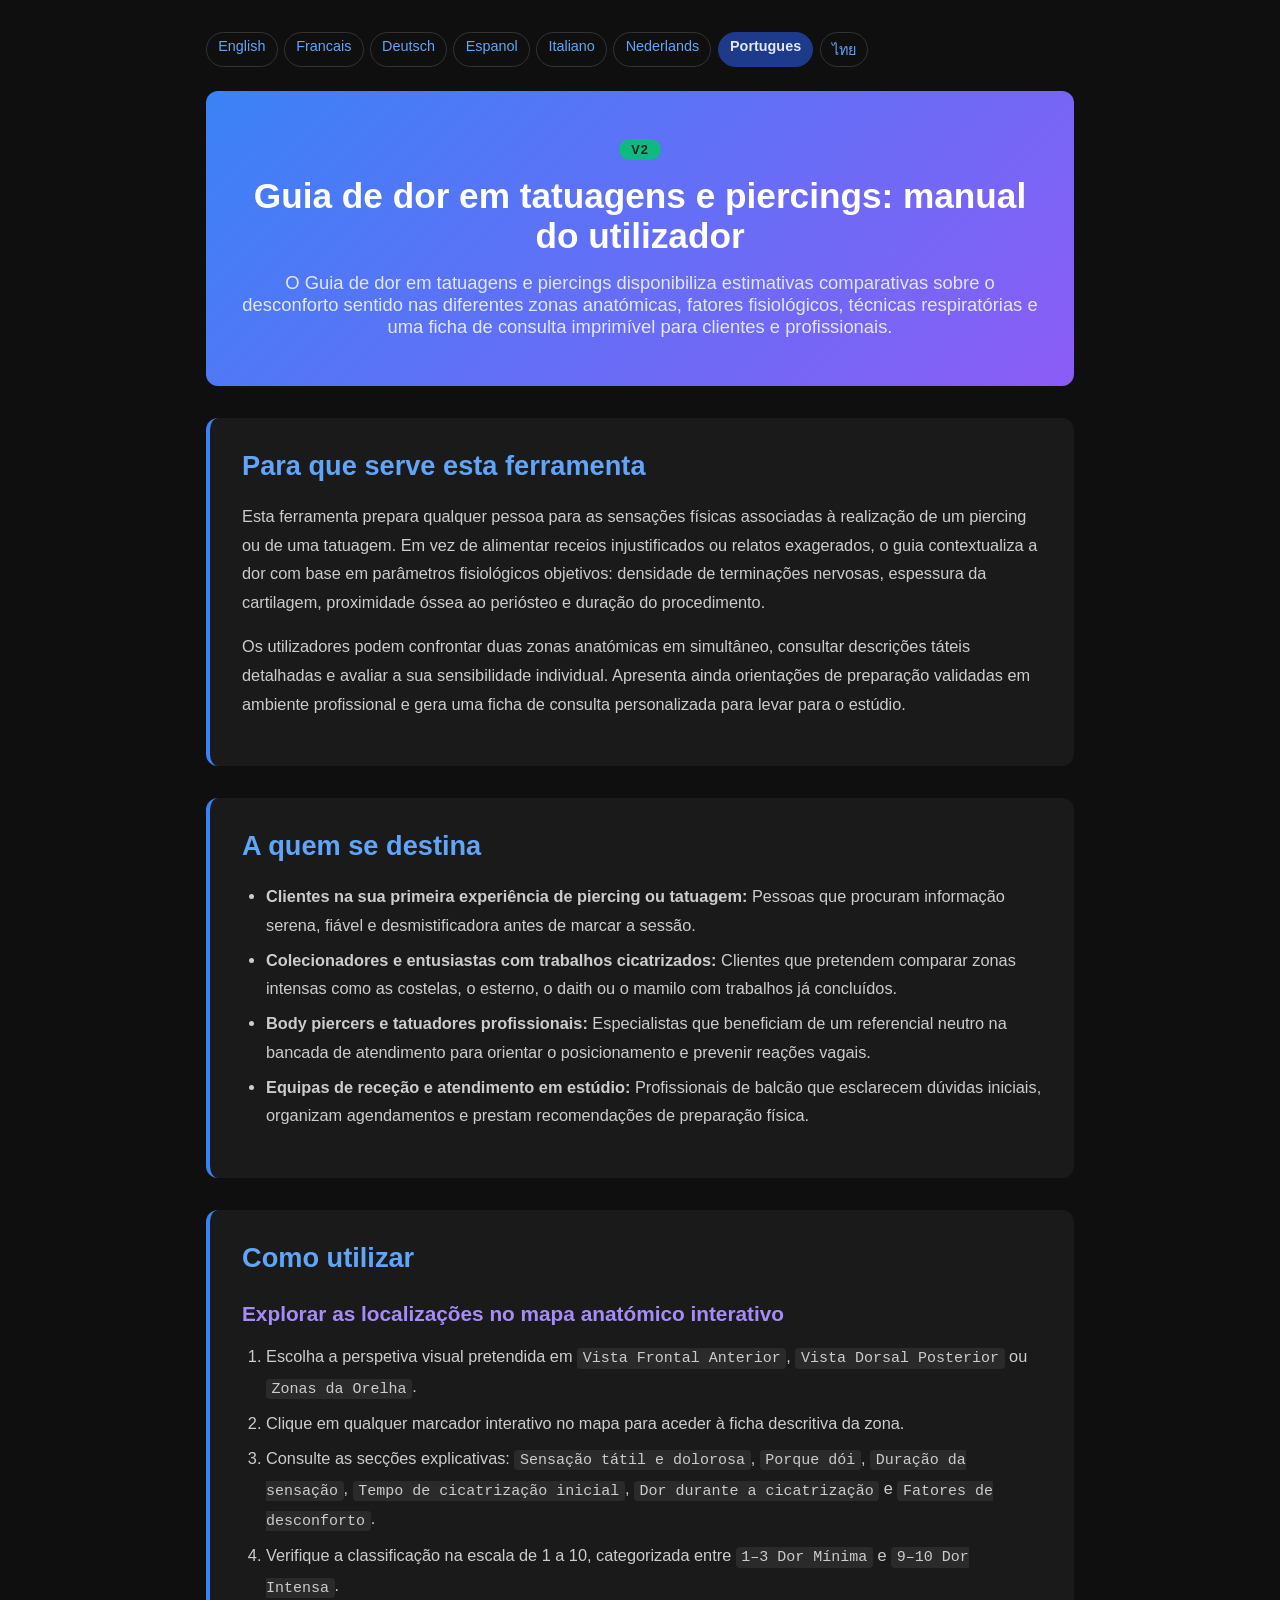
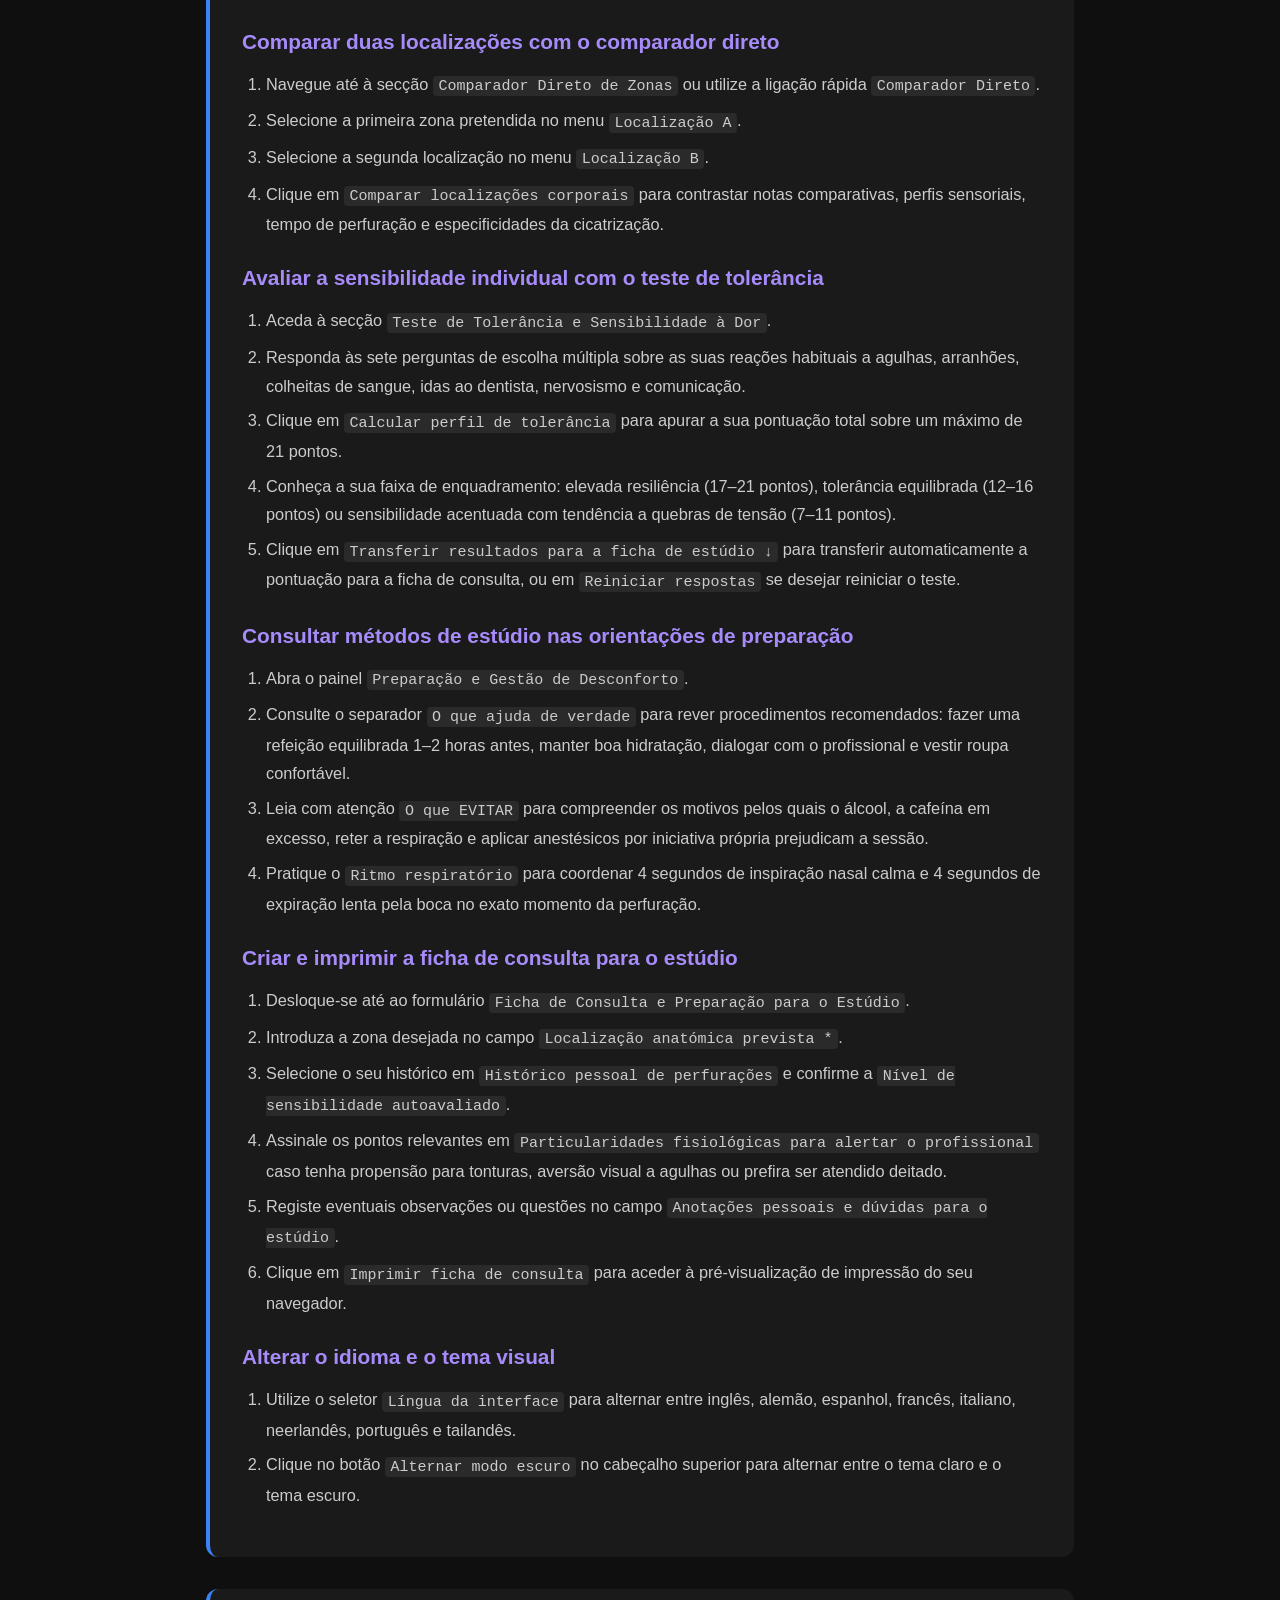
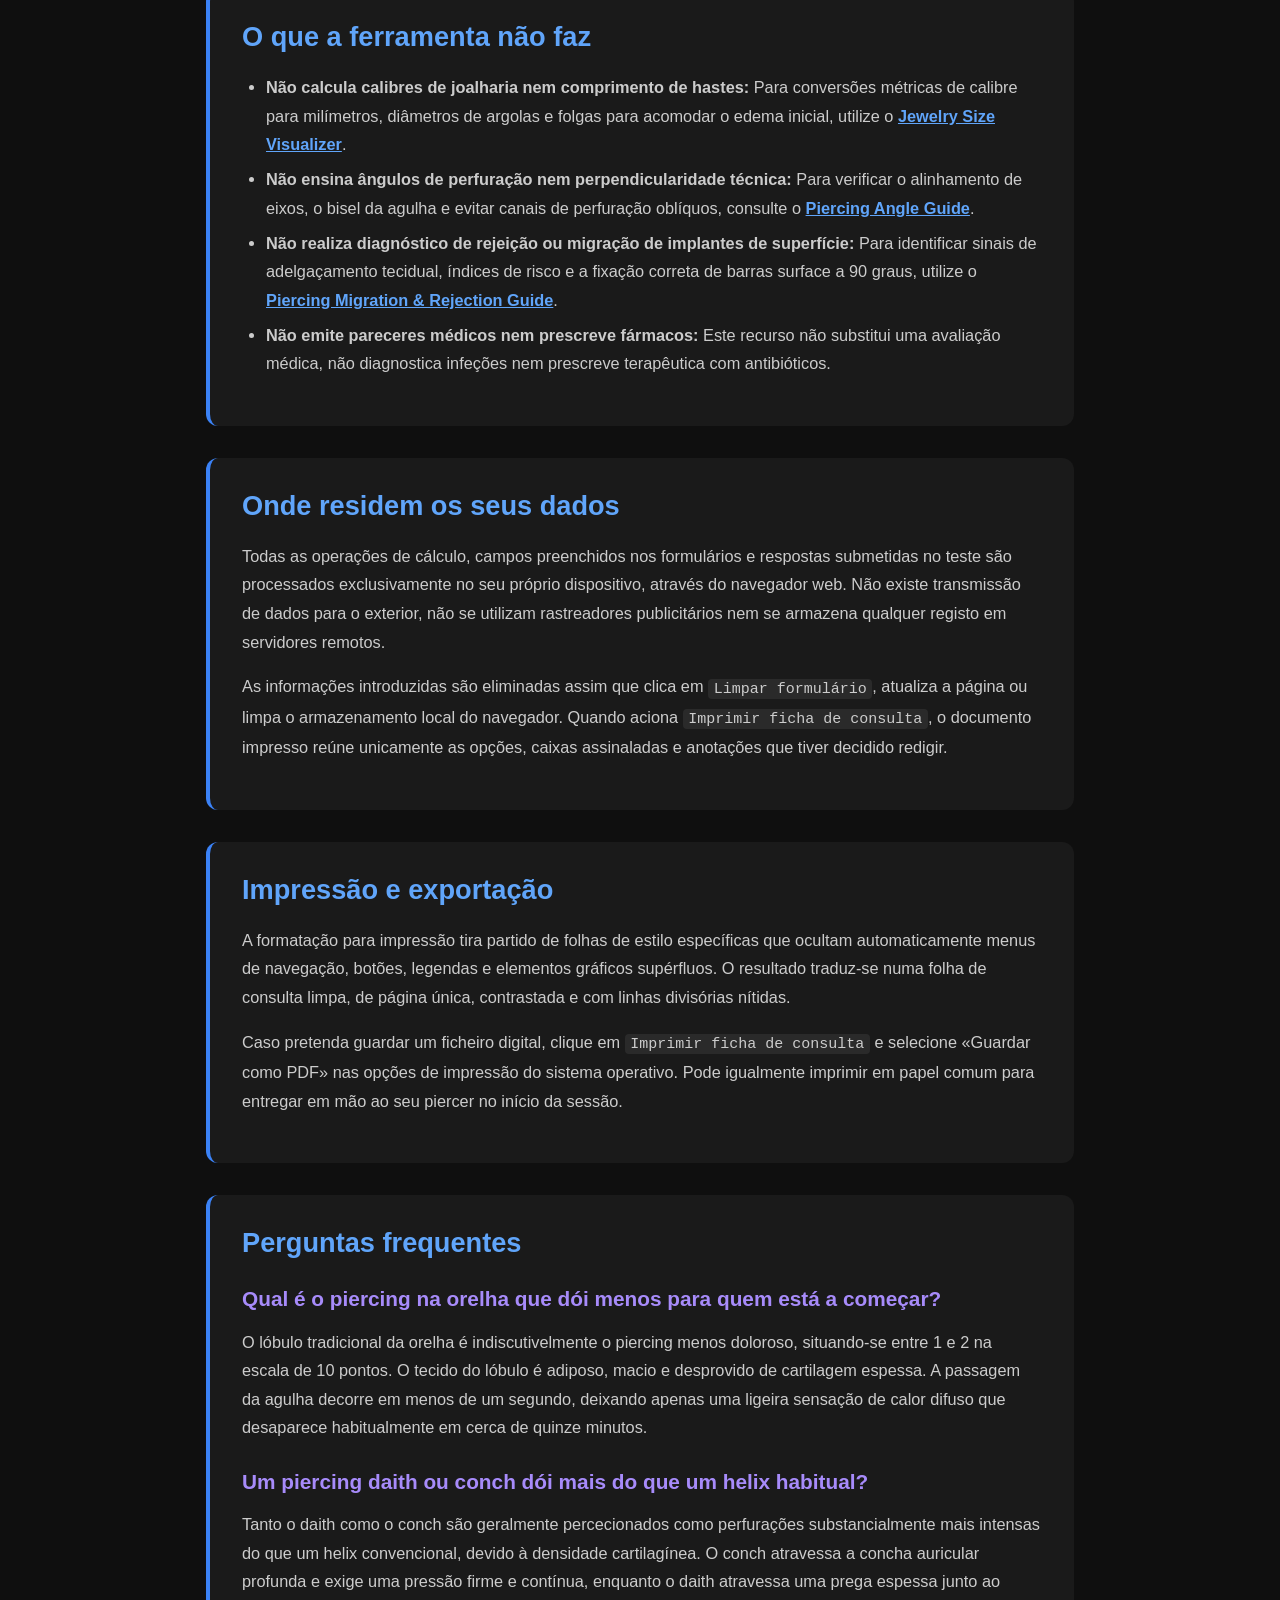
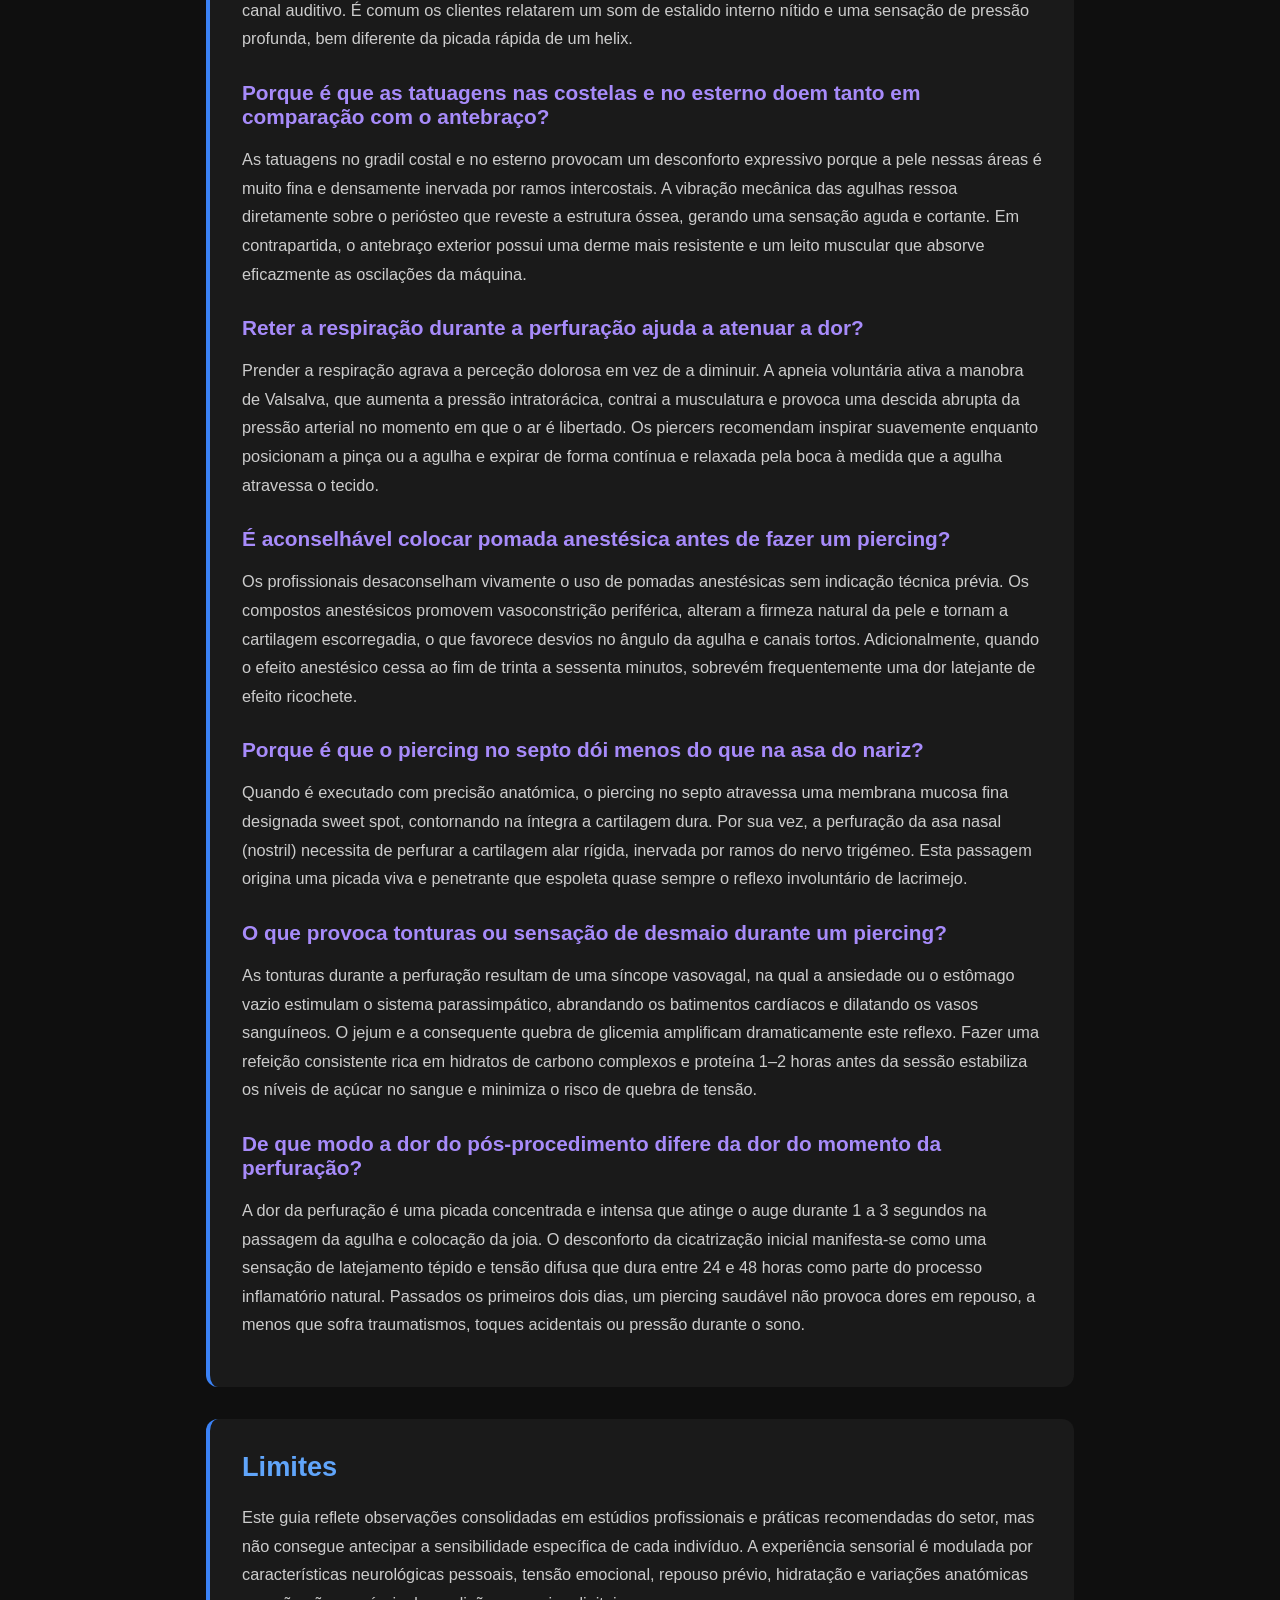
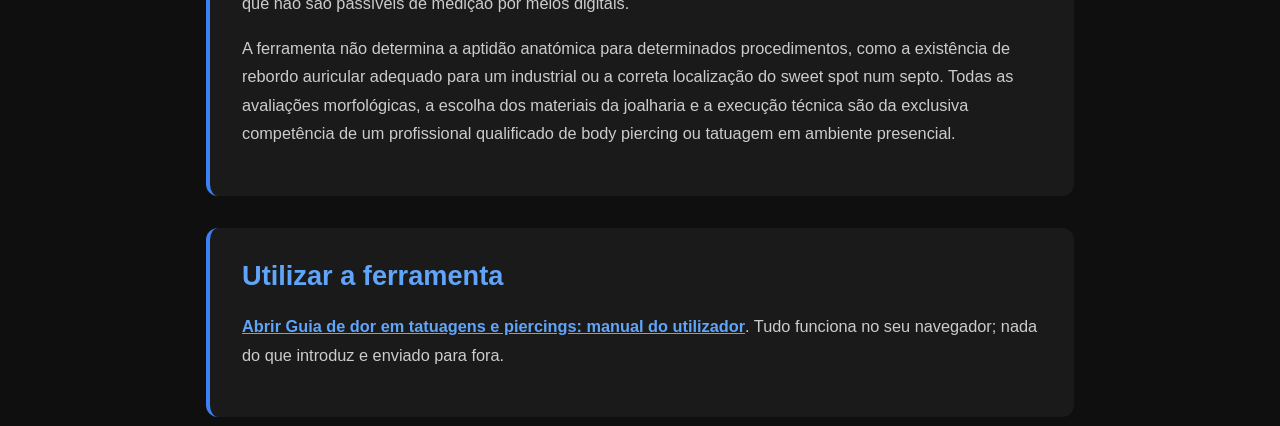
<file: documentation-pt.html>
<!DOCTYPE html>
<html lang="pt">
<head><meta name="robots" content="noindex,nofollow">
    <meta charset="UTF-8">
    <meta name="viewport" content="width=device-width, initial-scale=1.0">
    <title>Guia de dor em tatuagens e piercings: manual do utilizador Documentacao | Poli International</title>
    <meta name="description" content="O Guia de dor em tatuagens e piercings disponibiliza estimativas comparativas sobre o desconforto sentido nas diferentes zonas anatómicas, fatores fisiológicos, técnicas respiratórias e uma ficha de consulta imprimível para clientes e profissionais.">
    <link rel="canonical" href="https://poliinternational.com/piercing-pain-guide/">
    <style>
        body { background: #0f0f0f; color: #fff; font-family: -apple-system, BlinkMacSystemFont, "Segoe UI", Roboto, sans-serif; margin: 0; padding: 0; }
        body.in-iframe .doc-hero h1 { display: none; }
        * { box-sizing: border-box; }
        .entry-content { max-width: 900px; margin: 0 auto; padding: 2rem 1rem; }
        .doc-hero { background: linear-gradient(135deg, #3B82F6, #8B5CF6); padding: 3rem 2rem; text-align: center; border-radius: 0.75rem; margin-bottom: 2rem; }
        .doc-hero h1 { font-size: 2.2rem; margin: 0 0 1rem; font-weight: 700; }
        .doc-hero p { font-size: 1.15rem; color: #E0E7FF; margin: 0; }
        .doc-hero .v2 { display: inline-block; margin-bottom: 1rem; padding: 0.2rem 0.75rem; border-radius: 999px; background: #10B981; color: #04241a; font-weight: 800; font-size: 0.8rem; letter-spacing: 0.08em; }
        .doc-section { margin: 2rem 0; padding: 2rem; background: #1a1a1a; border-radius: 0.75rem; border-left: 4px solid #3B82F6; }
        .doc-section h2 { color: #60A5FA; font-size: 1.7rem; margin: 0 0 1.25rem; font-weight: 600; }
        .doc-section h3 { color: #A78BFA; font-size: 1.3rem; margin: 1.75rem 0 0.75rem; font-weight: 600; }
        .doc-section p, .doc-section li { color: #ccc; line-height: 1.75; font-size: 1.02rem; }
        .doc-section ul, .doc-section ol { padding-left: 1.5rem; }
        .doc-section li { margin: 0.4rem 0; }
        .doc-section code { background: #2a2a2a; padding: 0.1rem 0.35rem; border-radius: 0.25rem; font-size: 0.92em; }
        .doc-section a { color: #60A5FA; font-weight: 600; }
        .highlight-box { background: linear-gradient(135deg, #1E3A8A, #4C1D95); padding: 1.25rem 1.5rem; border-radius: 0.5rem; margin: 1.5rem 0; border-left: 4px solid #10B981; }
        .highlight-box p { color: #E0E7FF; margin: 0; }
        table { width: 100%; border-collapse: collapse; margin: 1.5rem 0; }
        th, td { padding: 0.75rem; text-align: left; border: 1px solid #333; vertical-align: top; }
        th { background: #2a2a2a; color: #60A5FA; }
        td { color: #ccc; }
        .doc-langs { display: flex; flex-wrap: wrap; gap: 0.4rem; margin: 0 0 1.5rem; font-size: 0.9rem; }
        .doc-langs a, .doc-langs span { padding: 0.3rem 0.7rem; border-radius: 999px; border: 1px solid #333; text-decoration: none; }
        .doc-langs a { color: #60A5FA; }
        .doc-langs span { background: #1E3A8A; color: #E0E7FF; border-color: #1E3A8A; font-weight: 700; }
    </style>
</head>
<body>
<script>if (window.self !== window.top) document.body.classList.add('in-iframe');</script>
    <div class="entry-content">
        <nav class="doc-langs" aria-label="Documentation language"><a lang="en" href="documentation.html">English</a><a lang="fr" href="documentation-fr.html">Francais</a><a lang="de" href="documentation-de.html">Deutsch</a><a lang="es" href="documentation-es.html">Espanol</a><a lang="it" href="documentation-it.html">Italiano</a><a lang="nl" href="documentation-nl.html">Nederlands</a><span lang="pt">Portugues</span><a lang="th" href="documentation-th.html">ไทย</a></nav>
        <div class="doc-hero">
            <span class="v2">V2</span>
            <h1>Guia de dor em tatuagens e piercings: manual do utilizador</h1>
            <p>O Guia de dor em tatuagens e piercings disponibiliza estimativas comparativas sobre o desconforto sentido nas diferentes zonas anatómicas, fatores fisiológicos, técnicas respiratórias e uma ficha de consulta imprimível para clientes e profissionais.</p>
        </div>
        <div class="doc-section">
        <h2>Para que serve esta ferramenta</h2>
        <p>Esta ferramenta prepara qualquer pessoa para as sensações físicas associadas à realização de um piercing ou de uma tatuagem. Em vez de alimentar receios injustificados ou relatos exagerados, o guia contextualiza a dor com base em parâmetros fisiológicos objetivos: densidade de terminações nervosas, espessura da cartilagem, proximidade óssea ao periósteo e duração do procedimento.</p>
        <p>Os utilizadores podem confrontar duas zonas anatómicas em simultâneo, consultar descrições táteis detalhadas e avaliar a sua sensibilidade individual. Apresenta ainda orientações de preparação validadas em ambiente profissional e gera uma ficha de consulta personalizada para levar para o estúdio.</p>
        </div>
        <div class="doc-section">
        <h2>A quem se destina</h2>
        <ul>
        <li><strong>Clientes na sua primeira experiência de piercing ou tatuagem:</strong> Pessoas que procuram informação serena, fiável e desmistificadora antes de marcar a sessão.</li>
        <li><strong>Colecionadores e entusiastas com trabalhos cicatrizados:</strong> Clientes que pretendem comparar zonas intensas como as costelas, o esterno, o daith ou o mamilo com trabalhos já concluídos.</li>
        <li><strong>Body piercers e tatuadores profissionais:</strong> Especialistas que beneficiam de um referencial neutro na bancada de atendimento para orientar o posicionamento e prevenir reações vagais.</li>
        <li><strong>Equipas de receção e atendimento em estúdio:</strong> Profissionais de balcão que esclarecem dúvidas iniciais, organizam agendamentos e prestam recomendações de preparação física.</li>
        </ul>
        </div>
        <div class="doc-section">
        <h2>Como utilizar</h2>
        <h3>Explorar as localizações no mapa anatómico interativo</h3>
        <ol>
        <li>Escolha a perspetiva visual pretendida em <code>Vista Frontal Anterior</code>, <code>Vista Dorsal Posterior</code> ou <code>Zonas da Orelha</code>.</li>
        <li>Clique em qualquer marcador interativo no mapa para aceder à ficha descritiva da zona.</li>
        <li>Consulte as secções explicativas: <code>Sensação tátil e dolorosa</code>, <code>Porque dói</code>, <code>Duração da sensação</code>, <code>Tempo de cicatrização inicial</code>, <code>Dor durante a cicatrização</code> e <code>Fatores de desconforto</code>.</li>
        <li>Verifique a classificação na escala de 1 a 10, categorizada entre <code>1–3 Dor Mínima</code> e <code>9–10 Dor Intensa</code>.</li>
        </ol>
        <h3>Comparar duas localizações com o comparador direto</h3>
        <ol>
        <li>Navegue até à secção <code>Comparador Direto de Zonas</code> ou utilize a ligação rápida <code>Comparador Direto</code>.</li>
        <li>Selecione a primeira zona pretendida no menu <code>Localização A</code>.</li>
        <li>Selecione a segunda localização no menu <code>Localização B</code>.</li>
        <li>Clique em <code>Comparar localizações corporais</code> para contrastar notas comparativas, perfis sensoriais, tempo de perfuração e especificidades da cicatrização.</li>
        </ol>
        <h3>Avaliar a sensibilidade individual com o teste de tolerância</h3>
        <ol>
        <li>Aceda à secção <code>Teste de Tolerância e Sensibilidade à Dor</code>.</li>
        <li>Responda às sete perguntas de escolha múltipla sobre as suas reações habituais a agulhas, arranhões, colheitas de sangue, idas ao dentista, nervosismo e comunicação.</li>
        <li>Clique em <code>Calcular perfil de tolerância</code> para apurar a sua pontuação total sobre um máximo de 21 pontos.</li>
        <li>Conheça a sua faixa de enquadramento: elevada resiliência (17–21 pontos), tolerância equilibrada (12–16 pontos) ou sensibilidade acentuada com tendência a quebras de tensão (7–11 pontos).</li>
        <li>Clique em <code>Transferir resultados para a ficha de estúdio ↓</code> para transferir automaticamente a pontuação para a ficha de consulta, ou em <code>Reiniciar respostas</code> se desejar reiniciar o teste.</li>
        </ol>
        <h3>Consultar métodos de estúdio nas orientações de preparação</h3>
        <ol>
        <li>Abra o painel <code>Preparação e Gestão de Desconforto</code>.</li>
        <li>Consulte o separador <code>O que ajuda de verdade</code> para rever procedimentos recomendados: fazer uma refeição equilibrada 1–2 horas antes, manter boa hidratação, dialogar com o profissional e vestir roupa confortável.</li>
        <li>Leia com atenção <code>O que EVITAR</code> para compreender os motivos pelos quais o álcool, a cafeína em excesso, reter a respiração e aplicar anestésicos por iniciativa própria prejudicam a sessão.</li>
        <li>Pratique o <code>Ritmo respiratório</code> para coordenar 4 segundos de inspiração nasal calma e 4 segundos de expiração lenta pela boca no exato momento da perfuração.</li>
        </ol>
        <h3>Criar e imprimir a ficha de consulta para o estúdio</h3>
        <ol>
        <li>Desloque-se até ao formulário <code>Ficha de Consulta e Preparação para o Estúdio</code>.</li>
        <li>Introduza a zona desejada no campo <code>Localização anatómica prevista *</code>.</li>
        <li>Selecione o seu histórico em <code>Histórico pessoal de perfurações</code> e confirme a <code>Nível de sensibilidade autoavaliado</code>.</li>
        <li>Assinale os pontos relevantes em <code>Particularidades fisiológicas para alertar o profissional</code> caso tenha propensão para tonturas, aversão visual a agulhas ou prefira ser atendido deitado.</li>
        <li>Registe eventuais observações ou questões no campo <code>Anotações pessoais e dúvidas para o estúdio</code>.</li>
        <li>Clique em <code>Imprimir ficha de consulta</code> para aceder à pré-visualização de impressão do seu navegador.</li>
        </ol>
        <h3>Alterar o idioma e o tema visual</h3>
        <ol>
        <li>Utilize o seletor <code>Língua da interface</code> para alternar entre inglês, alemão, espanhol, francês, italiano, neerlandês, português e tailandês.</li>
        <li>Clique no botão <code>Alternar modo escuro</code> no cabeçalho superior para alternar entre o tema claro e o tema escuro.</li>
        </ol>
        </div>
        <div class="doc-section">
        <h2>O que a ferramenta não faz</h2>
        <ul>
        <li><strong>Não calcula calibres de joalharia nem comprimento de hastes:</strong> Para conversões métricas de calibre para milímetros, diâmetros de argolas e folgas para acomodar o edema inicial, utilize o <a href="https://poliinternational.com/jewelry-size-visualizer/" target="_top">Jewelry Size Visualizer</a>.</li>
        <li><strong>Não ensina ângulos de perfuração nem perpendicularidade técnica:</strong> Para verificar o alinhamento de eixos, o bisel da agulha e evitar canais de perfuração oblíquos, consulte o <a href="https://poliinternational.com/piercing-angle-guide/" target="_top">Piercing Angle Guide</a>.</li>
        <li><strong>Não realiza diagnóstico de rejeição ou migração de implantes de superfície:</strong> Para identificar sinais de adelgaçamento tecidual, índices de risco e a fixação correta de barras surface a 90 graus, utilize o <a href="https://poliinternational.com/piercing-migration-risk/" target="_top">Piercing Migration &amp; Rejection Guide</a>.</li>
        <li><strong>Não emite pareceres médicos nem prescreve fármacos:</strong> Este recurso não substitui uma avaliação médica, não diagnostica infeções nem prescreve terapêutica com antibióticos.</li>
        </ul>
        </div>
        <div class="doc-section">
        <h2>Onde residem os seus dados</h2>
        <p>Todas as operações de cálculo, campos preenchidos nos formulários e respostas submetidas no teste são processados exclusivamente no seu próprio dispositivo, através do navegador web. Não existe transmissão de dados para o exterior, não se utilizam rastreadores publicitários nem se armazena qualquer registo em servidores remotos.</p>
        <p>As informações introduzidas são eliminadas assim que clica em <code>Limpar formulário</code>, atualiza a página ou limpa o armazenamento local do navegador. Quando aciona <code>Imprimir ficha de consulta</code>, o documento impresso reúne unicamente as opções, caixas assinaladas e anotações que tiver decidido redigir.</p>
        </div>
        <div class="doc-section">
        <h2>Impressão e exportação</h2>
        <p>A formatação para impressão tira partido de folhas de estilo específicas que ocultam automaticamente menus de navegação, botões, legendas e elementos gráficos supérfluos. O resultado traduz-se numa folha de consulta limpa, de página única, contrastada e com linhas divisórias nítidas.</p>
        <p>Caso pretenda guardar um ficheiro digital, clique em <code>Imprimir ficha de consulta</code> e selecione «Guardar como PDF» nas opções de impressão do sistema operativo. Pode igualmente imprimir em papel comum para entregar em mão ao seu piercer no início da sessão.</p>
        </div>
        <div class="doc-section">
        <h2>Perguntas frequentes</h2>
        <h3>Qual é o piercing na orelha que dói menos para quem está a começar?</h3>
        <p>O lóbulo tradicional da orelha é indiscutivelmente o piercing menos doloroso, situando-se entre 1 e 2 na escala de 10 pontos. O tecido do lóbulo é adiposo, macio e desprovido de cartilagem espessa. A passagem da agulha decorre em menos de um segundo, deixando apenas uma ligeira sensação de calor difuso que desaparece habitualmente em cerca de quinze minutos.</p>
        <h3>Um piercing daith ou conch dói mais do que um helix habitual?</h3>
        <p>Tanto o daith como o conch são geralmente percecionados como perfurações substancialmente mais intensas do que um helix convencional, devido à densidade cartilagínea. O conch atravessa a concha auricular profunda e exige uma pressão firme e contínua, enquanto o daith atravessa uma prega espessa junto ao canal auditivo. É comum os clientes relatarem um som de estalido interno nítido e uma sensação de pressão profunda, bem diferente da picada rápida de um helix.</p>
        <h3>Porque é que as tatuagens nas costelas e no esterno doem tanto em comparação com o antebraço?</h3>
        <p>As tatuagens no gradil costal e no esterno provocam um desconforto expressivo porque a pele nessas áreas é muito fina e densamente inervada por ramos intercostais. A vibração mecânica das agulhas ressoa diretamente sobre o periósteo que reveste a estrutura óssea, gerando uma sensação aguda e cortante. Em contrapartida, o antebraço exterior possui uma derme mais resistente e um leito muscular que absorve eficazmente as oscilações da máquina.</p>
        <h3>Reter a respiração durante a perfuração ajuda a atenuar a dor?</h3>
        <p>Prender a respiração agrava a perceção dolorosa em vez de a diminuir. A apneia voluntária ativa a manobra de Valsalva, que aumenta a pressão intratorácica, contrai a musculatura e provoca uma descida abrupta da pressão arterial no momento em que o ar é libertado. Os piercers recomendam inspirar suavemente enquanto posicionam a pinça ou a agulha e expirar de forma contínua e relaxada pela boca à medida que a agulha atravessa o tecido.</p>
        <h3>É aconselhável colocar pomada anestésica antes de fazer um piercing?</h3>
        <p>Os profissionais desaconselham vivamente o uso de pomadas anestésicas sem indicação técnica prévia. Os compostos anestésicos promovem vasoconstrição periférica, alteram a firmeza natural da pele e tornam a cartilagem escorregadia, o que favorece desvios no ângulo da agulha e canais tortos. Adicionalmente, quando o efeito anestésico cessa ao fim de trinta a sessenta minutos, sobrevém frequentemente uma dor latejante de efeito ricochete.</p>
        <h3>Porque é que o piercing no septo dói menos do que na asa do nariz?</h3>
        <p>Quando é executado com precisão anatómica, o piercing no septo atravessa uma membrana mucosa fina designada sweet spot, contornando na íntegra a cartilagem dura. Por sua vez, a perfuração da asa nasal (nostril) necessita de perfurar a cartilagem alar rígida, inervada por ramos do nervo trigémeo. Esta passagem origina uma picada viva e penetrante que espoleta quase sempre o reflexo involuntário de lacrimejo.</p>
        <h3>O que provoca tonturas ou sensação de desmaio durante um piercing?</h3>
        <p>As tonturas durante a perfuração resultam de uma síncope vasovagal, na qual a ansiedade ou o estômago vazio estimulam o sistema parassimpático, abrandando os batimentos cardíacos e dilatando os vasos sanguíneos. O jejum e a consequente quebra de glicemia amplificam dramaticamente este reflexo. Fazer uma refeição consistente rica em hidratos de carbono complexos e proteína 1–2 horas antes da sessão estabiliza os níveis de açúcar no sangue e minimiza o risco de quebra de tensão.</p>
        <h3>De que modo a dor do pós-procedimento difere da dor do momento da perfuração?</h3>
        <p>A dor da perfuração é uma picada concentrada e intensa que atinge o auge durante 1 a 3 segundos na passagem da agulha e colocação da joia. O desconforto da cicatrização inicial manifesta-se como uma sensação de latejamento tépido e tensão difusa que dura entre 24 e 48 horas como parte do processo inflamatório natural. Passados os primeiros dois dias, um piercing saudável não provoca dores em repouso, a menos que sofra traumatismos, toques acidentais ou pressão durante o sono.</p>
        </div>
        <div class="doc-section">
        <h2>Limites</h2>
        <p>Este guia reflete observações consolidadas em estúdios profissionais e práticas recomendadas do setor, mas não consegue antecipar a sensibilidade específica de cada indivíduo. A experiência sensorial é modulada por características neurológicas pessoais, tensão emocional, repouso prévio, hidratação e variações anatómicas que não são passíveis de medição por meios digitais.</p>
        <p>A ferramenta não determina a aptidão anatómica para determinados procedimentos, como a existência de rebordo auricular adequado para um industrial ou a correta localização do sweet spot num septo. Todas as avaliações morfológicas, a escolha dos materiais da joalharia e a execução técnica são da exclusiva competência de um profissional qualificado de body piercing ou tatuagem em ambiente presencial.</p>
        </div>
        <div class="doc-section">
            <h2>Utilizar a ferramenta</h2>
            <p><a href="https://poliinternational.com/piercing-pain-guide/" target="_top">Abrir Guia de dor em tatuagens e piercings: manual do utilizador</a>. Tudo funciona no seu navegador; nada do que introduz e enviado para fora.</p>
        </div>
    </div>
</body>
</html>
</file>
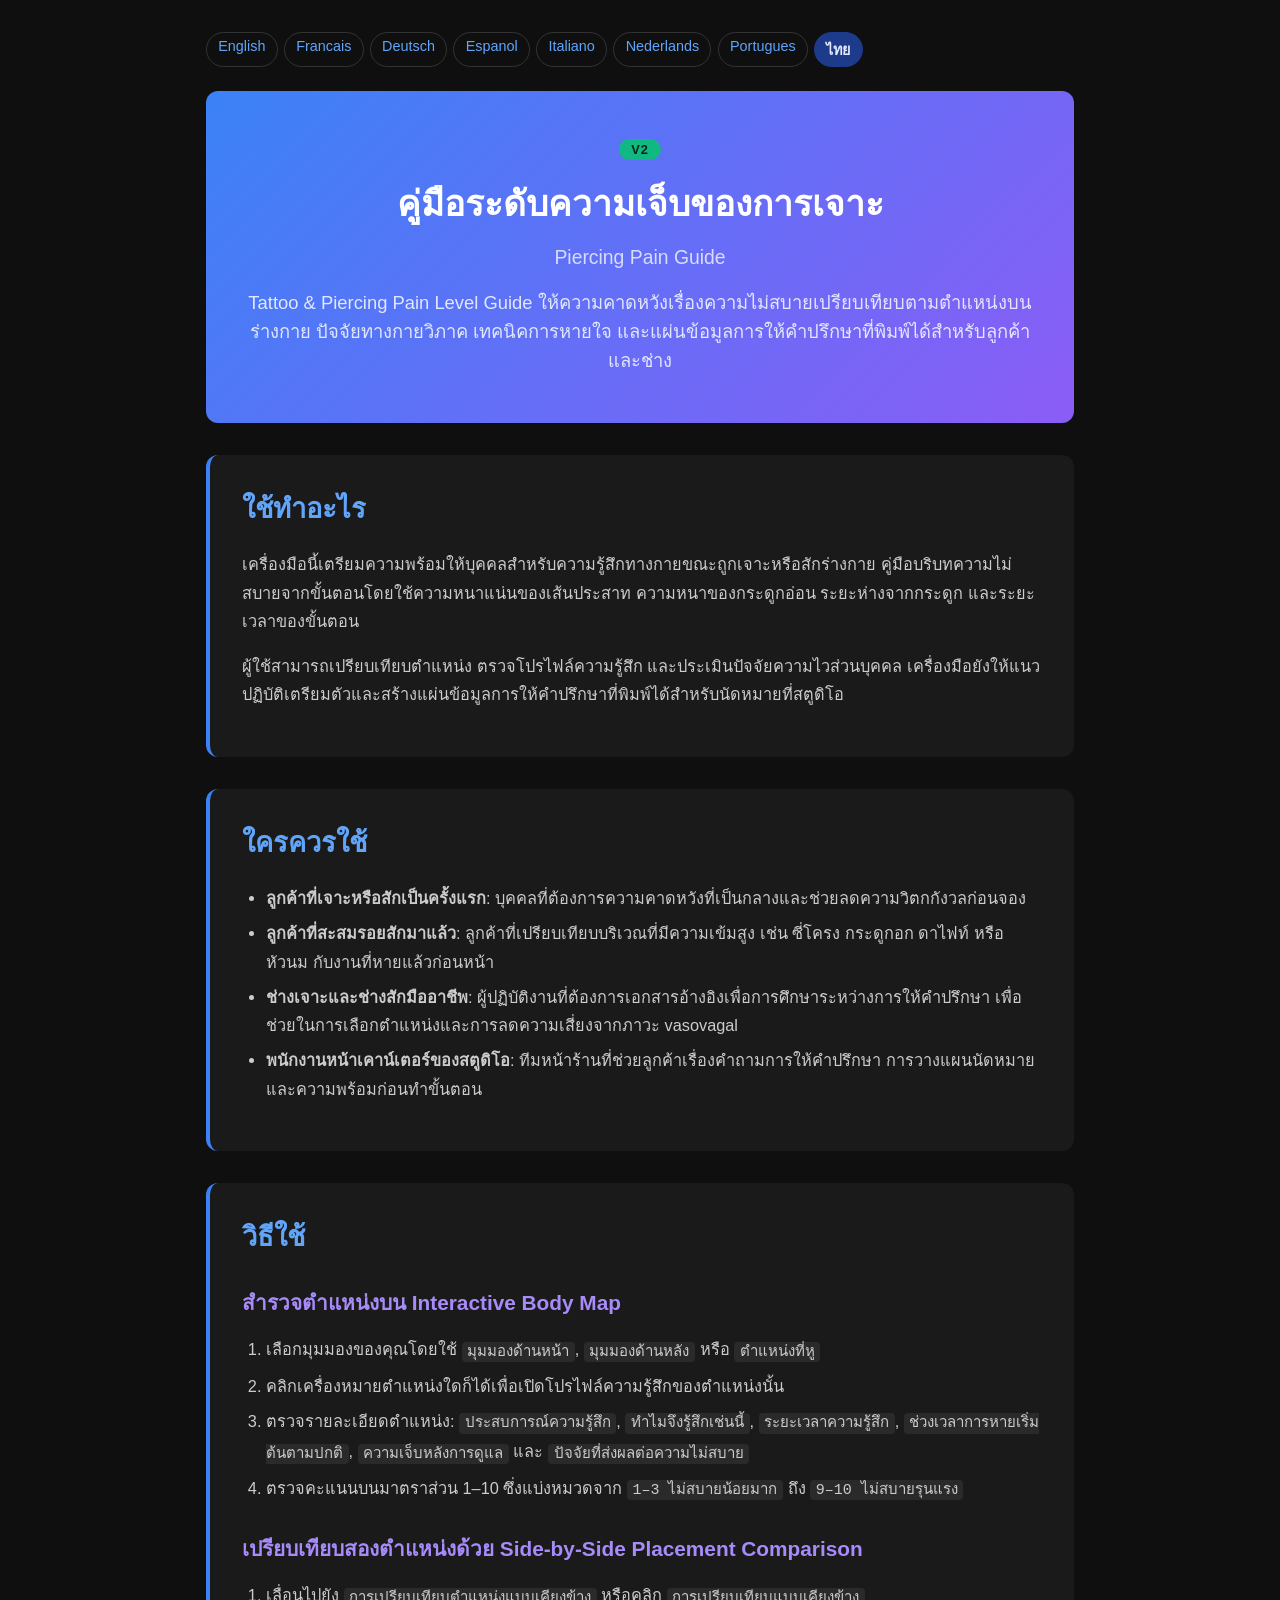
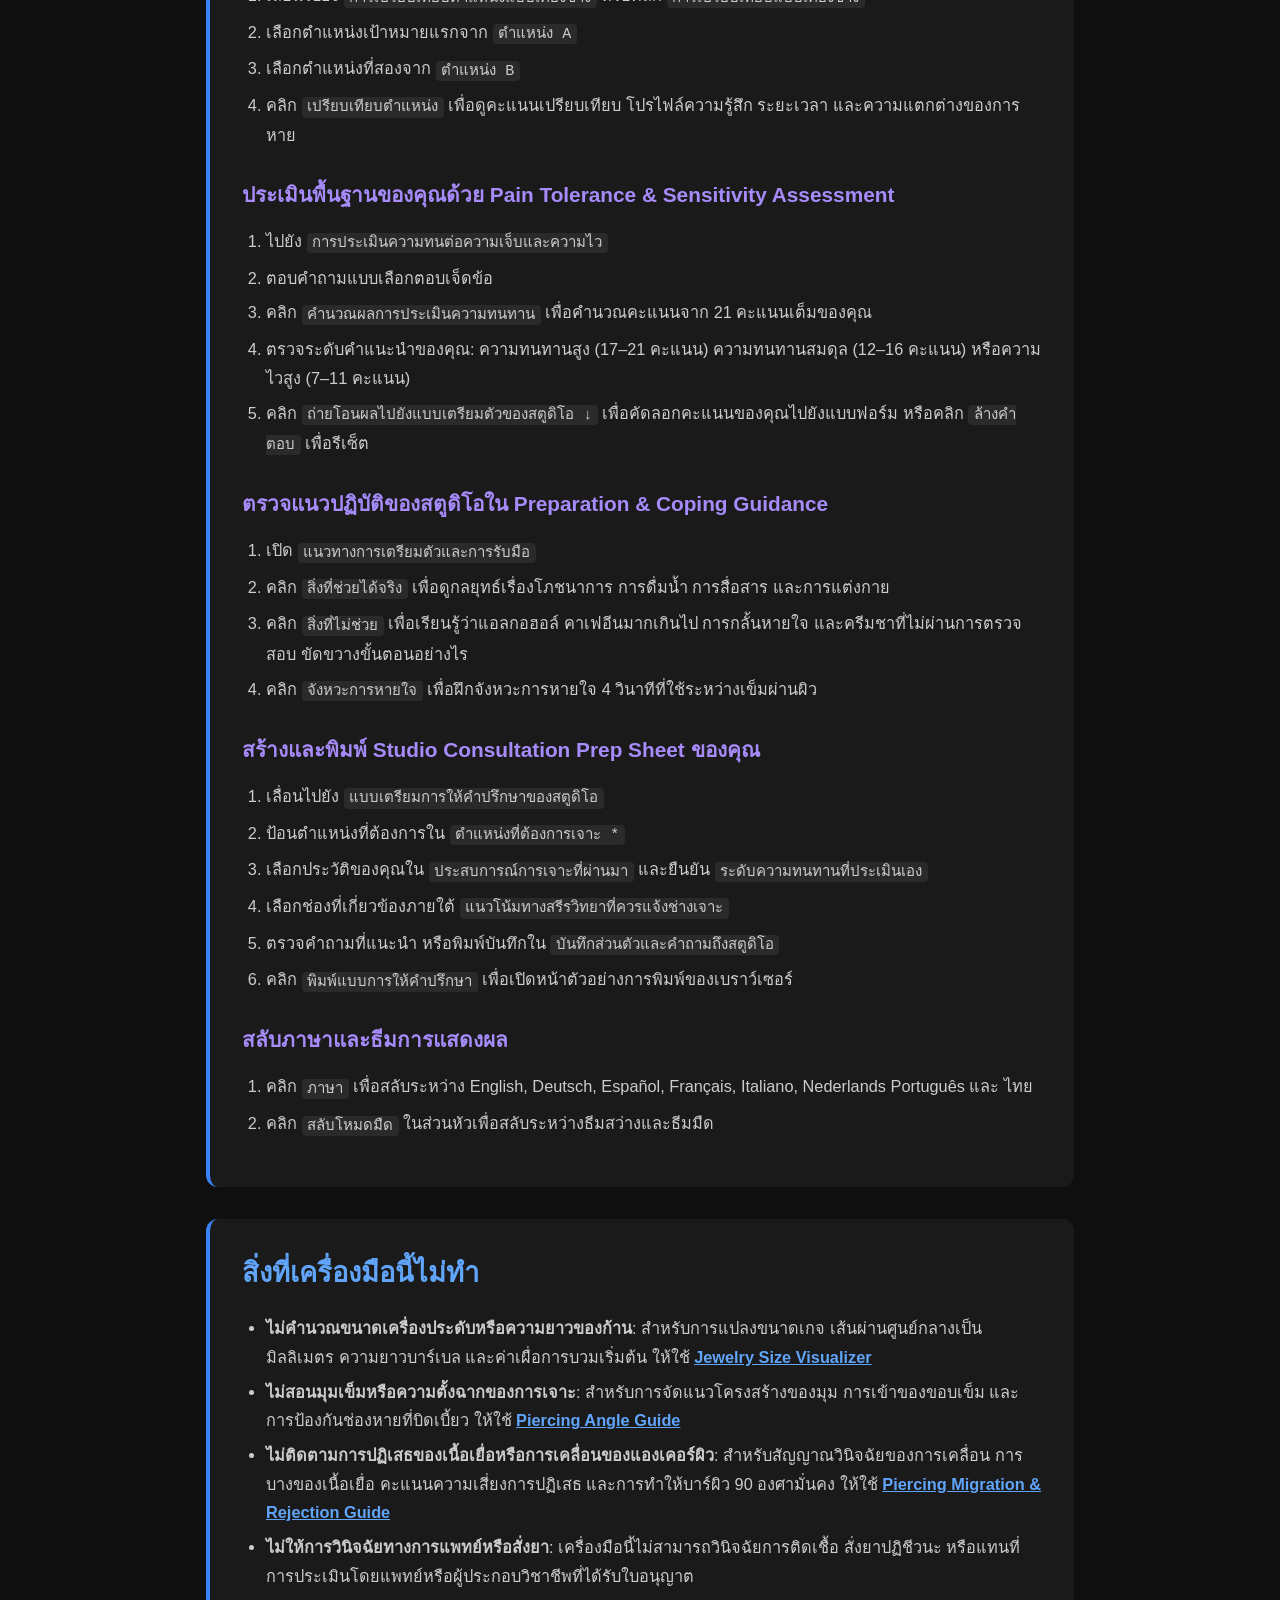
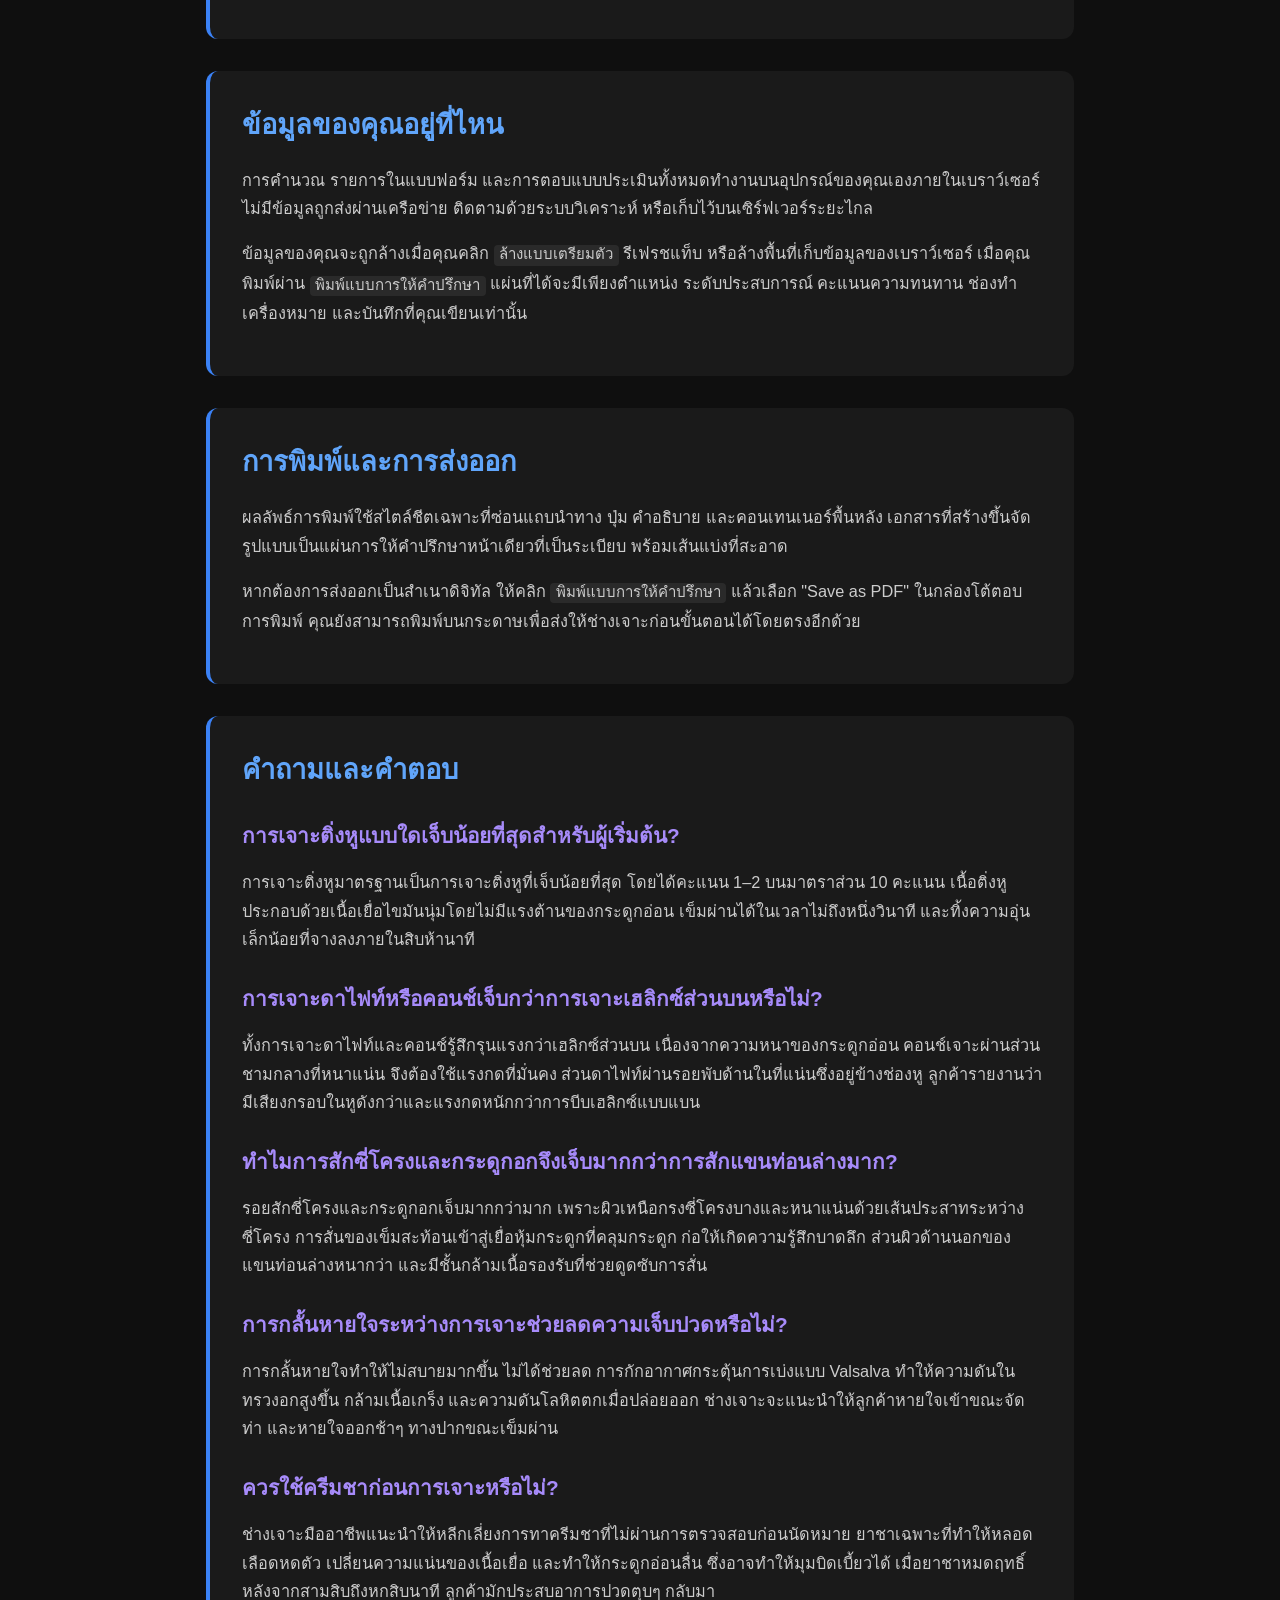
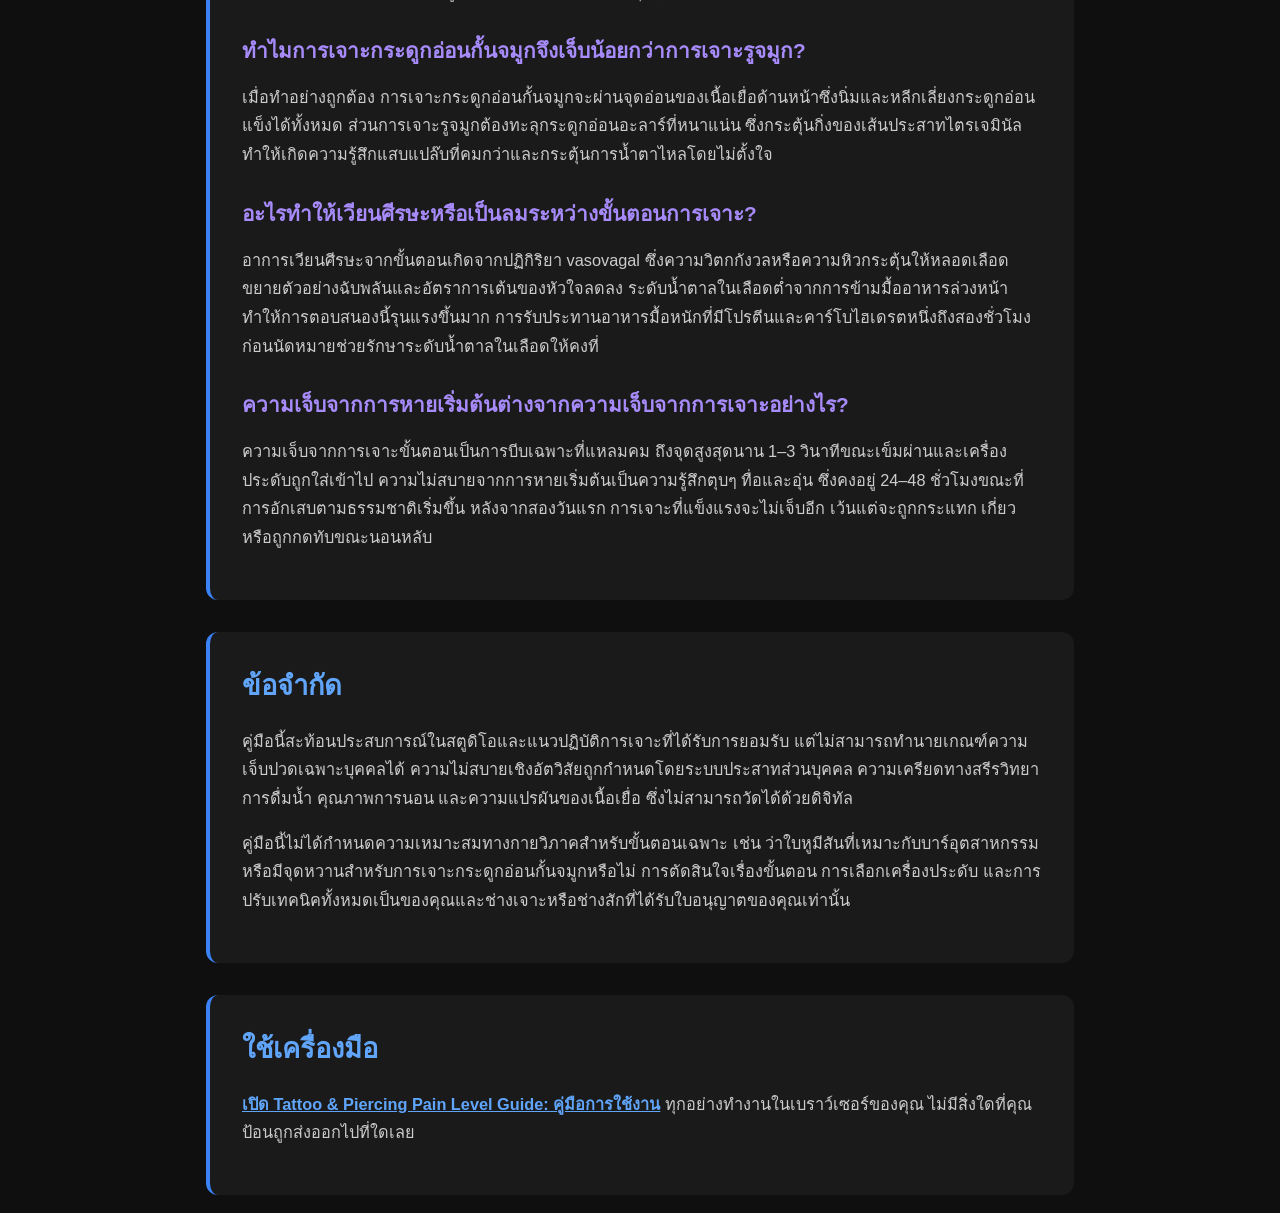
<file: documentation-th.html>
<!DOCTYPE html>
<html lang="th">
<head><meta name="robots" content="noindex,nofollow">
    <meta charset="UTF-8">
    <meta name="viewport" content="width=device-width, initial-scale=1.0">
    <title>Tattoo &amp; Piercing Pain Level Guide: คู่มือการใช้งาน เอกสารประกอบ | Poli International</title>
    <meta name="description" content="Tattoo &amp; Piercing Pain Level Guide ให้ความคาดหวังเรื่องความไม่สบายเปรียบเทียบตามตำแหน่งบนร่างกาย ปัจจัยทางกายวิภาค เทคนิคการหายใจ และแผ่นข้อมูลการให้คำปรึกษาที่พิมพ์ได้สำหรับลูกค้าและช่าง">
    <link rel="canonical" href="https://poliinternational.com/piercing-pain-guide/">
    <style>
        body { background: #0f0f0f; color: #fff; font-family: -apple-system, BlinkMacSystemFont, "Segoe UI", Roboto, sans-serif; margin: 0; padding: 0; }
        body.in-iframe .doc-hero h1 { display: none; }
        * { box-sizing: border-box; }
        .entry-content { max-width: 900px; margin: 0 auto; padding: 2rem 1rem; }
        .doc-hero { background: linear-gradient(135deg, #3B82F6, #8B5CF6); padding: 3rem 2rem; text-align: center; border-radius: 0.75rem; margin-bottom: 2rem; }
        .doc-hero h1 { font-size: 2.2rem; margin: 0 0 1rem; font-weight: 700; }
        .doc-hero p { font-size: 1.15rem; color: #E0E7FF; margin: 0; }
        .doc-hero .v2 { display: inline-block; margin-bottom: 1rem; padding: 0.2rem 0.75rem; border-radius: 999px; background: #10B981; color: #04241a; font-weight: 800; font-size: 0.8rem; letter-spacing: 0.08em; }
        .doc-section { margin: 2rem 0; padding: 2rem; background: #1a1a1a; border-radius: 0.75rem; border-left: 4px solid #3B82F6; }
        .doc-section h2 { color: #60A5FA; font-size: 1.7rem; margin: 0 0 1.25rem; font-weight: 600; }
        .doc-section h3 { color: #A78BFA; font-size: 1.3rem; margin: 1.75rem 0 0.75rem; font-weight: 600; }
        .doc-section p, .doc-section li { color: #ccc; line-height: 1.75; font-size: 1.02rem; }
        .doc-section ul, .doc-section ol { padding-left: 1.5rem; }
        .doc-section li { margin: 0.4rem 0; }
        .doc-section code { background: #2a2a2a; padding: 0.1rem 0.35rem; border-radius: 0.25rem; font-size: 0.92em; }
        .doc-section a { color: #60A5FA; font-weight: 600; }
        .highlight-box { background: linear-gradient(135deg, #1E3A8A, #4C1D95); padding: 1.25rem 1.5rem; border-radius: 0.5rem; margin: 1.5rem 0; border-left: 4px solid #10B981; }
        .highlight-box p { color: #E0E7FF; margin: 0; }
        table { width: 100%; border-collapse: collapse; margin: 1.5rem 0; }
        th, td { padding: 0.75rem; text-align: left; border: 1px solid #333; vertical-align: top; }
        th { background: #2a2a2a; color: #60A5FA; }
        td { color: #ccc; }
        .doc-langs { display: flex; flex-wrap: wrap; gap: 0.4rem; margin: 0 0 1.5rem; font-size: 0.9rem; }
        .doc-langs a, .doc-langs span { padding: 0.3rem 0.7rem; border-radius: 999px; border: 1px solid #333; text-decoration: none; }
        .doc-langs a { color: #60A5FA; }
        .doc-langs span { background: #1E3A8A; color: #E0E7FF; border-color: #1E3A8A; font-weight: 700; }
    </style>
</head>
<body>
<script>if (window.self !== window.top) document.body.classList.add('in-iframe');</script>
    <div class="entry-content">
        <nav class="doc-langs" aria-label="Documentation language"><a lang="en" href="documentation.html">English</a><a lang="fr" href="documentation-fr.html">Francais</a><a lang="de" href="documentation-de.html">Deutsch</a><a lang="es" href="documentation-es.html">Espanol</a><a lang="it" href="documentation-it.html">Italiano</a><a lang="nl" href="documentation-nl.html">Nederlands</a><a lang="pt" href="documentation-pt.html">Portugues</a><span lang="th">ไทย</span></nav>
        <div class="doc-hero">
            <span class="v2">V2</span>
            <h1>คู่มือระดับความเจ็บของการเจาะ<br><small lang="en" style="font-size:0.55em;font-weight:500;opacity:0.75;">Piercing Pain Guide</small></h1>
            <p>Tattoo &amp; Piercing Pain Level Guide ให้ความคาดหวังเรื่องความไม่สบายเปรียบเทียบตามตำแหน่งบนร่างกาย ปัจจัยทางกายวิภาค เทคนิคการหายใจ และแผ่นข้อมูลการให้คำปรึกษาที่พิมพ์ได้สำหรับลูกค้าและช่าง</p>
        </div>
        <div class="doc-section">
        <h2>ใช้ทำอะไร</h2>
        <p>เครื่องมือนี้เตรียมความพร้อมให้บุคคลสำหรับความรู้สึกทางกายขณะถูกเจาะหรือสักร่างกาย คู่มือบริบทความไม่สบายจากขั้นตอนโดยใช้ความหนาแน่นของเส้นประสาท ความหนาของกระดูกอ่อน ระยะห่างจากกระดูก และระยะเวลาของขั้นตอน</p>
        <p>ผู้ใช้สามารถเปรียบเทียบตำแหน่ง ตรวจโปรไฟล์ความรู้สึก และประเมินปัจจัยความไวส่วนบุคคล เครื่องมือยังให้แนวปฏิบัติเตรียมตัวและสร้างแผ่นข้อมูลการให้คำปรึกษาที่พิมพ์ได้สำหรับนัดหมายที่สตูดิโอ</p>
        </div>
        <div class="doc-section">
        <h2>ใครควรใช้</h2>
        <ul>
        <li><strong>ลูกค้าที่เจาะหรือสักเป็นครั้งแรก</strong>: บุคคลที่ต้องการความคาดหวังที่เป็นกลางและช่วยลดความวิตกกังวลก่อนจอง</li>
        <li><strong>ลูกค้าที่สะสมรอยสักมาแล้ว</strong>: ลูกค้าที่เปรียบเทียบบริเวณที่มีความเข้มสูง เช่น ซี่โครง กระดูกอก ดาไฟท์ หรือหัวนม กับงานที่หายแล้วก่อนหน้า</li>
        <li><strong>ช่างเจาะและช่างสักมืออาชีพ</strong>: ผู้ปฏิบัติงานที่ต้องการเอกสารอ้างอิงเพื่อการศึกษาระหว่างการให้คำปรึกษา เพื่อช่วยในการเลือกตำแหน่งและการลดความเสี่ยงจากภาวะ vasovagal</li>
        <li><strong>พนักงานหน้าเคาน์เตอร์ของสตูดิโอ</strong>: ทีมหน้าร้านที่ช่วยลูกค้าเรื่องคำถามการให้คำปรึกษา การวางแผนนัดหมาย และความพร้อมก่อนทำขั้นตอน</li>
        </ul>
        </div>
        <div class="doc-section">
        <h2>วิธีใช้</h2>
        <h3>สำรวจตำแหน่งบน Interactive Body Map</h3>
        <ol>
        <li>เลือกมุมมองของคุณโดยใช้ <code>มุมมองด้านหน้า</code>, <code>มุมมองด้านหลัง</code> หรือ <code>ตำแหน่งที่หู</code></li>
        <li>คลิกเครื่องหมายตำแหน่งใดก็ได้เพื่อเปิดโปรไฟล์ความรู้สึกของตำแหน่งนั้น</li>
        <li>ตรวจรายละเอียดตำแหน่ง: <code>ประสบการณ์ความรู้สึก</code>, <code>ทำไมจึงรู้สึกเช่นนี้</code>, <code>ระยะเวลาความรู้สึก</code>, <code>ช่วงเวลาการหายเริ่มต้นตามปกติ</code>, <code>ความเจ็บหลังการดูแล</code> และ <code>ปัจจัยที่ส่งผลต่อความไม่สบาย</code></li>
        <li>ตรวจคะแนนบนมาตราส่วน 1–10 ซึ่งแบ่งหมวดจาก <code>1–3 ไม่สบายน้อยมาก</code> ถึง <code>9–10 ไม่สบายรุนแรง</code></li>
        </ol>
        <h3>เปรียบเทียบสองตำแหน่งด้วย Side-by-Side Placement Comparison</h3>
        <ol>
        <li>เลื่อนไปยัง <code>การเปรียบเทียบตำแหน่งแบบเคียงข้าง</code> หรือคลิก <code>การเปรียบเทียบแบบเคียงข้าง</code></li>
        <li>เลือกตำแหน่งเป้าหมายแรกจาก <code>ตำแหน่ง A</code></li>
        <li>เลือกตำแหน่งที่สองจาก <code>ตำแหน่ง B</code></li>
        <li>คลิก <code>เปรียบเทียบตำแหน่ง</code> เพื่อดูคะแนนเปรียบเทียบ โปรไฟล์ความรู้สึก ระยะเวลา และความแตกต่างของการหาย</li>
        </ol>
        <h3>ประเมินพื้นฐานของคุณด้วย Pain Tolerance &amp; Sensitivity Assessment</h3>
        <ol>
        <li>ไปยัง <code>การประเมินความทนต่อความเจ็บและความไว</code></li>
        <li>ตอบคำถามแบบเลือกตอบเจ็ดข้อ</li>
        <li>คลิก <code>คำนวณผลการประเมินความทนทาน</code> เพื่อคำนวณคะแนนจาก 21 คะแนนเต็มของคุณ</li>
        <li>ตรวจระดับคำแนะนำของคุณ: ความทนทานสูง (17–21 คะแนน) ความทนทานสมดุล (12–16 คะแนน) หรือความไวสูง (7–11 คะแนน)</li>
        <li>คลิก <code>ถ่ายโอนผลไปยังแบบเตรียมตัวของสตูดิโอ ↓</code> เพื่อคัดลอกคะแนนของคุณไปยังแบบฟอร์ม หรือคลิก <code>ล้างคำตอบ</code> เพื่อรีเซ็ต</li>
        </ol>
        <h3>ตรวจแนวปฏิบัติของสตูดิโอใน Preparation &amp; Coping Guidance</h3>
        <ol>
        <li>เปิด <code>แนวทางการเตรียมตัวและการรับมือ</code></li>
        <li>คลิก <code>สิ่งที่ช่วยได้จริง</code> เพื่อดูกลยุทธ์เรื่องโภชนาการ การดื่มน้ำ การสื่อสาร และการแต่งกาย</li>
        <li>คลิก <code>สิ่งที่ไม่ช่วย</code> เพื่อเรียนรู้ว่าแอลกอฮอล์ คาเฟอีนมากเกินไป การกลั้นหายใจ และครีมชาที่ไม่ผ่านการตรวจสอบ ขัดขวางขั้นตอนอย่างไร</li>
        <li>คลิก <code>จังหวะการหายใจ</code> เพื่อฝึกจังหวะการหายใจ 4 วินาทีที่ใช้ระหว่างเข็มผ่านผิว</li>
        </ol>
        <h3>สร้างและพิมพ์ Studio Consultation Prep Sheet ของคุณ</h3>
        <ol>
        <li>เลื่อนไปยัง <code>แบบเตรียมการให้คำปรึกษาของสตูดิโอ</code></li>
        <li>ป้อนตำแหน่งที่ต้องการใน <code>ตำแหน่งที่ต้องการเจาะ *</code></li>
        <li>เลือกประวัติของคุณใน <code>ประสบการณ์การเจาะที่ผ่านมา</code> และยืนยัน <code>ระดับความทนทานที่ประเมินเอง</code></li>
        <li>เลือกช่องที่เกี่ยวข้องภายใต้ <code>แนวโน้มทางสรีรวิทยาที่ควรแจ้งช่างเจาะ</code></li>
        <li>ตรวจคำถามที่แนะนำ หรือพิมพ์บันทึกใน <code>บันทึกส่วนตัวและคำถามถึงสตูดิโอ</code></li>
        <li>คลิก <code>พิมพ์แบบการให้คำปรึกษา</code> เพื่อเปิดหน้าตัวอย่างการพิมพ์ของเบราว์เซอร์</li>
        </ol>
        <h3>สลับภาษาและธีมการแสดงผล</h3>
        <ol>
        <li>คลิก <code>ภาษา</code> เพื่อสลับระหว่าง English, Deutsch, Español, Français, Italiano, Nederlands Português และ ไทย</li>
        <li>คลิก <code>สลับโหมดมืด</code> ในส่วนหัวเพื่อสลับระหว่างธีมสว่างและธีมมืด</li>
        </ol>
        </div>
        <div class="doc-section">
        <h2>สิ่งที่เครื่องมือนี้ไม่ทำ</h2>
        <ul>
        <li><strong>ไม่คำนวณขนาดเครื่องประดับหรือความยาวของก้าน</strong>: สำหรับการแปลงขนาดเกจ เส้นผ่านศูนย์กลางเป็นมิลลิเมตร ความยาวบาร์เบล และค่าเผื่อการบวมเริ่มต้น ให้ใช้ <a href="https://poliinternational.com/jewelry-size-visualizer/" target="_top">Jewelry Size Visualizer</a></li>
        <li><strong>ไม่สอนมุมเข็มหรือความตั้งฉากของการเจาะ</strong>: สำหรับการจัดแนวโครงสร้างของมุม การเข้าของขอบเข็ม และการป้องกันช่องหายที่บิดเบี้ยว ให้ใช้ <a href="https://poliinternational.com/piercing-angle-guide/" target="_top">Piercing Angle Guide</a></li>
        <li><strong>ไม่ติดตามการปฏิเสธของเนื้อเยื่อหรือการเคลื่อนของแองเคอร์ผิว</strong>: สำหรับสัญญาณวินิจฉัยของการเคลื่อน การบางของเนื้อเยื่อ คะแนนความเสี่ยงการปฏิเสธ และการทำให้บาร์ผิว 90 องศามั่นคง ให้ใช้ <a href="https://poliinternational.com/piercing-migration-risk/" target="_top">Piercing Migration &amp; Rejection Guide</a></li>
        <li><strong>ไม่ให้การวินิจฉัยทางการแพทย์หรือสั่งยา</strong>: เครื่องมือนี้ไม่สามารถวินิจฉัยการติดเชื้อ สั่งยาปฏิชีวนะ หรือแทนที่การประเมินโดยแพทย์หรือผู้ประกอบวิชาชีพที่ได้รับใบอนุญาต</li>
        </ul>
        </div>
        <div class="doc-section">
        <h2>ข้อมูลของคุณอยู่ที่ไหน</h2>
        <p>การคำนวณ รายการในแบบฟอร์ม และการตอบแบบประเมินทั้งหมดทำงานบนอุปกรณ์ของคุณเองภายในเบราว์เซอร์ ไม่มีข้อมูลถูกส่งผ่านเครือข่าย ติดตามด้วยระบบวิเคราะห์ หรือเก็บไว้บนเซิร์ฟเวอร์ระยะไกล</p>
        <p>ข้อมูลของคุณจะถูกล้างเมื่อคุณคลิก <code>ล้างแบบเตรียมตัว</code> รีเฟรชแท็บ หรือล้างพื้นที่เก็บข้อมูลของเบราว์เซอร์ เมื่อคุณพิมพ์ผ่าน <code>พิมพ์แบบการให้คำปรึกษา</code> แผ่นที่ได้จะมีเพียงตำแหน่ง ระดับประสบการณ์ คะแนนความทนทาน ช่องทำเครื่องหมาย และบันทึกที่คุณเขียนเท่านั้น</p>
        </div>
        <div class="doc-section">
        <h2>การพิมพ์และการส่งออก</h2>
        <p>ผลลัพธ์การพิมพ์ใช้สไตล์ชีตเฉพาะที่ซ่อนแถบนำทาง ปุ่ม คำอธิบาย และคอนเทนเนอร์พื้นหลัง เอกสารที่สร้างขึ้นจัดรูปแบบเป็นแผ่นการให้คำปรึกษาหน้าเดียวที่เป็นระเบียบ พร้อมเส้นแบ่งที่สะอาด</p>
        <p>หากต้องการส่งออกเป็นสำเนาดิจิทัล ให้คลิก <code>พิมพ์แบบการให้คำปรึกษา</code> แล้วเลือก "Save as PDF" ในกล่องโต้ตอบการพิมพ์ คุณยังสามารถพิมพ์บนกระดาษเพื่อส่งให้ช่างเจาะก่อนขั้นตอนได้โดยตรงอีกด้วย</p>
        </div>
        <div class="doc-section">
        <h2>คำถามและคำตอบ</h2>
        <h3>การเจาะติ่งหูแบบใดเจ็บน้อยที่สุดสำหรับผู้เริ่มต้น?</h3>
        <p>การเจาะติ่งหูมาตรฐานเป็นการเจาะติ่งหูที่เจ็บน้อยที่สุด โดยได้คะแนน 1–2 บนมาตราส่วน 10 คะแนน เนื้อติ่งหูประกอบด้วยเนื้อเยื่อไขมันนุ่มโดยไม่มีแรงต้านของกระดูกอ่อน เข็มผ่านได้ในเวลาไม่ถึงหนึ่งวินาที และทิ้งความอุ่นเล็กน้อยที่จางลงภายในสิบห้านาที</p>
        <h3>การเจาะดาไฟท์หรือคอนช์เจ็บกว่าการเจาะเฮลิกซ์ส่วนบนหรือไม่?</h3>
        <p>ทั้งการเจาะดาไฟท์และคอนช์รู้สึกรุนแรงกว่าเฮลิกซ์ส่วนบน เนื่องจากความหนาของกระดูกอ่อน คอนช์เจาะผ่านส่วนชามกลางที่หนาแน่น จึงต้องใช้แรงกดที่มั่นคง ส่วนดาไฟท์ผ่านรอยพับด้านในที่แน่นซึ่งอยู่ข้างช่องหู ลูกค้ารายงานว่ามีเสียงกรอบในหูดังกว่าและแรงกดหนักกว่าการบีบเฮลิกซ์แบบแบน</p>
        <h3>ทำไมการสักซี่โครงและกระดูกอกจึงเจ็บมากกว่าการสักแขนท่อนล่างมาก?</h3>
        <p>รอยสักซี่โครงและกระดูกอกเจ็บมากกว่ามาก เพราะผิวเหนือกรงซี่โครงบางและหนาแน่นด้วยเส้นประสาทระหว่างซี่โครง การสั่นของเข็มสะท้อนเข้าสู่เยื่อหุ้มกระดูกที่คลุมกระดูก ก่อให้เกิดความรู้สึกบาดลึก ส่วนผิวด้านนอกของแขนท่อนล่างหนากว่า และมีชั้นกล้ามเนื้อรองรับที่ช่วยดูดซับการสั่น</p>
        <h3>การกลั้นหายใจระหว่างการเจาะช่วยลดความเจ็บปวดหรือไม่?</h3>
        <p>การกลั้นหายใจทำให้ไม่สบายมากขึ้น ไม่ได้ช่วยลด การกักอากาศกระตุ้นการเบ่งแบบ Valsalva ทำให้ความดันในทรวงอกสูงขึ้น กล้ามเนื้อเกร็ง และความดันโลหิตตกเมื่อปล่อยออก ช่างเจาะจะแนะนำให้ลูกค้าหายใจเข้าขณะจัดท่า และหายใจออกช้าๆ ทางปากขณะเข็มผ่าน</p>
        <h3>ควรใช้ครีมชาก่อนการเจาะหรือไม่?</h3>
        <p>ช่างเจาะมืออาชีพแนะนำให้หลีกเลี่ยงการทาครีมชาที่ไม่ผ่านการตรวจสอบก่อนนัดหมาย ยาชาเฉพาะที่ทำให้หลอดเลือดหดตัว เปลี่ยนความแน่นของเนื้อเยื่อ และทำให้กระดูกอ่อนลื่น ซึ่งอาจทำให้มุมบิดเบี้ยวได้ เมื่อยาชาหมดฤทธิ์หลังจากสามสิบถึงหกสิบนาที ลูกค้ามักประสบอาการปวดตุบๆ กลับมา</p>
        <h3>ทำไมการเจาะกระดูกอ่อนกั้นจมูกจึงเจ็บน้อยกว่าการเจาะรูจมูก?</h3>
        <p>เมื่อทำอย่างถูกต้อง การเจาะกระดูกอ่อนกั้นจมูกจะผ่านจุดอ่อนของเนื้อเยื่อด้านหน้าซึ่งนิ่มและหลีกเลี่ยงกระดูกอ่อนแข็งได้ทั้งหมด ส่วนการเจาะรูจมูกต้องทะลุกระดูกอ่อนอะลาร์ที่หนาแน่น ซึ่งกระตุ้นกิ่งของเส้นประสาทไตรเจมินัล ทำให้เกิดความรู้สึกแสบแปล๊บที่คมกว่าและกระตุ้นการน้ำตาไหลโดยไม่ตั้งใจ</p>
        <h3>อะไรทำให้เวียนศีรษะหรือเป็นลมระหว่างขั้นตอนการเจาะ?</h3>
        <p>อาการเวียนศีรษะจากขั้นตอนเกิดจากปฏิกิริยา vasovagal ซึ่งความวิตกกังวลหรือความหิวกระตุ้นให้หลอดเลือดขยายตัวอย่างฉับพลันและอัตราการเต้นของหัวใจลดลง ระดับน้ำตาลในเลือดต่ำจากการข้ามมื้ออาหารล่วงหน้าทำให้การตอบสนองนี้รุนแรงขึ้นมาก การรับประทานอาหารมื้อหนักที่มีโปรตีนและคาร์โบไฮเดรตหนึ่งถึงสองชั่วโมงก่อนนัดหมายช่วยรักษาระดับน้ำตาลในเลือดให้คงที่</p>
        <h3>ความเจ็บจากการหายเริ่มต้นต่างจากความเจ็บจากการเจาะอย่างไร?</h3>
        <p>ความเจ็บจากการเจาะขั้นตอนเป็นการบีบเฉพาะที่แหลมคม ถึงจุดสูงสุดนาน 1–3 วินาทีขณะเข็มผ่านและเครื่องประดับถูกใส่เข้าไป ความไม่สบายจากการหายเริ่มต้นเป็นความรู้สึกตุบๆ ทื่อและอุ่น ซึ่งคงอยู่ 24–48 ชั่วโมงขณะที่การอักเสบตามธรรมชาติเริ่มขึ้น หลังจากสองวันแรก การเจาะที่แข็งแรงจะไม่เจ็บอีก เว้นแต่จะถูกกระแทก เกี่ยว หรือถูกกดทับขณะนอนหลับ</p>
        </div>
        <div class="doc-section">
        <h2>ข้อจำกัด</h2>
        <p>คู่มือนี้สะท้อนประสบการณ์ในสตูดิโอและแนวปฏิบัติการเจาะที่ได้รับการยอมรับ แต่ไม่สามารถทำนายเกณฑ์ความเจ็บปวดเฉพาะบุคคลได้ ความไม่สบายเชิงอัตวิสัยถูกกำหนดโดยระบบประสาทส่วนบุคคล ความเครียดทางสรีรวิทยา การดื่มน้ำ คุณภาพการนอน และความแปรผันของเนื้อเยื่อ ซึ่งไม่สามารถวัดได้ด้วยดิจิทัล</p>
        <p>คู่มือนี้ไม่ได้กำหนดความเหมาะสมทางกายวิภาคสำหรับขั้นตอนเฉพาะ เช่น ว่าใบหูมีสันที่เหมาะกับบาร์อุตสาหกรรมหรือมีจุดหวานสำหรับการเจาะกระดูกอ่อนกั้นจมูกหรือไม่ การตัดสินใจเรื่องขั้นตอน การเลือกเครื่องประดับ และการปรับเทคนิคทั้งหมดเป็นของคุณและช่างเจาะหรือช่างสักที่ได้รับใบอนุญาตของคุณเท่านั้น</p>
        </div>
        <div class="doc-section">
            <h2>ใช้เครื่องมือ</h2>
            <p><a href="https://poliinternational.com/piercing-pain-guide/" target="_top">เปิด Tattoo &amp; Piercing Pain Level Guide: คู่มือการใช้งาน</a> ทุกอย่างทำงานในเบราว์เซอร์ของคุณ ไม่มีสิ่งใดที่คุณป้อนถูกส่งออกไปที่ใดเลย</p>
        </div>
    </div>
</body>
</html>
</file>
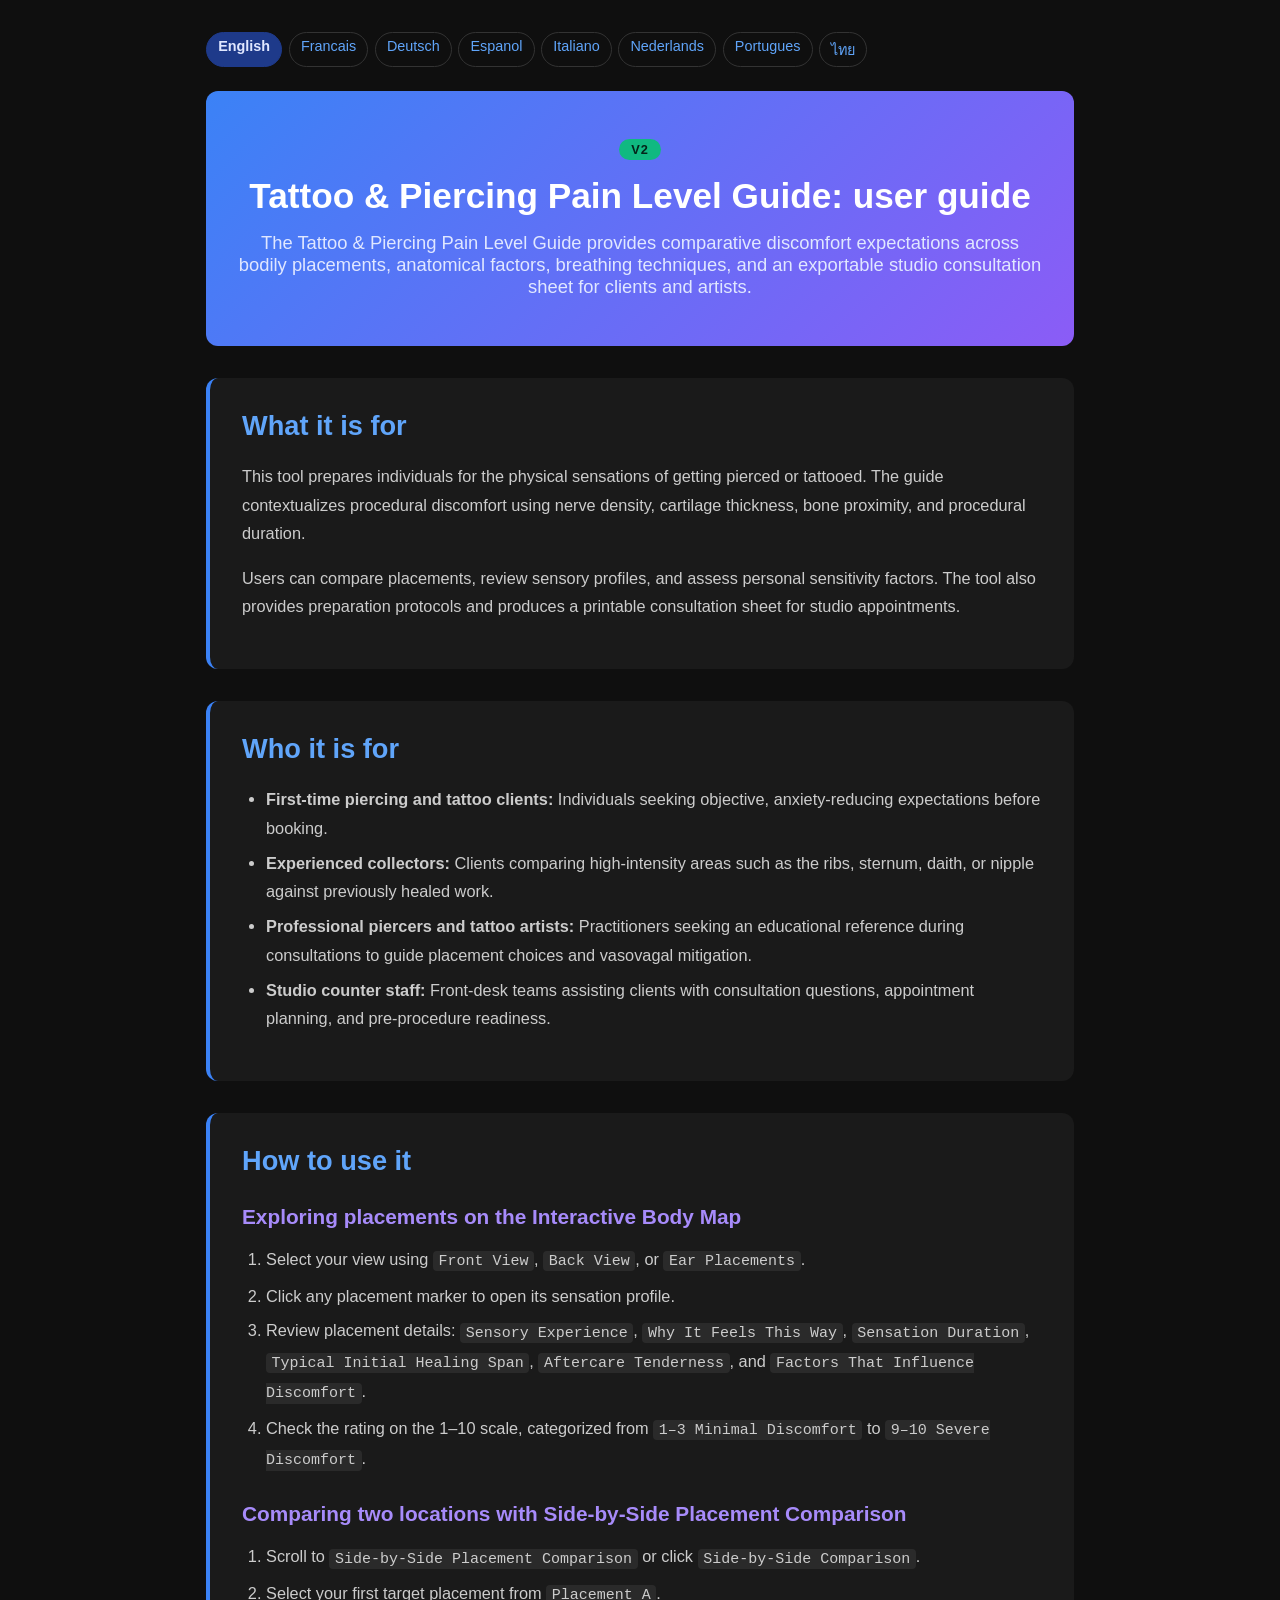
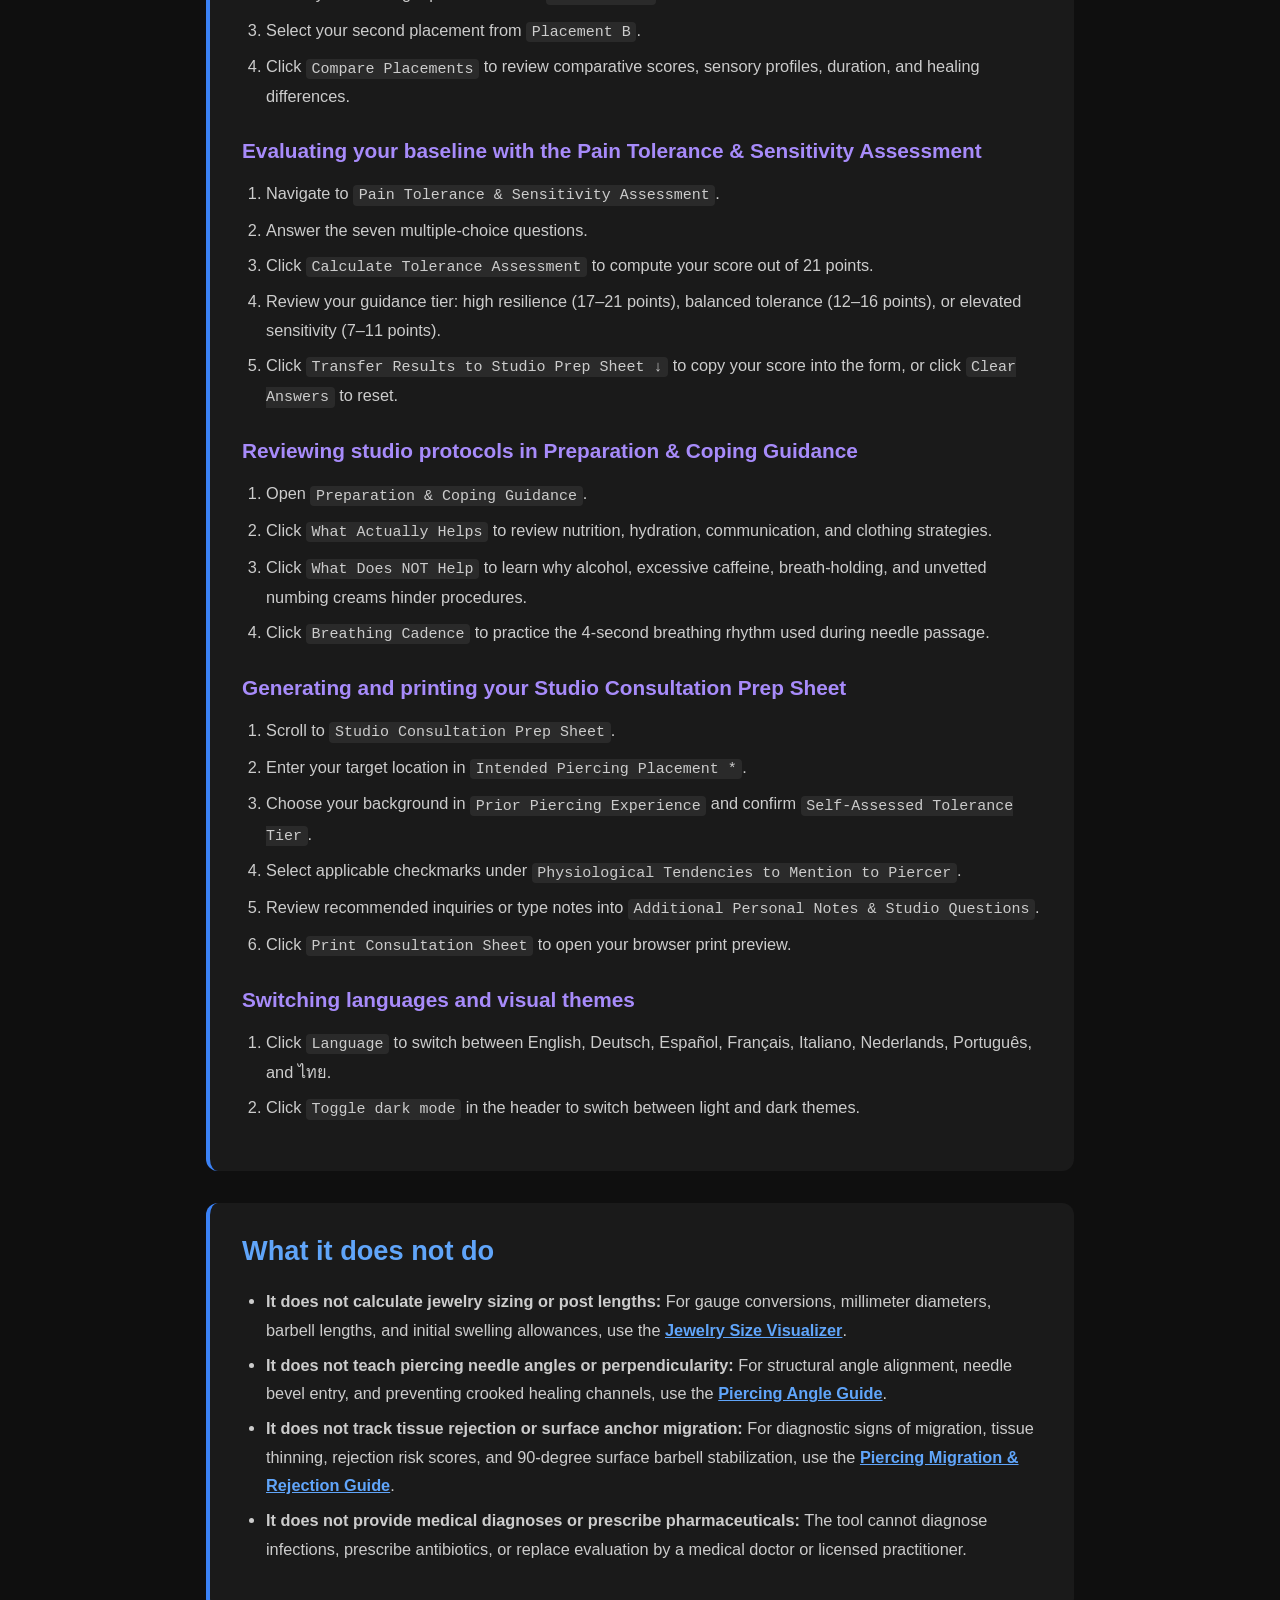
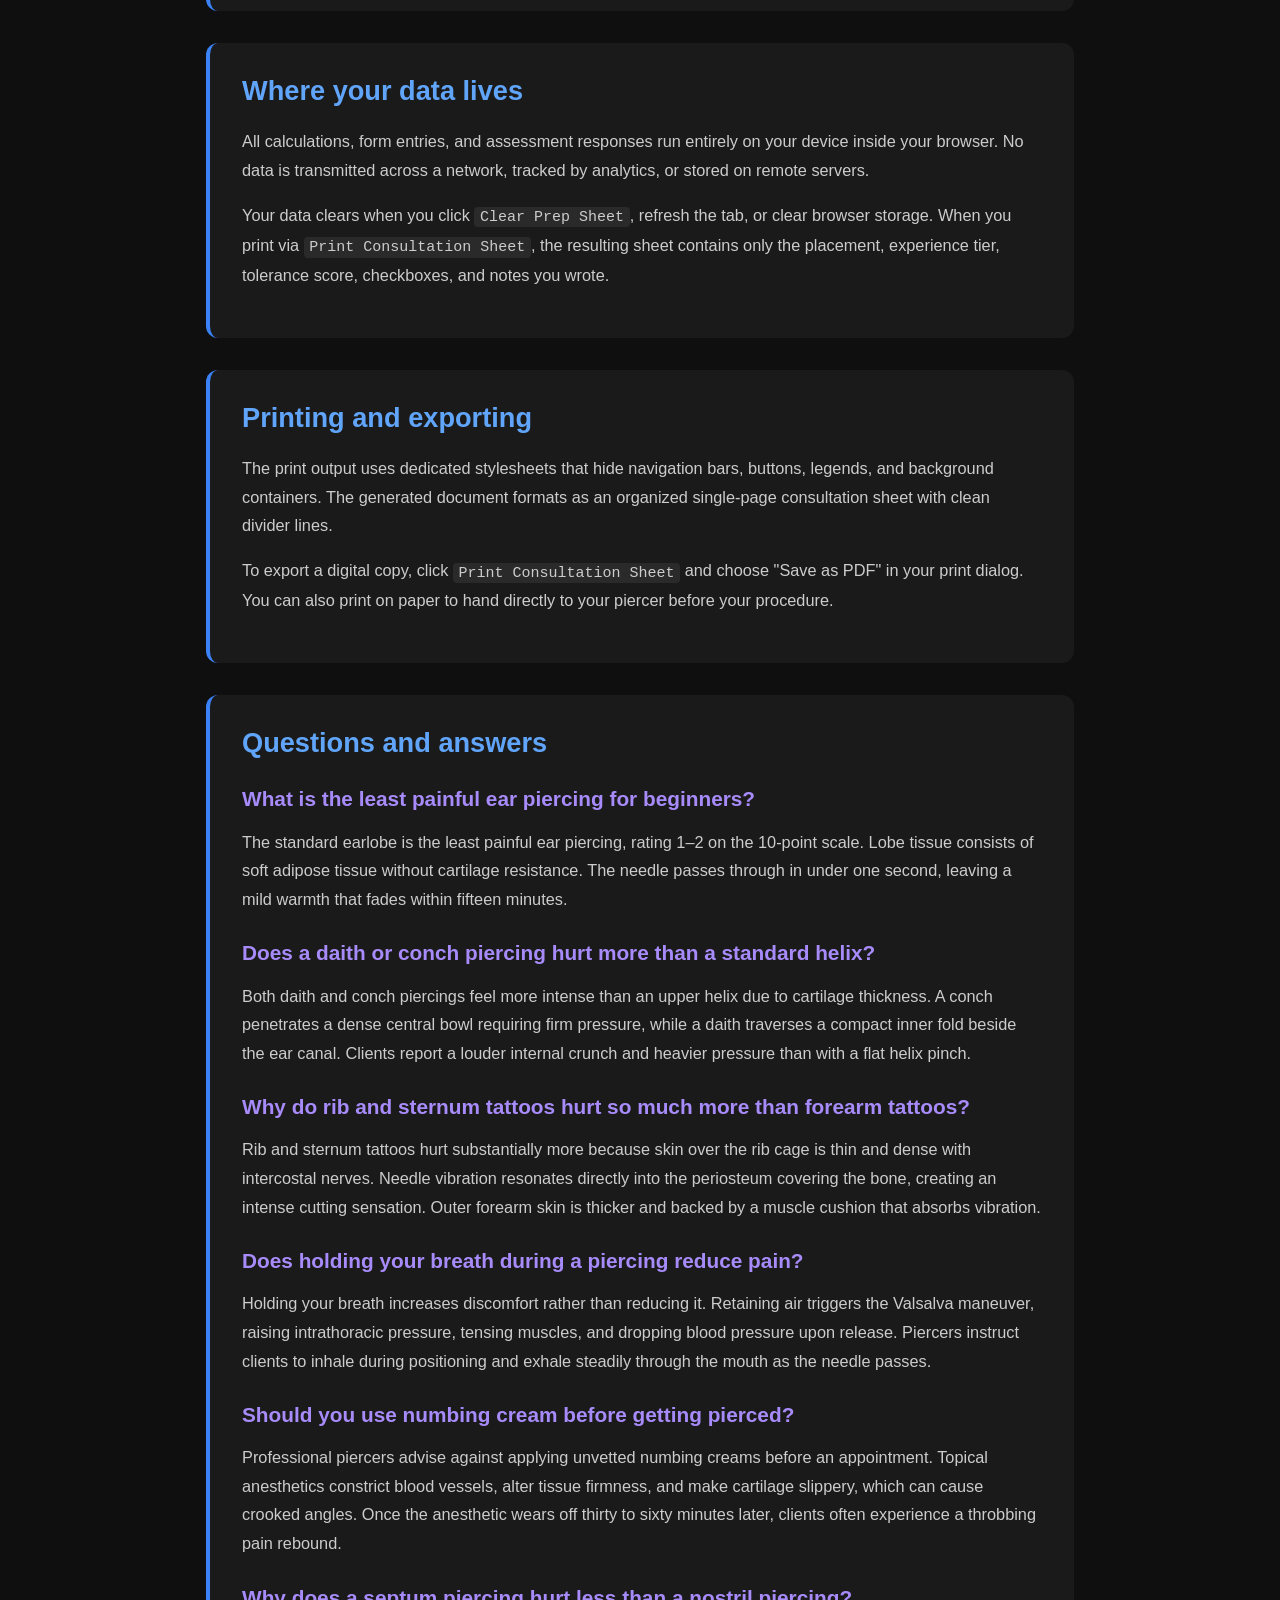
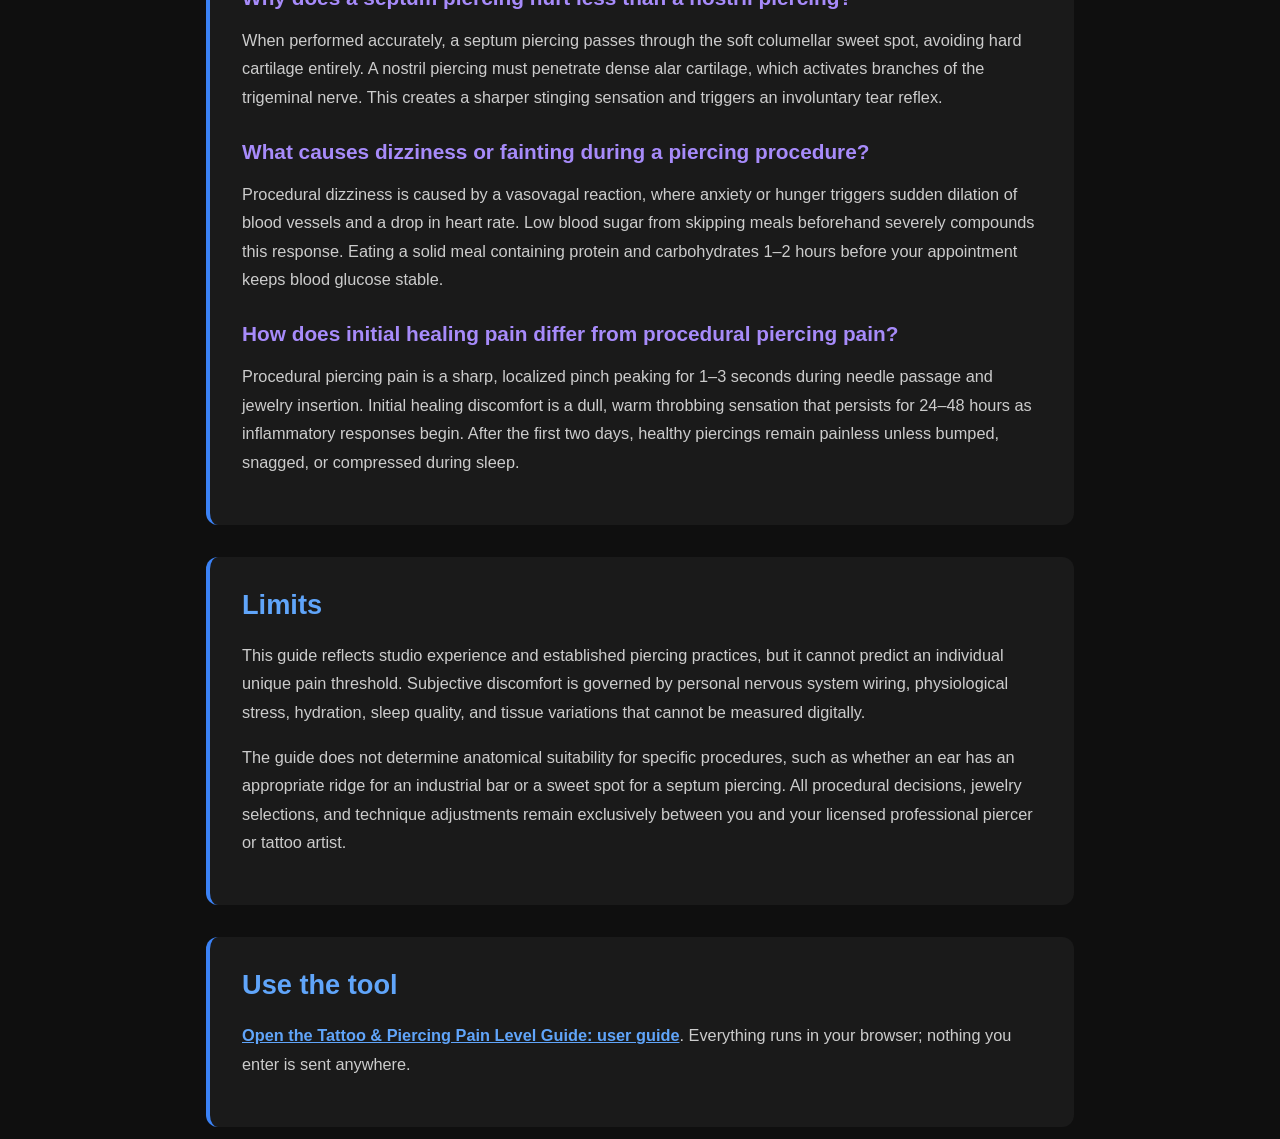
<file: documentation.html>
<!DOCTYPE html>
<html lang="en">
<head><meta name="robots" content="noindex,nofollow">
    <meta charset="UTF-8">
    <meta name="viewport" content="width=device-width, initial-scale=1.0">
    <title>Tattoo &amp; Piercing Pain Level Guide: user guide Documentation | Poli International</title>
    <meta name="description" content="The Tattoo &amp; Piercing Pain Level Guide provides comparative discomfort expectations across bodily placements, anatomical factors, breathing techniques, and an exportable studio consultation sheet for clients and artists.">
    <link rel="canonical" href="https://poliinternational.com/piercing-pain-guide/">
    <style>
        body { background: #0f0f0f; color: #fff; font-family: -apple-system, BlinkMacSystemFont, "Segoe UI", Roboto, sans-serif; margin: 0; padding: 0; }
        body.in-iframe .doc-hero h1 { display: none; }
        * { box-sizing: border-box; }
        .entry-content { max-width: 900px; margin: 0 auto; padding: 2rem 1rem; }
        .doc-hero { background: linear-gradient(135deg, #3B82F6, #8B5CF6); padding: 3rem 2rem; text-align: center; border-radius: 0.75rem; margin-bottom: 2rem; }
        .doc-hero h1 { font-size: 2.2rem; margin: 0 0 1rem; font-weight: 700; }
        .doc-hero p { font-size: 1.15rem; color: #E0E7FF; margin: 0; }
        .doc-hero .v2 { display: inline-block; margin-bottom: 1rem; padding: 0.2rem 0.75rem; border-radius: 999px; background: #10B981; color: #04241a; font-weight: 800; font-size: 0.8rem; letter-spacing: 0.08em; }
        .doc-section { margin: 2rem 0; padding: 2rem; background: #1a1a1a; border-radius: 0.75rem; border-left: 4px solid #3B82F6; }
        .doc-section h2 { color: #60A5FA; font-size: 1.7rem; margin: 0 0 1.25rem; font-weight: 600; }
        .doc-section h3 { color: #A78BFA; font-size: 1.3rem; margin: 1.75rem 0 0.75rem; font-weight: 600; }
        .doc-section p, .doc-section li { color: #ccc; line-height: 1.75; font-size: 1.02rem; }
        .doc-section ul, .doc-section ol { padding-left: 1.5rem; }
        .doc-section li { margin: 0.4rem 0; }
        .doc-section code { background: #2a2a2a; padding: 0.1rem 0.35rem; border-radius: 0.25rem; font-size: 0.92em; }
        .doc-section a { color: #60A5FA; font-weight: 600; }
        .highlight-box { background: linear-gradient(135deg, #1E3A8A, #4C1D95); padding: 1.25rem 1.5rem; border-radius: 0.5rem; margin: 1.5rem 0; border-left: 4px solid #10B981; }
        .highlight-box p { color: #E0E7FF; margin: 0; }
        table { width: 100%; border-collapse: collapse; margin: 1.5rem 0; }
        th, td { padding: 0.75rem; text-align: left; border: 1px solid #333; vertical-align: top; }
        th { background: #2a2a2a; color: #60A5FA; }
        td { color: #ccc; }
        .doc-langs { display: flex; flex-wrap: wrap; gap: 0.4rem; margin: 0 0 1.5rem; font-size: 0.9rem; }
        .doc-langs a, .doc-langs span { padding: 0.3rem 0.7rem; border-radius: 999px; border: 1px solid #333; text-decoration: none; }
        .doc-langs a { color: #60A5FA; }
        .doc-langs span { background: #1E3A8A; color: #E0E7FF; border-color: #1E3A8A; font-weight: 700; }
    </style>
</head>
<body>
<script>if (window.self !== window.top) document.body.classList.add('in-iframe');</script>
    <div class="entry-content">
        <nav class="doc-langs" aria-label="Documentation language"><span lang="en">English</span><a lang="fr" href="documentation-fr.html">Francais</a><a lang="de" href="documentation-de.html">Deutsch</a><a lang="es" href="documentation-es.html">Espanol</a><a lang="it" href="documentation-it.html">Italiano</a><a lang="nl" href="documentation-nl.html">Nederlands</a><a lang="pt" href="documentation-pt.html">Portugues</a><a lang="th" href="documentation-th.html">ไทย</a></nav>
        <div class="doc-hero">
            <span class="v2">V2</span>
            <h1>Tattoo &amp; Piercing Pain Level Guide: user guide</h1>
            <p>The Tattoo &amp; Piercing Pain Level Guide provides comparative discomfort expectations across bodily placements, anatomical factors, breathing techniques, and an exportable studio consultation sheet for clients and artists.</p>
        </div>
        <div class="doc-section">
        <h2>What it is for</h2>
        <p>This tool prepares individuals for the physical sensations of getting pierced or tattooed. The guide contextualizes procedural discomfort using nerve density, cartilage thickness, bone proximity, and procedural duration.</p>
        <p>Users can compare placements, review sensory profiles, and assess personal sensitivity factors. The tool also provides preparation protocols and produces a printable consultation sheet for studio appointments.</p>
        </div>
        <div class="doc-section">
        <h2>Who it is for</h2>
        <ul>
        <li><strong>First-time piercing and tattoo clients:</strong> Individuals seeking objective, anxiety-reducing expectations before booking.</li>
        <li><strong>Experienced collectors:</strong> Clients comparing high-intensity areas such as the ribs, sternum, daith, or nipple against previously healed work.</li>
        <li><strong>Professional piercers and tattoo artists:</strong> Practitioners seeking an educational reference during consultations to guide placement choices and vasovagal mitigation.</li>
        <li><strong>Studio counter staff:</strong> Front-desk teams assisting clients with consultation questions, appointment planning, and pre-procedure readiness.</li>
        </ul>
        </div>
        <div class="doc-section">
        <h2>How to use it</h2>
        <h3>Exploring placements on the Interactive Body Map</h3>
        <ol>
        <li>Select your view using <code>Front View</code>, <code>Back View</code>, or <code>Ear Placements</code>.</li>
        <li>Click any placement marker to open its sensation profile.</li>
        <li>Review placement details: <code>Sensory Experience</code>, <code>Why It Feels This Way</code>, <code>Sensation Duration</code>, <code>Typical Initial Healing Span</code>, <code>Aftercare Tenderness</code>, and <code>Factors That Influence Discomfort</code>.</li>
        <li>Check the rating on the 1–10 scale, categorized from <code>1–3 Minimal Discomfort</code> to <code>9–10 Severe Discomfort</code>.</li>
        </ol>
        <h3>Comparing two locations with Side-by-Side Placement Comparison</h3>
        <ol>
        <li>Scroll to <code>Side-by-Side Placement Comparison</code> or click <code>Side-by-Side Comparison</code>.</li>
        <li>Select your first target placement from <code>Placement A</code>.</li>
        <li>Select your second placement from <code>Placement B</code>.</li>
        <li>Click <code>Compare Placements</code> to review comparative scores, sensory profiles, duration, and healing differences.</li>
        </ol>
        <h3>Evaluating your baseline with the Pain Tolerance &amp; Sensitivity Assessment</h3>
        <ol>
        <li>Navigate to <code>Pain Tolerance &amp; Sensitivity Assessment</code>.</li>
        <li>Answer the seven multiple-choice questions.</li>
        <li>Click <code>Calculate Tolerance Assessment</code> to compute your score out of 21 points.</li>
        <li>Review your guidance tier: high resilience (17–21 points), balanced tolerance (12–16 points), or elevated sensitivity (7–11 points).</li>
        <li>Click <code>Transfer Results to Studio Prep Sheet ↓</code> to copy your score into the form, or click <code>Clear Answers</code> to reset.</li>
        </ol>
        <h3>Reviewing studio protocols in Preparation &amp; Coping Guidance</h3>
        <ol>
        <li>Open <code>Preparation &amp; Coping Guidance</code>.</li>
        <li>Click <code>What Actually Helps</code> to review nutrition, hydration, communication, and clothing strategies.</li>
        <li>Click <code>What Does NOT Help</code> to learn why alcohol, excessive caffeine, breath-holding, and unvetted numbing creams hinder procedures.</li>
        <li>Click <code>Breathing Cadence</code> to practice the 4-second breathing rhythm used during needle passage.</li>
        </ol>
        <h3>Generating and printing your Studio Consultation Prep Sheet</h3>
        <ol>
        <li>Scroll to <code>Studio Consultation Prep Sheet</code>.</li>
        <li>Enter your target location in <code>Intended Piercing Placement *</code>.</li>
        <li>Choose your background in <code>Prior Piercing Experience</code> and confirm <code>Self-Assessed Tolerance Tier</code>.</li>
        <li>Select applicable checkmarks under <code>Physiological Tendencies to Mention to Piercer</code>.</li>
        <li>Review recommended inquiries or type notes into <code>Additional Personal Notes &amp; Studio Questions</code>.</li>
        <li>Click <code>Print Consultation Sheet</code> to open your browser print preview.</li>
        </ol>
        <h3>Switching languages and visual themes</h3>
        <ol>
        <li>Click <code>Language</code> to switch between English, Deutsch, Español, Français, Italiano, Nederlands, Português, and ไทย.</li>
        <li>Click <code>Toggle dark mode</code> in the header to switch between light and dark themes.</li>
        </ol>
        </div>
        <div class="doc-section">
        <h2>What it does not do</h2>
        <ul>
        <li><strong>It does not calculate jewelry sizing or post lengths:</strong> For gauge conversions, millimeter diameters, barbell lengths, and initial swelling allowances, use the <a href="https://poliinternational.com/jewelry-size-visualizer/" target="_top">Jewelry Size Visualizer</a>.</li>
        <li><strong>It does not teach piercing needle angles or perpendicularity:</strong> For structural angle alignment, needle bevel entry, and preventing crooked healing channels, use the <a href="https://poliinternational.com/piercing-angle-guide/" target="_top">Piercing Angle Guide</a>.</li>
        <li><strong>It does not track tissue rejection or surface anchor migration:</strong> For diagnostic signs of migration, tissue thinning, rejection risk scores, and 90-degree surface barbell stabilization, use the <a href="https://poliinternational.com/piercing-migration-risk/" target="_top">Piercing Migration &amp; Rejection Guide</a>.</li>
        <li><strong>It does not provide medical diagnoses or prescribe pharmaceuticals:</strong> The tool cannot diagnose infections, prescribe antibiotics, or replace evaluation by a medical doctor or licensed practitioner.</li>
        </ul>
        </div>
        <div class="doc-section">
        <h2>Where your data lives</h2>
        <p>All calculations, form entries, and assessment responses run entirely on your device inside your browser. No data is transmitted across a network, tracked by analytics, or stored on remote servers.</p>
        <p>Your data clears when you click <code>Clear Prep Sheet</code>, refresh the tab, or clear browser storage. When you print via <code>Print Consultation Sheet</code>, the resulting sheet contains only the placement, experience tier, tolerance score, checkboxes, and notes you wrote.</p>
        </div>
        <div class="doc-section">
        <h2>Printing and exporting</h2>
        <p>The print output uses dedicated stylesheets that hide navigation bars, buttons, legends, and background containers. The generated document formats as an organized single-page consultation sheet with clean divider lines.</p>
        <p>To export a digital copy, click <code>Print Consultation Sheet</code> and choose "Save as PDF" in your print dialog. You can also print on paper to hand directly to your piercer before your procedure.</p>
        </div>
        <div class="doc-section">
        <h2>Questions and answers</h2>
        <h3>What is the least painful ear piercing for beginners?</h3>
        <p>The standard earlobe is the least painful ear piercing, rating 1–2 on the 10-point scale. Lobe tissue consists of soft adipose tissue without cartilage resistance. The needle passes through in under one second, leaving a mild warmth that fades within fifteen minutes.</p>
        <h3>Does a daith or conch piercing hurt more than a standard helix?</h3>
        <p>Both daith and conch piercings feel more intense than an upper helix due to cartilage thickness. A conch penetrates a dense central bowl requiring firm pressure, while a daith traverses a compact inner fold beside the ear canal. Clients report a louder internal crunch and heavier pressure than with a flat helix pinch.</p>
        <h3>Why do rib and sternum tattoos hurt so much more than forearm tattoos?</h3>
        <p>Rib and sternum tattoos hurt substantially more because skin over the rib cage is thin and dense with intercostal nerves. Needle vibration resonates directly into the periosteum covering the bone, creating an intense cutting sensation. Outer forearm skin is thicker and backed by a muscle cushion that absorbs vibration.</p>
        <h3>Does holding your breath during a piercing reduce pain?</h3>
        <p>Holding your breath increases discomfort rather than reducing it. Retaining air triggers the Valsalva maneuver, raising intrathoracic pressure, tensing muscles, and dropping blood pressure upon release. Piercers instruct clients to inhale during positioning and exhale steadily through the mouth as the needle passes.</p>
        <h3>Should you use numbing cream before getting pierced?</h3>
        <p>Professional piercers advise against applying unvetted numbing creams before an appointment. Topical anesthetics constrict blood vessels, alter tissue firmness, and make cartilage slippery, which can cause crooked angles. Once the anesthetic wears off thirty to sixty minutes later, clients often experience a throbbing pain rebound.</p>
        <h3>Why does a septum piercing hurt less than a nostril piercing?</h3>
        <p>When performed accurately, a septum piercing passes through the soft columellar sweet spot, avoiding hard cartilage entirely. A nostril piercing must penetrate dense alar cartilage, which activates branches of the trigeminal nerve. This creates a sharper stinging sensation and triggers an involuntary tear reflex.</p>
        <h3>What causes dizziness or fainting during a piercing procedure?</h3>
        <p>Procedural dizziness is caused by a vasovagal reaction, where anxiety or hunger triggers sudden dilation of blood vessels and a drop in heart rate. Low blood sugar from skipping meals beforehand severely compounds this response. Eating a solid meal containing protein and carbohydrates 1–2 hours before your appointment keeps blood glucose stable.</p>
        <h3>How does initial healing pain differ from procedural piercing pain?</h3>
        <p>Procedural piercing pain is a sharp, localized pinch peaking for 1–3 seconds during needle passage and jewelry insertion. Initial healing discomfort is a dull, warm throbbing sensation that persists for 24–48 hours as inflammatory responses begin. After the first two days, healthy piercings remain painless unless bumped, snagged, or compressed during sleep.</p>
        </div>
        <div class="doc-section">
        <h2>Limits</h2>
        <p>This guide reflects studio experience and established piercing practices, but it cannot predict an individual unique pain threshold. Subjective discomfort is governed by personal nervous system wiring, physiological stress, hydration, sleep quality, and tissue variations that cannot be measured digitally.</p>
        <p>The guide does not determine anatomical suitability for specific procedures, such as whether an ear has an appropriate ridge for an industrial bar or a sweet spot for a septum piercing. All procedural decisions, jewelry selections, and technique adjustments remain exclusively between you and your licensed professional piercer or tattoo artist.</p>
        </div>
        <div class="doc-section">
            <h2>Use the tool</h2>
            <p><a href="https://poliinternational.com/piercing-pain-guide/" target="_top">Open the Tattoo &amp; Piercing Pain Level Guide: user guide</a>. Everything runs in your browser; nothing you enter is sent anywhere.</p>
        </div>
    </div>
</body>
</html>
</file>
